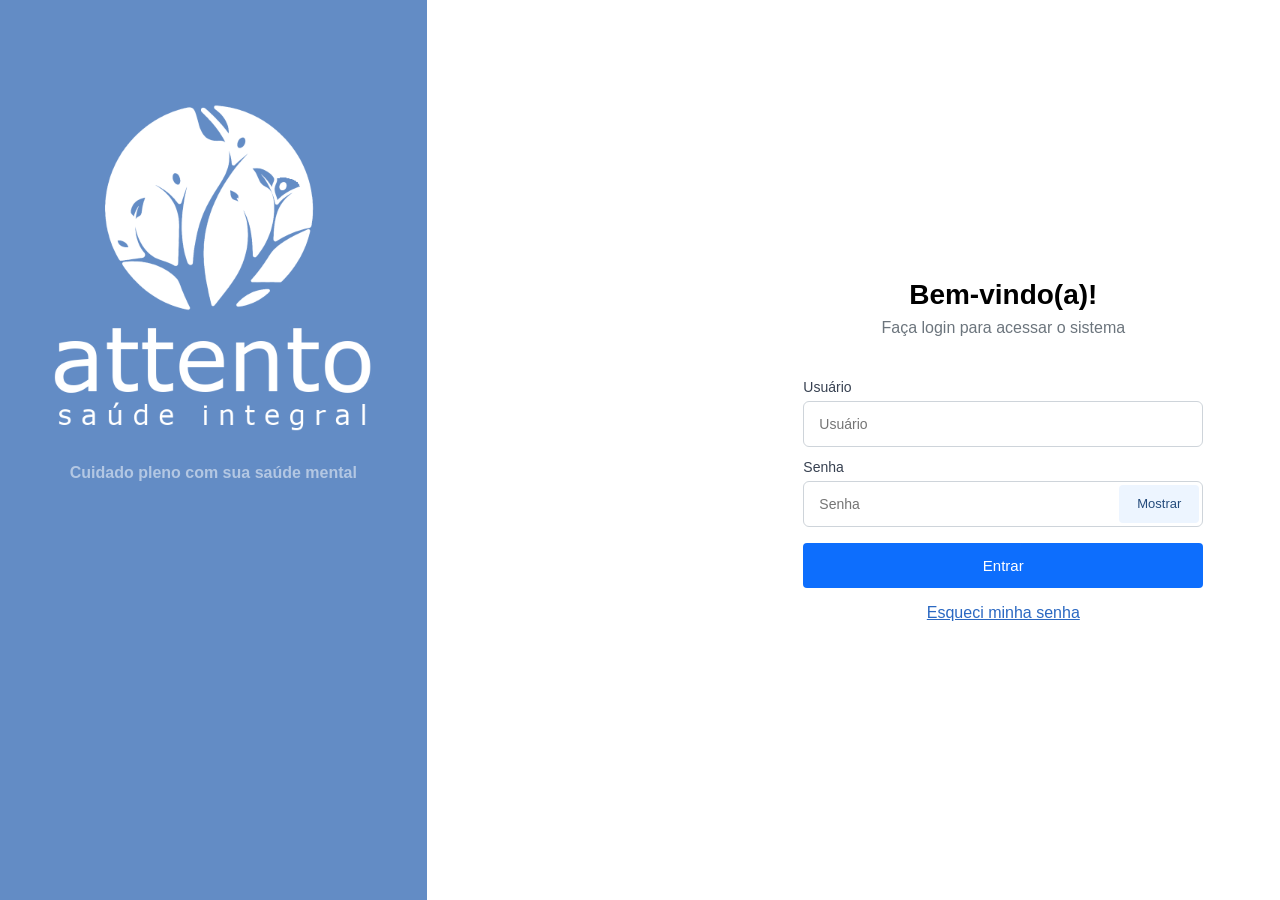
<file: index.html>
<!DOCTYPE html>
<html lang="pt-BR">
<head>
    <meta charset="UTF-8">
    <meta name="viewport" content="width=device-width, initial-scale=1.0">
    <title>Portal Attento</title>
    <link rel="stylesheet" href="style.css">
<script src="script.js" defer></script>
</head>
<body class="pagina-login">
    
    <div class="container">
        <!-- Left Panel -->
       <div class="lado-esquerdo" >
       <img src="assets/web-app-manifest-512x512-white.png" alt="Logo completa" class="img-fluid">
       <h4>Cuidado pleno com sua saúde mental</h4>
    </div>
    
       <svg class="lineart" >
        <image href="assets/web-app-manifest-512x512-white-lineart2.png" alt="Logo lineart"  /> 
       </svg>
          

        <!-- Right Panel -->
        <div class="lado-direito">
            <div class="login-box">
                <h2>Bem-vindo(a)!</h2>
                <p>Faça login para acessar o sistema</p>
                
                <form class="login-form" action="dashboard.html">
                    <label for="usuarioLogin">Usuário</label><input type="text" id="usuarioLogin" autocomplete="username" placeholder="Usuário" required>
                    <label for="senhaLogin">Senha</label><div class="campo-senha"><input type="password" id="senhaLogin" autocomplete="current-password" placeholder="Senha" required><button type="button" id="btnMostrarSenha" aria-controls="senhaLogin" aria-label="Mostrar senha" aria-pressed="false">Mostrar</button></div>
                    <button type="submit">Entrar</button><a href="#dialogRecuperacao" id="recuperarSenha" class="recuperar-senha" aria-haspopup="dialog" aria-controls="dialogRecuperacao">Esqueci minha senha</a>
                </form>
            </div>
        </div>
    </div>
<dialog id="dialogRecuperacao" class="modal" aria-labelledby="dialogRecuperacaoTitulo"><div class="modal-topo"><h2 id="dialogRecuperacaoTitulo">Recuperação de senha</h2><button type="button" class="fechar-modal" data-fechar="dialogRecuperacao" aria-label="Fechar Recuperação de senha">×</button></div><p>Para recuperar sua senha, entre em contato com o administrador do sistema.</p><form method="dialog" class="modal-botoes"><button class="botao-principal" autofocus>Entendi</button></form></dialog>
</body>
</html>
</file>
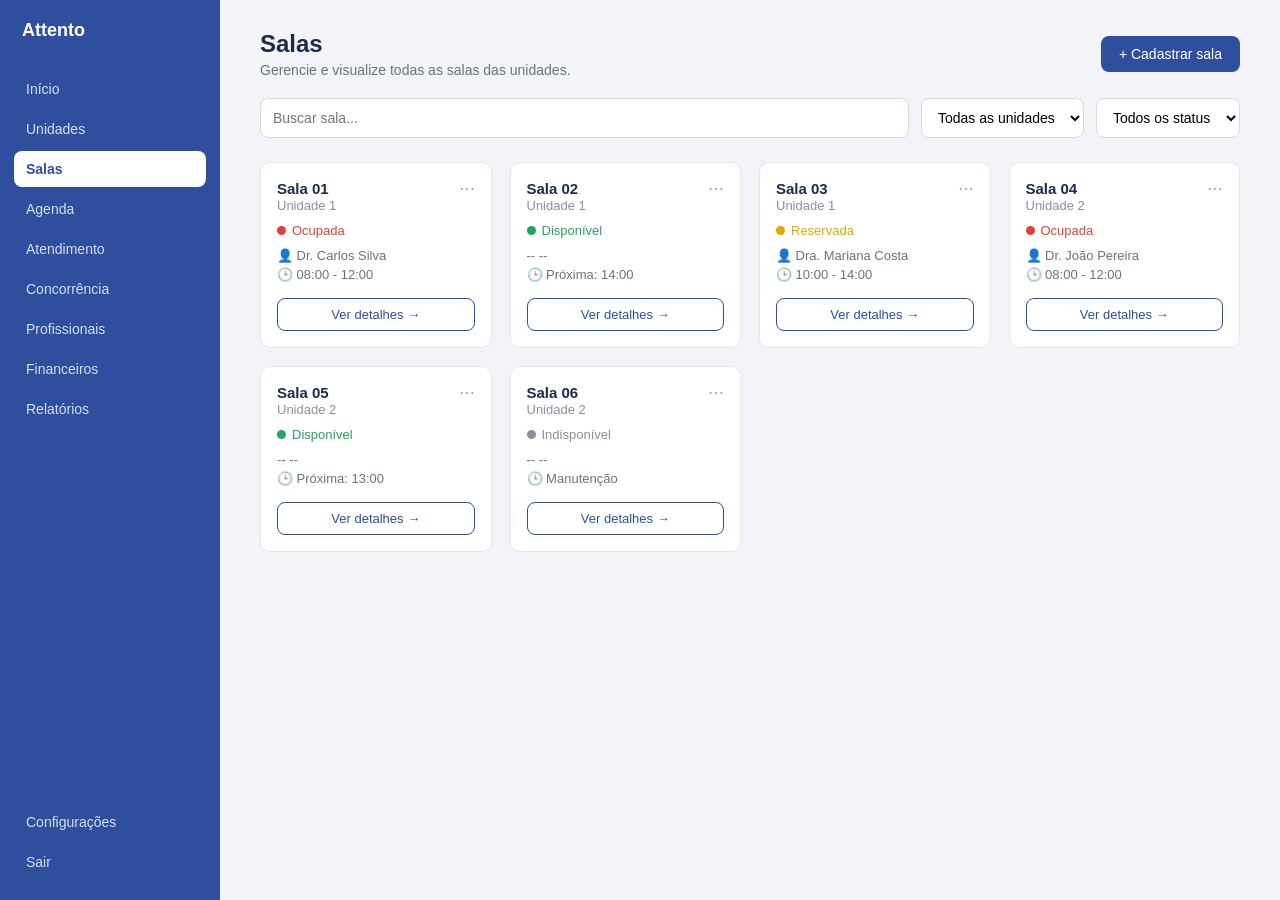
<file: salas/index.html>
<!DOCTYPE html>
<html lang="pt-br">
<head>
  <meta charset="UTF-8">
  <meta name="viewport" content="width=device-width, initial-scale=1.0">
  <title>Attento - Salas</title>
  <link rel="stylesheet" href="style.css">
</head>
<body>

  <div class="app">

    <!-- MENU LATERAL -->
    <aside class="menu">
      <div class="logo">
        <span class="logo-icone"></span>
        <span class="logo-texto">Attento</span>
      </div>

      <nav class="menu-lista">
        <!-- data-pagina serve pra gente saber em qual aba a pessoa clicou -->
        <button class="menu-item" data-pagina="inicio">Início</button>
        <button class="menu-item" data-pagina="unidades">Unidades</button>
        <button class="menu-item ativo" data-pagina="salas">Salas</button>
        <button class="menu-item" data-pagina="agenda">Agenda</button>
        <button class="menu-item" data-pagina="atendimento">Atendimento</button>
        <button class="menu-item" data-pagina="concorrencia">Concorrência</button>
        <button class="menu-item" data-pagina="profissionais">Profissionais</button>
        <button class="menu-item" data-pagina="financeiros">Financeiros</button>
        <button class="menu-item" data-pagina="relatorios">Relatórios</button>
      </nav>

      <div class="menu-rodape">
        <button class="menu-item" data-pagina="config">Configurações</button>
        <button class="menu-item" data-pagina="sair">Sair</button>
      </div>
    </aside>

    <!-- CONTEÚDO -->
    <main class="conteudo">

      <div class="topo-pagina">
        <div>
          <h1>Salas</h1>
          <p class="subtitulo">Gerencie e visualize todas as salas das unidades.</p>
        </div>
        <button id="btnNovaSala" class="botao-principal">+ Cadastrar sala</button>
      </div>

      <!-- FILTROS -->
      <div class="filtros">
        <input type="text" id="campoBusca" placeholder="Buscar sala...">

        <select id="filtroUnidade">
          <option value="todas">Todas as unidades</option>
          <option value="Unidade 1">Unidade 1</option>
          <option value="Unidade 2">Unidade 2</option>
        </select>

        <select id="filtroStatus">
          <option value="todos">Todos os status</option>
          <option value="Ocupada">Ocupada</option>
          <option value="Disponível">Disponível</option>
          <option value="Reservada">Reservada</option>
          <option value="Indisponível">Indisponível</option>
        </select>
      </div>

      <!-- AQUI ENTRAM OS CARDS DAS SALAS -->
      <div class="grade-salas" id="listaDeSalas">
        <!-- os cards são criados pelo script.js, olha lá o array "salas" -->
      </div>

    </main>
  </div>

  <!-- Um "modelo" de card, escondido, que o JS copia pra cada sala -->
  <template id="modeloCard">
    <div class="card-sala">
      <div class="card-topo">
        <h3 class="card-nome"></h3>
        <span class="card-menu">⋯</span>
      </div>
      <p class="card-unidade"></p>

      <div class="card-status">
        <span class="bolinha-status"></span>
        <span class="texto-status"></span>
      </div>

      <p class="card-profissional"></p>
      <p class="card-horario"></p>

      <button class="botao-detalhes">Ver detalhes →</button>
    </div>
  </template>

  <script src="script.js"></script>
</body>
</html>
</file>
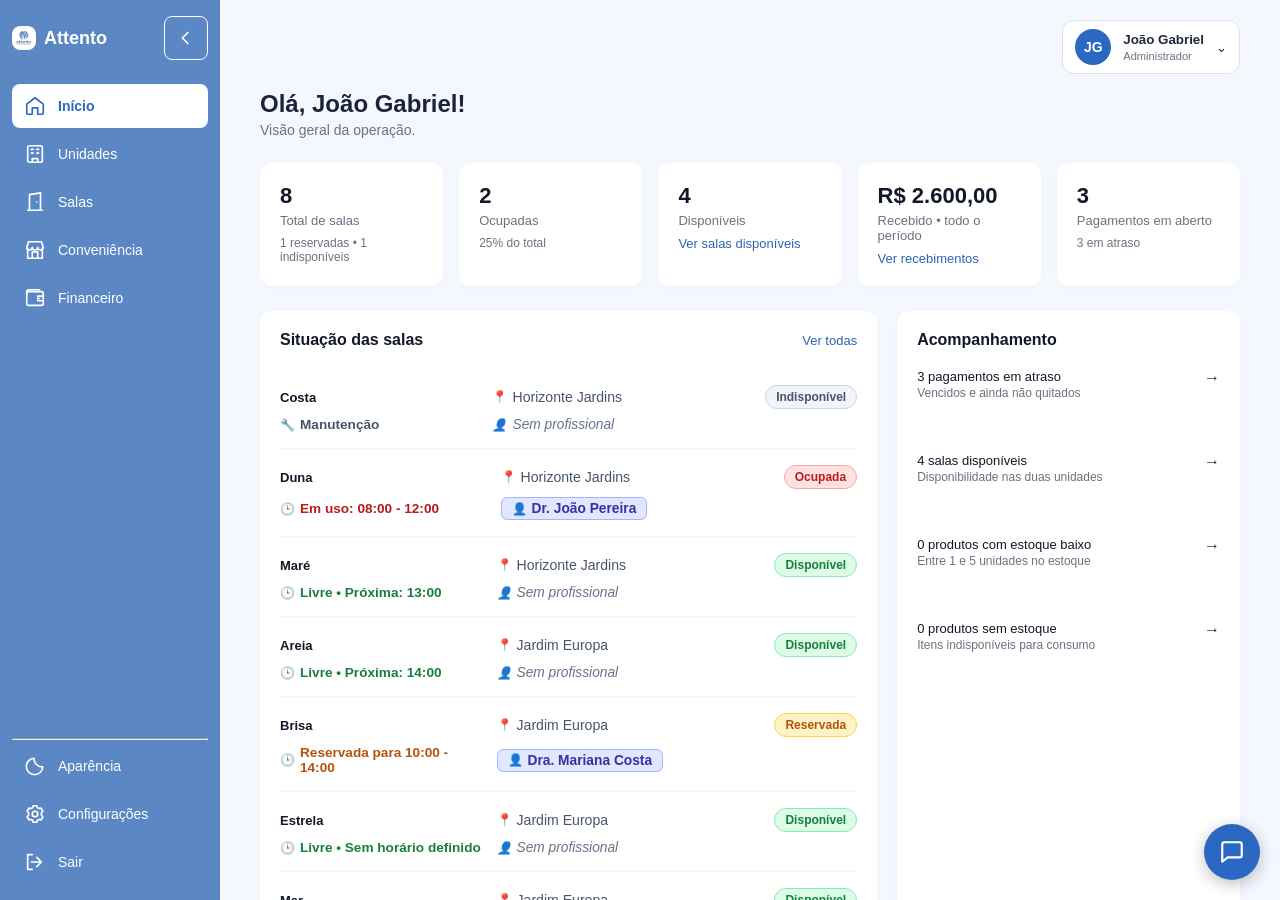
<file: dashboard.html>
<!DOCTYPE html>
<html lang="pt-BR">
<head>
    <meta charset="UTF-8">
    <meta name="viewport" content="width=device-width, initial-scale=1.0">
    <title>Dashboard</title>
    <link rel="stylesheet" href="style.css">
    <link rel="stylesheet" href="https://cdnjs.cloudflare.com/ajax/libs/font-awesome/6.4.0/css/all.min.css">
    <script src="script.js" defer></script>
</head>

<body class="has-sidebar pagina-dashboard">
    <div class="dashboard-container"> 
<!-- MENU LATERAL -->
  <!-- Sidebar -->
  <aside class="menu sidebar" id="menuLateral" aria-label="Menu lateral">
  <div class="sidebar-header"><button type="button" class="menu-movel-fechar" id="btnFecharMenuMovel" aria-label="Fechar menu">×</button>
    <a class="logo" href="dashboard.html" aria-label="Attento — início" title="Attento — início">
      <span class="logo-icone"><img src="assets/favicon-96x96.png" alt=""></span>
      <span class="menu-label">Attento</span>
    </a>
    <button type="button" id="btnRecolherMenu" class="sidebar-toggle" aria-label="Recolher menu" title="Recolher menu" aria-expanded="true" aria-controls="menuLateral"><svg class="sidebar-icon" viewBox="0 0 24 24" fill="none" stroke="currentColor" stroke-width="1.8" stroke-linecap="round" stroke-linejoin="round" aria-hidden="true" focusable="false"><path d="m14 6-6 6 6 6"/></svg></button>
  </div>
  <nav class="menu-lista" aria-label="Navegação principal">
    <a href="dashboard.html" class="menu-item" aria-label="Início" title="Início" aria-current="page"><svg class="sidebar-icon" viewBox="0 0 24 24" fill="none" stroke="currentColor" stroke-width="1.8" stroke-linecap="round" stroke-linejoin="round" aria-hidden="true" focusable="false"><path d="m3 10 9-7 9 7v10a1 1 0 0 1-1 1h-5v-7H9v7H4a1 1 0 0 1-1-1z"/></svg><span class="menu-label">Início</span></a>
    <a href="unidades.html" class="menu-item" aria-label="Unidades" title="Unidades"><svg class="sidebar-icon" viewBox="0 0 24 24" fill="none" stroke="currentColor" stroke-width="1.8" stroke-linecap="round" stroke-linejoin="round" aria-hidden="true" focusable="false"><rect x="4" y="3" width="16" height="18" rx="2"/><path d="M9 21v-4h6v4M8 7h2m4 0h2M8 11h2m4 0h2"/></svg><span class="menu-label">Unidades</span></a>
    <a href="salas.html" class="menu-item" aria-label="Salas" title="Salas"><svg class="sidebar-icon" viewBox="0 0 24 24" fill="none" stroke="currentColor" stroke-width="1.8" stroke-linecap="round" stroke-linejoin="round" aria-hidden="true" focusable="false"><path d="M4 21h16M6 21V4l12-2v19M14 12h.01"/></svg><span class="menu-label">Salas</span></a>
    <a href="conveniencia.html" class="menu-item" aria-label="Conveniência" title="Conveniência"><svg class="sidebar-icon" viewBox="0 0 24 24" fill="none" stroke="currentColor" stroke-width="1.8" stroke-linecap="round" stroke-linejoin="round" aria-hidden="true" focusable="false"><path d="m3 9 2-6h14l2 6M4 10v11h16V10M9 21v-7h6v7"/><path d="M3 9a3 3 0 0 0 6 0 3 3 0 0 0 6 0 3 3 0 0 0 6 0"/></svg><span class="menu-label">Conveniência</span></a>
    <a href="financeiro.html" class="menu-item" aria-label="Financeiro" title="Financeiro"><svg class="sidebar-icon" viewBox="0 0 24 24" fill="none" stroke="currentColor" stroke-width="1.8" stroke-linecap="round" stroke-linejoin="round" aria-hidden="true" focusable="false"><rect x="3" y="5" width="18" height="15" rx="2"/><path d="M3 7V5a2 2 0 0 1 2-2h12M21 10h-6v5h6M17 12.5h.01"/></svg><span class="menu-label">Financeiro</span></a>
  </nav>
  <div class="menu-rodape">
    <hr>
    <div class="theme-selector">
      <button type="button" class="menu-item" id="btnTema" aria-label="Aparência" title="Aparência" aria-expanded="false" aria-haspopup="true" aria-controls="menuTema">
        <svg class="sidebar-icon" viewBox="0 0 24 24" fill="none" stroke="currentColor" stroke-width="1.8" stroke-linecap="round" stroke-linejoin="round" aria-hidden="true" focusable="false"><path d="M20.5 13A9 9 0 0 1 11 3.5 9 9 0 1 0 20.5 13Z"/></svg><span id="textoTema" class="menu-label">Aparência</span>
      </button>
      <div class="theme-dropdown" id="menuTema" hidden>
        <button type="button" class="theme-option" data-theme="system"><span aria-hidden="true">◐</span><span>Automático</span><span class="theme-check"></span></button>
<button type="button" class="theme-option" data-theme="light"><span aria-hidden="true">☀️</span><span>Claro</span><span class="theme-check"></span></button>
        <button type="button" class="theme-option" data-theme="dark"><span aria-hidden="true">🌙</span><span>Escuro</span><span class="theme-check"></span></button>
      </div>
    </div>
    <button type="button" class="menu-item" id="btnConfiguracoes" data-pagina="config" aria-label="Configurações" title="Configurações" aria-haspopup="dialog" aria-controls="dialogConfiguracoes"><svg class="sidebar-icon" viewBox="0 0 24 24" fill="none" stroke="currentColor" stroke-width="1.8" stroke-linecap="round" stroke-linejoin="round" aria-hidden="true" focusable="false"><path d="m10 3-.6 2.2-2 .9-2-.6-2 3.5 1.6 1.6v2.8L3.4 15l2 3.5 2-.6 2 .9.6 2.2h4l.6-2.2 2-.9 2 .6 2-3.5-1.6-1.6v-2.8L20.6 9l-2-3.5-2 .6-2-.9L14 3Z"/><circle cx="12" cy="12" r="3"/></svg><span class="menu-label">Configurações</span></button>
    <a href="index.html" class="menu-item" data-pagina="sair" aria-label="Sair" title="Sair"><svg class="sidebar-icon" viewBox="0 0 24 24" fill="none" stroke="currentColor" stroke-width="1.8" stroke-linecap="round" stroke-linejoin="round" aria-hidden="true" focusable="false"><path d="M9 4H4v16h5m5-13 5 5-5 5m-6-5h11"/></svg><span class="menu-label">Sair</span></a>
  </div>
</aside>

<!-- Main Content -->
  <main class="main-content">     
    <!-- Header -->
    <header class="barra-usuario"><button type="button" id="btnMenuMovel" class="menu-movel-toggle" aria-controls="menuLateral" aria-expanded="false"><span aria-hidden="true">☰</span> Menu</button><button type="button" id="btnUsuario" class="usuario-botao" aria-haspopup="dialog" aria-controls="dialogUsuario"><span class="avatar" aria-hidden="true">JG</span><span><strong data-nome-usuario>João Gabriel</strong><small>Administrador</small></span><span aria-hidden="true">⌄</span></button></header>
<section class="page-header"><h1 data-saudacao-usuario>Olá, João Gabriel!</h1><p>Visão geral da operação.</p></section>
<section class="kpi-cards" aria-label="Indicadores da operação">
  <div class="card kpi-card"><div class="kpi-value" id="kpiTotalSalas">—</div><div class="kpi-label">Total de salas</div><div class="kpi-subtext" id="kpiOutrosStatus"></div></div>
  <div class="card kpi-card"><div class="kpi-value" id="kpiOcupadas">—</div><div class="kpi-label">Ocupadas</div><div class="kpi-subtext" id="kpiOcupacao"></div></div>
  <div class="card kpi-card"><div class="kpi-value" id="kpiDisponiveis">—</div><div class="kpi-label">Disponíveis</div><a class="view-all" href="salas.html?status=Dispon%C3%ADvel">Ver salas disponíveis</a></div>
  <div class="card kpi-card"><div class="kpi-value" id="kpiRecebido">—</div><div class="kpi-label">Recebido • todo o período</div><a class="view-all" href="financeiro.html?status=Pago">Ver recebimentos</a></div>
  <div class="card kpi-card"><div class="kpi-value" id="kpiPendentes">—</div><div class="kpi-label">Pagamentos em aberto</div><div class="kpi-subtext" id="kpiAtrasados"></div></div>
</section>
<section class="bottom-grid">
  <div class="card agenda-card"><div class="card-header"><h2>Situação das salas</h2><a href="salas.html" class="view-all">Ver todas</a></div><div id="agendaDashboard" class="agenda-list"></div></div>
  <div class="card pendencias-card"><div class="card-header"><h2>Acompanhamento</h2></div><div id="pendenciasDashboard" class="pendencias-list"></div></div>
</section>
</main>
    </div>

  <dialog id="dialogConfiguracoes" class="modal modal-configuracoes" aria-labelledby="tituloConfiguracoes">
  <div class="modal-topo"><h2 id="tituloConfiguracoes">Configurações</h2><button type="button" class="fechar-modal" data-fechar="dialogConfiguracoes" aria-label="Fechar configurações">×</button></div>
  <form id="formConfiguracoes">
    <p id="erroConfiguracoes" class="erro-formulario" role="alert" hidden></p>
    <section class="config-secao" aria-labelledby="configAparenciaTitulo">
      <h3 id="configAparenciaTitulo">Aparência</h3>
      <label for="configTema">Tema</label><select id="configTema"><option value="system">Automático — acompanhar o dispositivo</option><option value="light">Claro</option><option value="dark">Escuro</option></select>
    </section>
    <section class="config-secao" aria-labelledby="configUsuarioTitulo">
      <h3 id="configUsuarioTitulo">Dados do usuário</h3>
      <label for="configNome">Nome</label><input id="configNome" type="text" maxlength="80" required autocomplete="name">
      <div class="config-foto-linha"><span id="configFotoPreview" class="config-foto-preview" aria-label="Prévia da foto"></span><div>
        <label for="configFoto">Alterar foto</label><input id="configFoto" type="file" accept="image/jpeg,image/png,image/webp" aria-describedby="configFotoAjuda">
        <p id="configFotoAjuda" class="config-ajuda">JPG, PNG ou WebP de até 2 MB.</p><button type="button" class="botao-secundario" id="btnRemoverFoto">Remover foto</button>
      </div></div>
    </section>
    <div class="modal-botoes"><button type="button" class="botao-cancelar" data-fechar="dialogConfiguracoes">Cancelar</button><button type="submit" class="botao-principal" id="btnSalvarConfiguracoes">Salvar alterações</button></div>
  </form>
  <section class="config-secao config-restauracao" aria-labelledby="configRestauracaoTitulo">
    <h3 id="configRestauracaoTitulo">Restauração de dados</h3><p class="config-ajuda">Escolha os dados que deseja restaurar. Cada ação pede confirmação e recarrega a página.</p>
    <div class="config-acoes"><button type="button" class="botao-secundario" id="btnRestaurarSalas">Restaurar salas</button><button type="button" class="botao-secundario" id="btnRestaurarConveniencia">Restaurar Conveniência</button></div>
    <p id="resultadoRestauracao" role="status"></p>
  </section>
  <section class="config-secao" aria-labelledby="configSuporteTitulo"><h3 id="configSuporteTitulo">Suporte técnico</h3><p class="config-ajuda">Descreva o problema e gere um arquivo para encaminhar ao suporte.</p><button type="button" class="botao-secundario" id="btnAbrirChamado" aria-haspopup="dialog" aria-controls="dialogSuporte">Abrir chamado</button></section>
</dialog>
<dialog id="dialogSuporte" class="modal modal-suporte" aria-labelledby="tituloSuporte">
 <div class="modal-topo"><h2 id="tituloSuporte">Abrir chamado — Suporte técnico</h2><button type="button" class="fechar-modal" data-fechar="dialogSuporte" aria-label="Fechar suporte técnico">×</button></div>
 <p class="config-ajuda">Preencha os dados e baixe o chamado para encaminhá-lo à equipe de suporte. O arquivo não é enviado automaticamente.</p>
 <form id="formSuporte"><p id="erroSuporte" class="erro-formulario" role="alert" hidden></p>
  <label for="suporteCategoria">Categoria</label><select id="suporteCategoria"><option value="Erro de funcionamento">Erro de funcionamento</option><option value="Dúvida de uso">Dúvida de uso</option><option value="Sugestão de melhoria">Sugestão de melhoria</option><option value="Outro">Outro</option></select>
  <label for="suporteAssunto">Assunto</label><input id="suporteAssunto" type="text" required maxlength="120">
  <label for="suporteDescricao">Descrição</label><textarea id="suporteDescricao" rows="5" required maxlength="3000" placeholder="Explique o que aconteceu e como reproduzir o problema."></textarea>
  <p id="resultadoSuporte" role="status"></p>
  <div class="modal-botoes"><button type="button" class="botao-cancelar" data-fechar="dialogSuporte">Cancelar</button><button type="submit" class="botao-principal">Baixar chamado</button></div>
 </form>
</dialog>
<dialog id="dialogDescartar" class="modal" aria-labelledby="tituloDescartar"><div class="modal-topo"><h2 id="tituloDescartar">Descartar alterações?</h2></div><p>Há alterações não salvas. Deseja descartá-las?</p><form method="dialog" class="modal-botoes"><button class="botao-cancelar" value="continuar" autofocus>Continuar editando</button><button class="botao-principal" value="descartar">Descartar</button></form></dialog>


<dialog id="dialogUsuario" class="modal" aria-labelledby="dialogUsuarioTitulo"><div class="modal-topo"><h2 id="dialogUsuarioTitulo">Usuário</h2><button type="button" class="fechar-modal" data-fechar="dialogUsuario" aria-label="Fechar Usuário">×</button></div><div class="perfil-foto" data-foto-usuario></div><dl class="perfil-dados"><dt>Nome</dt><dd data-nome-usuario>João Gabriel</dd><dt>Perfil</dt><dd>Administrador</dd></dl><form method="dialog" class="modal-botoes"><button class="botao-principal" autofocus>Fechar</button></form></dialog>
<dialog id="dialogConfirmacao" class="modal" aria-labelledby="dialogConfirmacaoTitulo"><div class="modal-topo"><h2 id="dialogConfirmacaoTitulo">Confirmar exclusão</h2><button type="button" class="fechar-modal" data-fechar="dialogConfirmacao" aria-label="Fechar Confirmar exclusão">×</button></div><p id="textoConfirmacao"></p><form method="dialog" class="modal-botoes"><button class="botao-cancelar" value="cancelar" autofocus>Cancelar</button><button class="botao-principal" value="confirmar">Excluir</button></form></dialog>
<div id="mensagensSistema" class="mensagens-sistema" role="status" aria-live="polite" aria-atomic="true"></div><div id="acoesDesfazer" class="acoes-desfazer" aria-label="Exclusões que podem ser desfeitas"></div>
<button type="button" id="fundoMenuMovel" class="fundo-menu-movel" aria-label="Fechar menu" tabindex="-1" hidden></button>
</body>
</html>
</file>
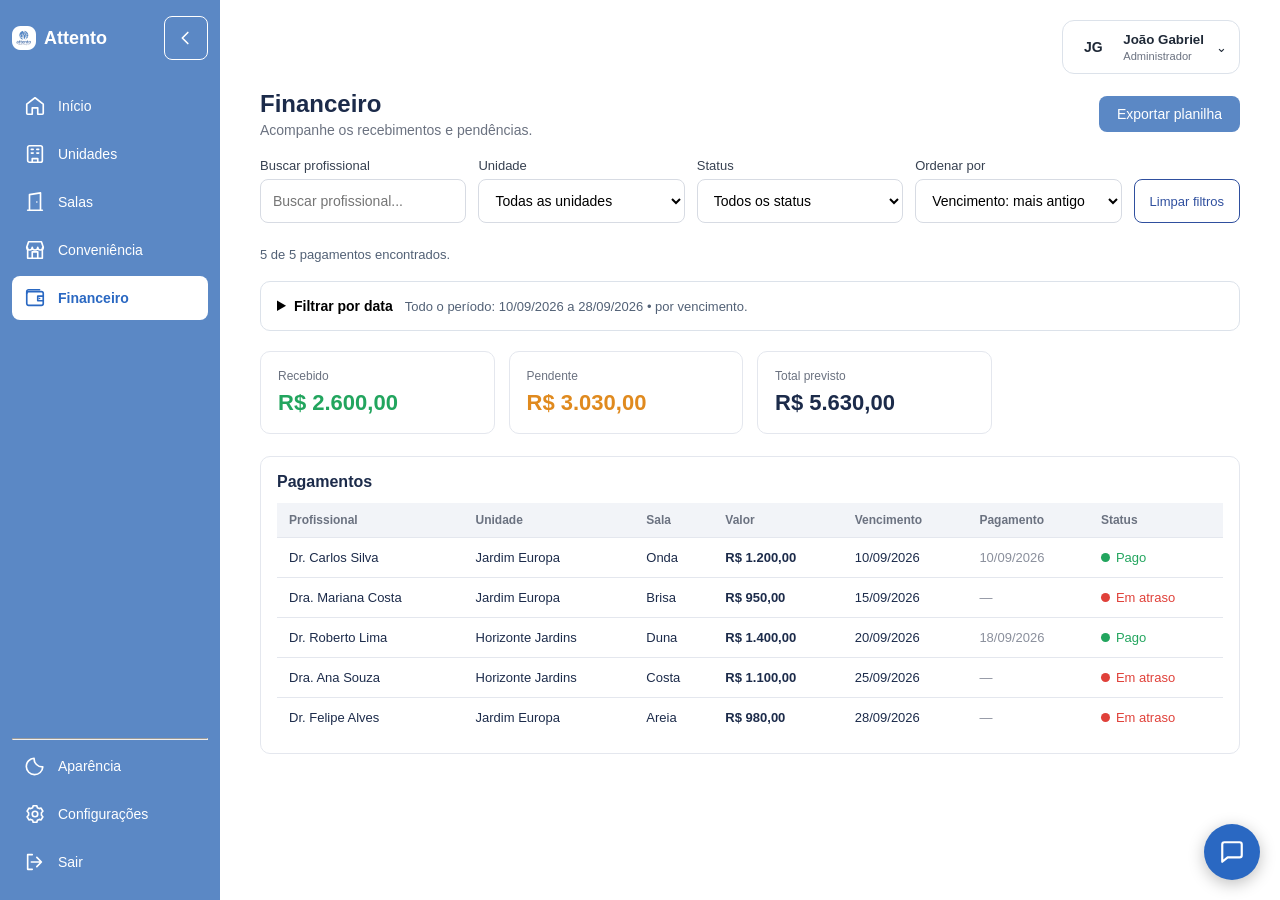
<file: financeiro.html>
<!DOCTYPE html>
<html lang="pt-br">
<head>
  <meta charset="UTF-8">
  <meta name="viewport" content="width=device-width, initial-scale=1.0">
  <title>Attento - Financeiro</title>
  <link rel="stylesheet" href="style.css">
    <script src="script.js" defer></script>
</head>
<body class="has-sidebar">
  <div class="app">

<!-- MENU LATERAL -->
    <aside class="menu sidebar" id="menuLateral" aria-label="Menu lateral">
  <div class="sidebar-header"><button type="button" class="menu-movel-fechar" id="btnFecharMenuMovel" aria-label="Fechar menu">×</button>
    <a class="logo" href="dashboard.html" aria-label="Attento — início" title="Attento — início">
      <span class="logo-icone"><img src="assets/favicon-96x96.png" alt=""></span>
      <span class="menu-label">Attento</span>
    </a>
    <button type="button" id="btnRecolherMenu" class="sidebar-toggle" aria-label="Recolher menu" title="Recolher menu" aria-expanded="true" aria-controls="menuLateral"><svg class="sidebar-icon" viewBox="0 0 24 24" fill="none" stroke="currentColor" stroke-width="1.8" stroke-linecap="round" stroke-linejoin="round" aria-hidden="true" focusable="false"><path d="m14 6-6 6 6 6"/></svg></button>
  </div>
  <nav class="menu-lista" aria-label="Navegação principal">
    <a href="dashboard.html" class="menu-item" aria-label="Início" title="Início"><svg class="sidebar-icon" viewBox="0 0 24 24" fill="none" stroke="currentColor" stroke-width="1.8" stroke-linecap="round" stroke-linejoin="round" aria-hidden="true" focusable="false"><path d="m3 10 9-7 9 7v10a1 1 0 0 1-1 1h-5v-7H9v7H4a1 1 0 0 1-1-1z"/></svg><span class="menu-label">Início</span></a>
    <a href="unidades.html" class="menu-item" aria-label="Unidades" title="Unidades"><svg class="sidebar-icon" viewBox="0 0 24 24" fill="none" stroke="currentColor" stroke-width="1.8" stroke-linecap="round" stroke-linejoin="round" aria-hidden="true" focusable="false"><rect x="4" y="3" width="16" height="18" rx="2"/><path d="M9 21v-4h6v4M8 7h2m4 0h2M8 11h2m4 0h2"/></svg><span class="menu-label">Unidades</span></a>
    <a href="salas.html" class="menu-item" aria-label="Salas" title="Salas"><svg class="sidebar-icon" viewBox="0 0 24 24" fill="none" stroke="currentColor" stroke-width="1.8" stroke-linecap="round" stroke-linejoin="round" aria-hidden="true" focusable="false"><path d="M4 21h16M6 21V4l12-2v19M14 12h.01"/></svg><span class="menu-label">Salas</span></a>
    <a href="conveniencia.html" class="menu-item" aria-label="Conveniência" title="Conveniência"><svg class="sidebar-icon" viewBox="0 0 24 24" fill="none" stroke="currentColor" stroke-width="1.8" stroke-linecap="round" stroke-linejoin="round" aria-hidden="true" focusable="false"><path d="m3 9 2-6h14l2 6M4 10v11h16V10M9 21v-7h6v7"/><path d="M3 9a3 3 0 0 0 6 0 3 3 0 0 0 6 0 3 3 0 0 0 6 0"/></svg><span class="menu-label">Conveniência</span></a>
    <a href="financeiro.html" class="menu-item" aria-label="Financeiro" title="Financeiro" aria-current="page"><svg class="sidebar-icon" viewBox="0 0 24 24" fill="none" stroke="currentColor" stroke-width="1.8" stroke-linecap="round" stroke-linejoin="round" aria-hidden="true" focusable="false"><rect x="3" y="5" width="18" height="15" rx="2"/><path d="M3 7V5a2 2 0 0 1 2-2h12M21 10h-6v5h6M17 12.5h.01"/></svg><span class="menu-label">Financeiro</span></a>
  </nav>
  <div class="menu-rodape">
    <hr>
    <div class="theme-selector">
      <button type="button" class="menu-item" id="btnTema" aria-label="Aparência" title="Aparência" aria-expanded="false" aria-haspopup="true" aria-controls="menuTema">
        <svg class="sidebar-icon" viewBox="0 0 24 24" fill="none" stroke="currentColor" stroke-width="1.8" stroke-linecap="round" stroke-linejoin="round" aria-hidden="true" focusable="false"><path d="M20.5 13A9 9 0 0 1 11 3.5 9 9 0 1 0 20.5 13Z"/></svg><span id="textoTema" class="menu-label">Aparência</span>
      </button>
      <div class="theme-dropdown" id="menuTema" hidden>
        <button type="button" class="theme-option" data-theme="system"><span aria-hidden="true">◐</span><span>Automático</span><span class="theme-check"></span></button>
<button type="button" class="theme-option" data-theme="light"><span aria-hidden="true">☀️</span><span>Claro</span><span class="theme-check"></span></button>
        <button type="button" class="theme-option" data-theme="dark"><span aria-hidden="true">🌙</span><span>Escuro</span><span class="theme-check"></span></button>
      </div>
    </div>
    <button type="button" class="menu-item" id="btnConfiguracoes" data-pagina="config" aria-label="Configurações" title="Configurações" aria-haspopup="dialog" aria-controls="dialogConfiguracoes"><svg class="sidebar-icon" viewBox="0 0 24 24" fill="none" stroke="currentColor" stroke-width="1.8" stroke-linecap="round" stroke-linejoin="round" aria-hidden="true" focusable="false"><path d="m10 3-.6 2.2-2 .9-2-.6-2 3.5 1.6 1.6v2.8L3.4 15l2 3.5 2-.6 2 .9.6 2.2h4l.6-2.2 2-.9 2 .6 2-3.5-1.6-1.6v-2.8L20.6 9l-2-3.5-2 .6-2-.9L14 3Z"/><circle cx="12" cy="12" r="3"/></svg><span class="menu-label">Configurações</span></button>
    <a href="index.html" class="menu-item" data-pagina="sair" aria-label="Sair" title="Sair"><svg class="sidebar-icon" viewBox="0 0 24 24" fill="none" stroke="currentColor" stroke-width="1.8" stroke-linecap="round" stroke-linejoin="round" aria-hidden="true" focusable="false"><path d="M9 4H4v16h5m5-13 5 5-5 5m-6-5h11"/></svg><span class="menu-label">Sair</span></a>
  </div>
</aside>

    <!-- CONTEÚDO -->
    <main class="conteudo">
<header class="barra-usuario"><button type="button" id="btnMenuMovel" class="menu-movel-toggle" aria-controls="menuLateral" aria-expanded="false"><span aria-hidden="true">☰</span> Menu</button><button type="button" id="btnUsuario" class="usuario-botao" aria-haspopup="dialog" aria-controls="dialogUsuario"><span class="avatar" aria-hidden="true">JG</span><span><strong data-nome-usuario>João Gabriel</strong><small>Administrador</small></span><span aria-hidden="true">⌄</span></button></header>
<div class="topo-pagina">
        <div>
          <h1>Financeiro</h1>
          <p class="subtitulo">Acompanhe os recebimentos e pendências.</p>
        </div>
        <button id="btnExportar" class="botao-principal">Exportar planilha</button>
      </div>

      <!-- FILTROS -->
      <div class="filtros">
        <label>Buscar profissional<input type="text" id="campoBusca" placeholder="Buscar profissional..."></label>

        <label>Unidade<select id="filtroUnidade">
          <option value="todas">Todas as unidades</option>
          <option value="Unidade 1">Jardim Europa</option>
          <option value="Unidade 2">Horizonte Jardins</option>
        </select></label>

        <label>Status<select id="filtroStatus">
          <option value="todos">Todos os status</option>
          <option value="Pago">Pago</option>
          <option value="Pendente">Pendente</option>
          <option value="Em atraso">Em atraso</option>
        </select></label><label>Ordenar por<select id="ordenacao"><option value="data">Vencimento: mais antigo</option><option value="data-desc">Vencimento: mais recente</option><option value="nome">Profissional: A–Z</option><option value="valor">Valor: menor primeiro</option><option value="valor-desc">Valor: maior primeiro</option></select></label><button type="button" class="botao-secundario" id="btnLimparFiltros">Limpar filtros</button>
      </div>
<p id="contadorResultados" class="contador-resultados" role="status"></p>

<details class="filtro-periodo filtro-periodo-retratil"><summary><span class="titulo-filtro-periodo">Filtrar por data</span><span id="periodoConsiderado" class="periodo-texto" role="status"></span></summary><div class="periodo-controles"><div class="filtros"><label>Vencimento a partir de<input type="date" id="dataInicio"></label><label>Vencimento até<input type="date" id="dataFim"></label></div><p id="erroPeriodo" class="erro-formulario" role="alert" hidden></p></div></details>
      <!-- RESUMO (os valores são calculados pelo script.js (parte FINANCEIRO)) -->
      <div class="resumo">
        <div class="card-resumo">
          <p class="resumo-titulo">Recebido</p>
          <p class="resumo-valor status-pago" id="valorRecebido">R$ 0</p>
        </div>

        <div class="card-resumo">
          <p class="resumo-titulo">Pendente</p>
          <p class="resumo-valor status-pendente" id="valorPendente">R$ 0</p>
        </div>

        <div class="card-resumo">
          <p class="resumo-titulo">Total previsto</p>
          <p class="resumo-valor" id="valorPrevisto">R$ 0</p>
        </div>
      </div>

      <!-- TABELA DE PAGAMENTOS -->
      <p class="dica-tabela">Deslize a tabela para ver todas as colunas.</p><div class="card-tabela" role="region" aria-label="Tabela de Pagamentos" tabindex="0">
        <h2>Pagamentos</h2>

        <table class="tabela">
          <thead>
            <tr>
              <th>Profissional</th>
              <th>Unidade</th>
              <th>Sala</th>
              <th>Valor</th>
              <th>Vencimento</th>
              <th>Pagamento</th>
              <th>Status</th>
            </tr>
          </thead>
          <tbody id="listaDePagamentos">
            <!-- as linhas são criadas pelo script.js (parte FINANCEIRO), olha lá o array "pagamentos" -->
          </tbody>
        </table>
      </div>

    </main>
  </div>

  <!-- Um "modelo" de linha, escondido, que o JS copia pra cada pagamento -->
  <template id="modeloLinha">
    <tr>
      <td class="col-profissional"></td>
      <td class="col-unidade"></td>
      <td class="col-sala"></td>
      <td class="col-valor"></td>
      <td class="col-vencimento"></td>
      <td class="col-pagamento"></td>
      <td>
        <span class="linha-status">
          <span class="bolinha-status"></span>
          <span class="texto-status"></span>
        </span>
      </td>
    </tr>
  </template>

  <!-- Linha que o JS mostra quando o filtro não encontra nenhum pagamento -->
  <template id="modeloVazio">
    <tr>
      <td colspan="7">Nenhum pagamento encontrado com esse filtro.</td>
    </tr>
  </template>

  <dialog id="dialogConfiguracoes" class="modal modal-configuracoes" aria-labelledby="tituloConfiguracoes">
  <div class="modal-topo"><h2 id="tituloConfiguracoes">Configurações</h2><button type="button" class="fechar-modal" data-fechar="dialogConfiguracoes" aria-label="Fechar configurações">×</button></div>
  <form id="formConfiguracoes">
    <p id="erroConfiguracoes" class="erro-formulario" role="alert" hidden></p>
    <section class="config-secao" aria-labelledby="configAparenciaTitulo">
      <h3 id="configAparenciaTitulo">Aparência</h3>
      <label for="configTema">Tema</label><select id="configTema"><option value="system">Automático — acompanhar o dispositivo</option><option value="light">Claro</option><option value="dark">Escuro</option></select>
    </section>
    <section class="config-secao" aria-labelledby="configUsuarioTitulo">
      <h3 id="configUsuarioTitulo">Dados do usuário</h3>
      <label for="configNome">Nome</label><input id="configNome" type="text" maxlength="80" required autocomplete="name">
      <div class="config-foto-linha"><span id="configFotoPreview" class="config-foto-preview" aria-label="Prévia da foto"></span><div>
        <label for="configFoto">Alterar foto</label><input id="configFoto" type="file" accept="image/jpeg,image/png,image/webp" aria-describedby="configFotoAjuda">
        <p id="configFotoAjuda" class="config-ajuda">JPG, PNG ou WebP de até 2 MB.</p><button type="button" class="botao-secundario" id="btnRemoverFoto">Remover foto</button>
      </div></div>
    </section>
    <div class="modal-botoes"><button type="button" class="botao-cancelar" data-fechar="dialogConfiguracoes">Cancelar</button><button type="submit" class="botao-principal" id="btnSalvarConfiguracoes">Salvar alterações</button></div>
  </form>
  <section class="config-secao config-restauracao" aria-labelledby="configRestauracaoTitulo">
    <h3 id="configRestauracaoTitulo">Restauração de dados</h3><p class="config-ajuda">Escolha os dados que deseja restaurar. Cada ação pede confirmação e recarrega a página.</p>
    <div class="config-acoes"><button type="button" class="botao-secundario" id="btnRestaurarSalas">Restaurar salas</button><button type="button" class="botao-secundario" id="btnRestaurarConveniencia">Restaurar Conveniência</button></div>
    <p id="resultadoRestauracao" role="status"></p>
  </section>
  <section class="config-secao" aria-labelledby="configSuporteTitulo"><h3 id="configSuporteTitulo">Suporte técnico</h3><p class="config-ajuda">Descreva o problema e gere um arquivo para encaminhar ao suporte.</p><button type="button" class="botao-secundario" id="btnAbrirChamado" aria-haspopup="dialog" aria-controls="dialogSuporte">Abrir chamado</button></section>
</dialog>
<dialog id="dialogSuporte" class="modal modal-suporte" aria-labelledby="tituloSuporte">
 <div class="modal-topo"><h2 id="tituloSuporte">Abrir chamado — Suporte técnico</h2><button type="button" class="fechar-modal" data-fechar="dialogSuporte" aria-label="Fechar suporte técnico">×</button></div>
 <p class="config-ajuda">Preencha os dados e baixe o chamado para encaminhá-lo à equipe de suporte. O arquivo não é enviado automaticamente.</p>
 <form id="formSuporte"><p id="erroSuporte" class="erro-formulario" role="alert" hidden></p>
  <label for="suporteCategoria">Categoria</label><select id="suporteCategoria"><option value="Erro de funcionamento">Erro de funcionamento</option><option value="Dúvida de uso">Dúvida de uso</option><option value="Sugestão de melhoria">Sugestão de melhoria</option><option value="Outro">Outro</option></select>
  <label for="suporteAssunto">Assunto</label><input id="suporteAssunto" type="text" required maxlength="120">
  <label for="suporteDescricao">Descrição</label><textarea id="suporteDescricao" rows="5" required maxlength="3000" placeholder="Explique o que aconteceu e como reproduzir o problema."></textarea>
  <p id="resultadoSuporte" role="status"></p>
  <div class="modal-botoes"><button type="button" class="botao-cancelar" data-fechar="dialogSuporte">Cancelar</button><button type="submit" class="botao-principal">Baixar chamado</button></div>
 </form>
</dialog>
<dialog id="dialogDescartar" class="modal" aria-labelledby="tituloDescartar"><div class="modal-topo"><h2 id="tituloDescartar">Descartar alterações?</h2></div><p>Há alterações não salvas. Deseja descartá-las?</p><form method="dialog" class="modal-botoes"><button class="botao-cancelar" value="continuar" autofocus>Continuar editando</button><button class="botao-principal" value="descartar">Descartar</button></form></dialog>


<dialog id="dialogUsuario" class="modal" aria-labelledby="dialogUsuarioTitulo"><div class="modal-topo"><h2 id="dialogUsuarioTitulo">Usuário</h2><button type="button" class="fechar-modal" data-fechar="dialogUsuario" aria-label="Fechar Usuário">×</button></div><div class="perfil-foto" data-foto-usuario></div><dl class="perfil-dados"><dt>Nome</dt><dd data-nome-usuario>João Gabriel</dd><dt>Perfil</dt><dd>Administrador</dd></dl><form method="dialog" class="modal-botoes"><button class="botao-principal" autofocus>Fechar</button></form></dialog>
<dialog id="dialogConfirmacao" class="modal" aria-labelledby="dialogConfirmacaoTitulo"><div class="modal-topo"><h2 id="dialogConfirmacaoTitulo">Confirmar exclusão</h2><button type="button" class="fechar-modal" data-fechar="dialogConfirmacao" aria-label="Fechar Confirmar exclusão">×</button></div><p id="textoConfirmacao"></p><form method="dialog" class="modal-botoes"><button class="botao-cancelar" value="cancelar" autofocus>Cancelar</button><button class="botao-principal" value="confirmar">Excluir</button></form></dialog>
<div id="mensagensSistema" class="mensagens-sistema" role="status" aria-live="polite" aria-atomic="true"></div><div id="acoesDesfazer" class="acoes-desfazer" aria-label="Exclusões que podem ser desfeitas"></div>
<button type="button" id="fundoMenuMovel" class="fundo-menu-movel" aria-label="Fechar menu" tabindex="-1" hidden></button>
</body>
</html>
</file>
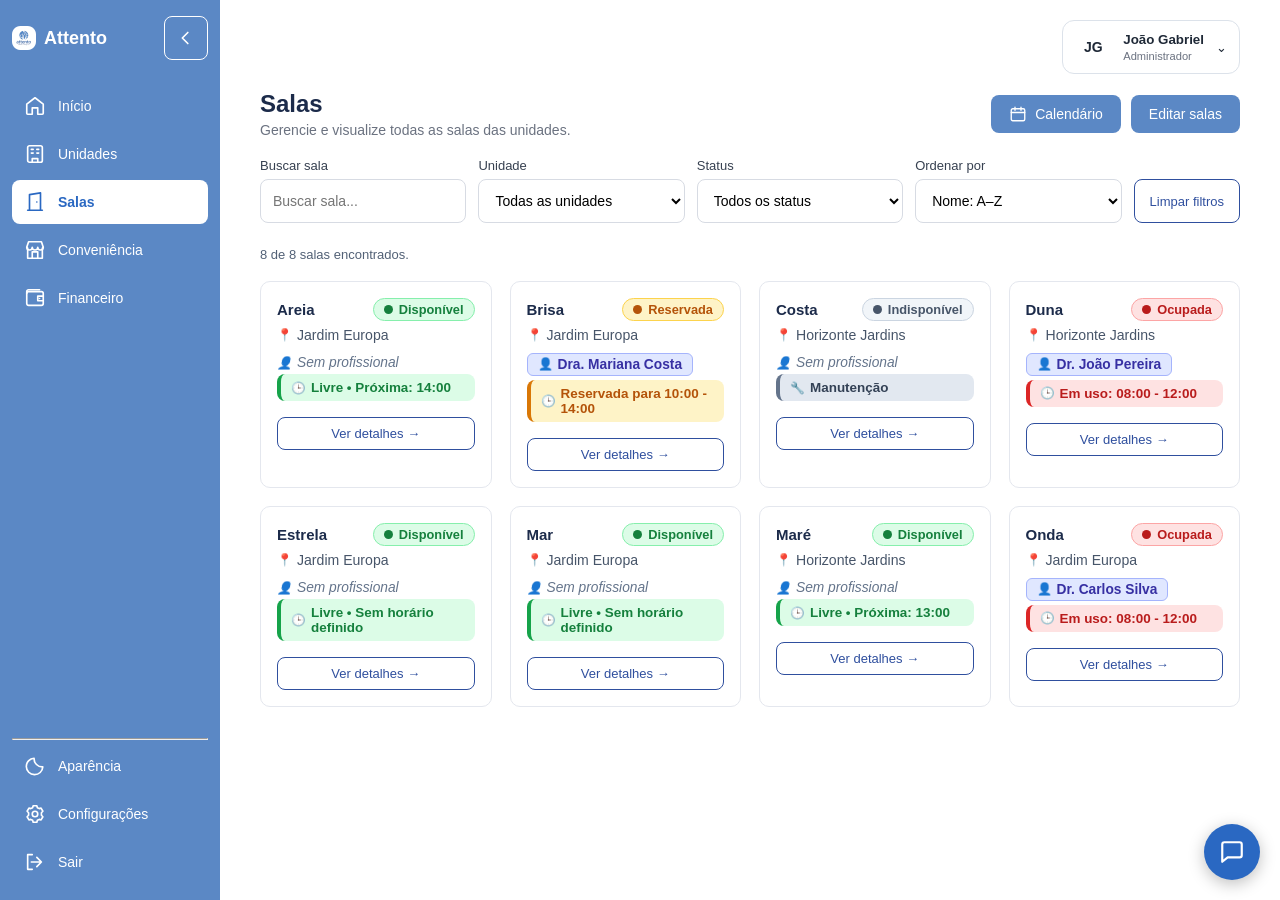
<file: salas.html>
<!DOCTYPE html>
<html lang="pt-br">
<head>
  <meta charset="UTF-8">
  <meta name="viewport" content="width=device-width, initial-scale=1.0">
  <title>Attento - Salas</title>
  <link rel="stylesheet" href="style.css">
    <script src="script.js" defer></script>
</head>
<body class="has-sidebar">

  <div class="app">
    <!-- MENU LATERAL -->
      <!-- Sidebar -->
      <aside class="menu sidebar" id="menuLateral" aria-label="Menu lateral">
  <div class="sidebar-header"><button type="button" class="menu-movel-fechar" id="btnFecharMenuMovel" aria-label="Fechar menu">×</button>
    <a class="logo" href="dashboard.html" aria-label="Attento — início" title="Attento — início">
      <span class="logo-icone"><img src="assets/favicon-96x96.png" alt=""></span>
      <span class="menu-label">Attento</span>
    </a>
    <button type="button" id="btnRecolherMenu" class="sidebar-toggle" aria-label="Recolher menu" title="Recolher menu" aria-expanded="true" aria-controls="menuLateral"><svg class="sidebar-icon" viewBox="0 0 24 24" fill="none" stroke="currentColor" stroke-width="1.8" stroke-linecap="round" stroke-linejoin="round" aria-hidden="true" focusable="false"><path d="m14 6-6 6 6 6"/></svg></button>
  </div>
  <nav class="menu-lista" aria-label="Navegação principal">
    <a href="dashboard.html" class="menu-item" aria-label="Início" title="Início"><svg class="sidebar-icon" viewBox="0 0 24 24" fill="none" stroke="currentColor" stroke-width="1.8" stroke-linecap="round" stroke-linejoin="round" aria-hidden="true" focusable="false"><path d="m3 10 9-7 9 7v10a1 1 0 0 1-1 1h-5v-7H9v7H4a1 1 0 0 1-1-1z"/></svg><span class="menu-label">Início</span></a>
    <a href="unidades.html" class="menu-item" aria-label="Unidades" title="Unidades"><svg class="sidebar-icon" viewBox="0 0 24 24" fill="none" stroke="currentColor" stroke-width="1.8" stroke-linecap="round" stroke-linejoin="round" aria-hidden="true" focusable="false"><rect x="4" y="3" width="16" height="18" rx="2"/><path d="M9 21v-4h6v4M8 7h2m4 0h2M8 11h2m4 0h2"/></svg><span class="menu-label">Unidades</span></a>
    <a href="salas.html" class="menu-item" aria-label="Salas" title="Salas" aria-current="page"><svg class="sidebar-icon" viewBox="0 0 24 24" fill="none" stroke="currentColor" stroke-width="1.8" stroke-linecap="round" stroke-linejoin="round" aria-hidden="true" focusable="false"><path d="M4 21h16M6 21V4l12-2v19M14 12h.01"/></svg><span class="menu-label">Salas</span></a>
    <a href="conveniencia.html" class="menu-item" aria-label="Conveniência" title="Conveniência"><svg class="sidebar-icon" viewBox="0 0 24 24" fill="none" stroke="currentColor" stroke-width="1.8" stroke-linecap="round" stroke-linejoin="round" aria-hidden="true" focusable="false"><path d="m3 9 2-6h14l2 6M4 10v11h16V10M9 21v-7h6v7"/><path d="M3 9a3 3 0 0 0 6 0 3 3 0 0 0 6 0 3 3 0 0 0 6 0"/></svg><span class="menu-label">Conveniência</span></a>
    <a href="financeiro.html" class="menu-item" aria-label="Financeiro" title="Financeiro"><svg class="sidebar-icon" viewBox="0 0 24 24" fill="none" stroke="currentColor" stroke-width="1.8" stroke-linecap="round" stroke-linejoin="round" aria-hidden="true" focusable="false"><rect x="3" y="5" width="18" height="15" rx="2"/><path d="M3 7V5a2 2 0 0 1 2-2h12M21 10h-6v5h6M17 12.5h.01"/></svg><span class="menu-label">Financeiro</span></a>
  </nav>
  <div class="menu-rodape">
    <hr>
    <div class="theme-selector">
      <button type="button" class="menu-item" id="btnTema" aria-label="Aparência" title="Aparência" aria-expanded="false" aria-haspopup="true" aria-controls="menuTema">
        <svg class="sidebar-icon" viewBox="0 0 24 24" fill="none" stroke="currentColor" stroke-width="1.8" stroke-linecap="round" stroke-linejoin="round" aria-hidden="true" focusable="false"><path d="M20.5 13A9 9 0 0 1 11 3.5 9 9 0 1 0 20.5 13Z"/></svg><span id="textoTema" class="menu-label">Aparência</span>
      </button>
      <div class="theme-dropdown" id="menuTema" hidden>
        <button type="button" class="theme-option" data-theme="system"><span aria-hidden="true">◐</span><span>Automático</span><span class="theme-check"></span></button>
<button type="button" class="theme-option" data-theme="light"><span aria-hidden="true">☀️</span><span>Claro</span><span class="theme-check"></span></button>
        <button type="button" class="theme-option" data-theme="dark"><span aria-hidden="true">🌙</span><span>Escuro</span><span class="theme-check"></span></button>
      </div>
    </div>
    <button type="button" class="menu-item" id="btnConfiguracoes" data-pagina="config" aria-label="Configurações" title="Configurações" aria-haspopup="dialog" aria-controls="dialogConfiguracoes"><svg class="sidebar-icon" viewBox="0 0 24 24" fill="none" stroke="currentColor" stroke-width="1.8" stroke-linecap="round" stroke-linejoin="round" aria-hidden="true" focusable="false"><path d="m10 3-.6 2.2-2 .9-2-.6-2 3.5 1.6 1.6v2.8L3.4 15l2 3.5 2-.6 2 .9.6 2.2h4l.6-2.2 2-.9 2 .6 2-3.5-1.6-1.6v-2.8L20.6 9l-2-3.5-2 .6-2-.9L14 3Z"/><circle cx="12" cy="12" r="3"/></svg><span class="menu-label">Configurações</span></button>
    <a href="index.html" class="menu-item" data-pagina="sair" aria-label="Sair" title="Sair"><svg class="sidebar-icon" viewBox="0 0 24 24" fill="none" stroke="currentColor" stroke-width="1.8" stroke-linecap="round" stroke-linejoin="round" aria-hidden="true" focusable="false"><path d="M9 4H4v16h5m5-13 5 5-5 5m-6-5h11"/></svg><span class="menu-label">Sair</span></a>
  </div>
</aside>

    <!-- CONTEÚDO -->
    <main class="conteudo">
<header class="barra-usuario"><button type="button" id="btnMenuMovel" class="menu-movel-toggle" aria-controls="menuLateral" aria-expanded="false"><span aria-hidden="true">☰</span> Menu</button><button type="button" id="btnUsuario" class="usuario-botao" aria-haspopup="dialog" aria-controls="dialogUsuario"><span class="avatar" aria-hidden="true">JG</span><span><strong data-nome-usuario>João Gabriel</strong><small>Administrador</small></span><span aria-hidden="true">⌄</span></button></header>
<div class="topo-pagina">
        <div>
          <h1>Salas</h1>
          <p class="subtitulo">Gerencie e visualize todas as salas das unidades.</p>
        </div>
        <div class="topo-acoes">
          <!-- 23/11/2026 - Abre o calendário semanal com os dias, horários e profissionais de cada sala. -->
          <button type="button" id="btnCalendarioSalas" class="botao-principal botao-com-icone" aria-haspopup="dialog" aria-controls="dialogCalendarioSalas"><svg viewBox="0 0 24 24" fill="none" stroke="currentColor" stroke-width="1.8" stroke-linecap="round" stroke-linejoin="round" aria-hidden="true" focusable="false"><rect x="3" y="5" width="18" height="16" rx="2"/><path d="M3 10h18M8 3v4M16 3v4"/></svg>Calendário</button>
          <!-- 06/11/2026 - Abre o formulário para escolher e editar uma sala existente. -->
          <button type="button" id="btnEditarSalas" class="botao-principal">Editar salas</button>
        </div>
      </div>

      <!-- FILTROS -->
      <div class="filtros">
        <label>Buscar sala<input type="text" id="campoBusca" placeholder="Buscar sala..."></label>

        <label>Unidade<select id="filtroUnidade">
          <option value="todas">Todas as unidades</option>
          <option value="Unidade 1">Jardim Europa</option>
          <option value="Unidade 2">Horizonte Jardins</option>
        </select></label>

        <label>Status<select id="filtroStatus">
          <option value="todos">Todos os status</option>
          <option value="Ocupada">Ocupada</option>
          <option value="Disponível">Disponível</option>
          <option value="Reservada">Reservada</option>
          <option value="Indisponível">Indisponível</option>
        </select></label><label>Ordenar por<select id="ordenacao"><option value="nome">Nome: A–Z</option><option value="nome-desc">Nome: Z–A</option><option value="unidade">Unidade</option><option value="status">Status</option></select></label><button type="button" class="botao-secundario" id="btnLimparFiltros">Limpar filtros</button>
      </div>
<p id="contadorResultados" class="contador-resultados" role="status"></p>

      <!-- AQUI ENTRAM OS CARDS DAS SALAS -->
      <div class="grade-salas" id="listaDeSalas">
        <!-- os cards são criados pelo script.js (parte SALAS), olha lá o array "salas" -->
      </div>

    </main>
  </div>

  <!-- 06/11/2026 - O formulário carrega os dados da sala selecionada e permite salvar ou cancelar a edição. -->
  <dialog id="dialogEditarSalas" class="modal" aria-labelledby="tituloEditarSalas">
    <div class="modal-topo">
      <h2 id="tituloEditarSalas">Editar salas</h2>
    </div>

    <form id="formEditarSalas">
      <!-- 16/11/2026 - A unidade vem primeiro e filtra as salas que aparecem em "Nome da sala". -->
      <label>
        Unidade
        <select name="unidade" required autofocus></select>
      </label>

      <label>
        Nome da sala
        <select name="sala" required></select>
      </label>

      <label>
        Status
        <select name="status" required></select>
      </label>

      <label>
        Profissional
        <input type="text" name="profissional">
      </label>

      <label>
        Horário
        <input type="text" name="horario">
      </label>

      <p id="erroEditarSalas" role="alert" hidden></p>

      <div class="modal-botoes">
        <button type="button" id="btnCancelarEdicaoSala" class="botao-cancelar">Cancelar</button>
        <button type="submit" class="botao-principal">Salvar alterações</button>
      </div>
    </form>
  </dialog>

  <!-- 23/11/2026 - Calendário semanal das salas: mostra, por dia, quem ocupa cada sala e em qual horário. -->
  <dialog id="dialogCalendarioSalas" class="modal modal-calendario" aria-labelledby="tituloCalendarioSalas">
    <div class="modal-topo">
      <div>
        <h2 id="tituloCalendarioSalas">Calendário das salas</h2>
        <p id="periodoCalendario" class="calendario-periodo" aria-live="polite"></p>
      </div>
      <button type="button" class="fechar-modal" data-fechar="dialogCalendarioSalas" aria-label="Fechar calendário">×</button>
    </div>

    <div class="calendario-barra">
      <div class="calendario-navegacao" role="group" aria-label="Navegar entre semanas">
        <button type="button" class="botao-secundario" id="btnSemanaAnterior" aria-label="Semana anterior">‹ Anterior</button>
        <button type="button" class="botao-secundario" id="btnSemanaAtual">Esta semana</button>
        <button type="button" class="botao-secundario" id="btnSemanaProxima" aria-label="Próxima semana">Próxima ›</button>
      </div>
      <label class="calendario-filtro">Unidade<select id="calendarioUnidade">
        <option value="todas">Todas as unidades</option>
        <option value="Unidade 1">Jardim Europa</option>
        <option value="Unidade 2">Horizonte Jardins</option>
      </select></label>
      <label class="calendario-filtro">Horário<select id="calendarioHorario">
        <option value="todos">Todos os horários</option>
        <option value="08:00-12:00">08:00 – 12:00</option>
        <option value="12:00-15:00">12:00 – 15:00</option>
        <option value="15:00-18:00">15:00 – 18:00</option>
      </select></label>
    </div>

    <p id="resumoCalendario" class="calendario-resumo" role="status"></p>

    <div class="calendario-rolagem" tabindex="0" aria-label="Grade semanal das salas">
      <table class="tabela-calendario" id="tabelaCalendario">
        <thead><tr id="cabecalhoCalendario"></tr></thead>
        <tbody id="corpoCalendario"></tbody>
      </table>
    </div>

    <form id="formReserva" class="calendario-form" novalidate>
      <h3>Nova reserva</h3>
      <div class="calendario-form-campos">
        <label>Sala<select name="sala" required></select></label>
        <label>Dia<input type="date" name="data" required></label>
        <label>Início<input type="time" name="inicio" value="15:00" required></label>
        <label>Fim<input type="time" name="fim" value="18:00" required></label>
        <label class="campo-largo">Profissional<input type="text" name="profissional" list="listaProfissionais" maxlength="80" placeholder="Ex.: Dra. Mariana Costa" required></label>
      </div>
      <datalist id="listaProfissionais"></datalist>
      <p id="erroReserva" class="erro-formulario" role="alert" hidden></p>
      <p id="avisoReserva" class="calendario-aviso" role="status"></p>
      <div class="modal-botoes">
        <button type="button" class="botao-cancelar" data-fechar="dialogCalendarioSalas">Fechar</button>
        <button type="submit" class="botao-principal">Adicionar reserva</button>
      </div>
    </form>
  </dialog>

  <!-- Um "modelo" de card, escondido, que o JS copia pra cada sala -->
  <template id="modeloCard">
    <div class="card-sala">
      <div class="card-topo">
        <h3 class="card-nome"></h3>
        <div class="card-status">
          <span class="bolinha-status"></span>
          <span class="texto-status"></span>
        </div>
        <span class="card-menu">⋯</span>
      </div>
      <p class="card-unidade"></p>
      <p class="card-profissional"></p>
      <p class="card-horario"></p>

      <button class="botao-detalhes">Ver detalhes →</button>
    </div>
  </template>

  <!-- Mensagem que o JS mostra quando o filtro não encontra nenhuma sala -->
  <template id="modeloVazio">
    <p>Nenhuma sala encontrada com esse filtro.</p>
  </template>

  <dialog id="dialogConfiguracoes" class="modal modal-configuracoes" aria-labelledby="tituloConfiguracoes">
  <div class="modal-topo"><h2 id="tituloConfiguracoes">Configurações</h2><button type="button" class="fechar-modal" data-fechar="dialogConfiguracoes" aria-label="Fechar configurações">×</button></div>
  <form id="formConfiguracoes">
    <p id="erroConfiguracoes" class="erro-formulario" role="alert" hidden></p>
    <section class="config-secao" aria-labelledby="configAparenciaTitulo">
      <h3 id="configAparenciaTitulo">Aparência</h3>
      <label for="configTema">Tema</label><select id="configTema"><option value="system">Automático — acompanhar o dispositivo</option><option value="light">Claro</option><option value="dark">Escuro</option></select>
    </section>
    <section class="config-secao" aria-labelledby="configUsuarioTitulo">
      <h3 id="configUsuarioTitulo">Dados do usuário</h3>
      <label for="configNome">Nome</label><input id="configNome" type="text" maxlength="80" required autocomplete="name">
      <div class="config-foto-linha"><span id="configFotoPreview" class="config-foto-preview" aria-label="Prévia da foto"></span><div>
        <label for="configFoto">Alterar foto</label><input id="configFoto" type="file" accept="image/jpeg,image/png,image/webp" aria-describedby="configFotoAjuda">
        <p id="configFotoAjuda" class="config-ajuda">JPG, PNG ou WebP de até 2 MB.</p><button type="button" class="botao-secundario" id="btnRemoverFoto">Remover foto</button>
      </div></div>
    </section>
    <div class="modal-botoes"><button type="button" class="botao-cancelar" data-fechar="dialogConfiguracoes">Cancelar</button><button type="submit" class="botao-principal" id="btnSalvarConfiguracoes">Salvar alterações</button></div>
  </form>
  <section class="config-secao config-restauracao" aria-labelledby="configRestauracaoTitulo">
    <h3 id="configRestauracaoTitulo">Restauração de dados</h3><p class="config-ajuda">Escolha os dados que deseja restaurar. Cada ação pede confirmação e recarrega a página.</p>
    <div class="config-acoes"><button type="button" class="botao-secundario" id="btnRestaurarSalas">Restaurar salas</button><button type="button" class="botao-secundario" id="btnRestaurarConveniencia">Restaurar Conveniência</button></div>
    <p id="resultadoRestauracao" role="status"></p>
  </section>
  <section class="config-secao" aria-labelledby="configSuporteTitulo"><h3 id="configSuporteTitulo">Suporte técnico</h3><p class="config-ajuda">Descreva o problema e gere um arquivo para encaminhar ao suporte.</p><button type="button" class="botao-secundario" id="btnAbrirChamado" aria-haspopup="dialog" aria-controls="dialogSuporte">Abrir chamado</button></section>
</dialog>
<dialog id="dialogSuporte" class="modal modal-suporte" aria-labelledby="tituloSuporte">
 <div class="modal-topo"><h2 id="tituloSuporte">Abrir chamado — Suporte técnico</h2><button type="button" class="fechar-modal" data-fechar="dialogSuporte" aria-label="Fechar suporte técnico">×</button></div>
 <p class="config-ajuda">Preencha os dados e baixe o chamado para encaminhá-lo à equipe de suporte. O arquivo não é enviado automaticamente.</p>
 <form id="formSuporte"><p id="erroSuporte" class="erro-formulario" role="alert" hidden></p>
  <label for="suporteCategoria">Categoria</label><select id="suporteCategoria"><option value="Erro de funcionamento">Erro de funcionamento</option><option value="Dúvida de uso">Dúvida de uso</option><option value="Sugestão de melhoria">Sugestão de melhoria</option><option value="Outro">Outro</option></select>
  <label for="suporteAssunto">Assunto</label><input id="suporteAssunto" type="text" required maxlength="120">
  <label for="suporteDescricao">Descrição</label><textarea id="suporteDescricao" rows="5" required maxlength="3000" placeholder="Explique o que aconteceu e como reproduzir o problema."></textarea>
  <p id="resultadoSuporte" role="status"></p>
  <div class="modal-botoes"><button type="button" class="botao-cancelar" data-fechar="dialogSuporte">Cancelar</button><button type="submit" class="botao-principal">Baixar chamado</button></div>
 </form>
</dialog>
<dialog id="dialogDescartar" class="modal" aria-labelledby="tituloDescartar"><div class="modal-topo"><h2 id="tituloDescartar">Descartar alterações?</h2></div><p>Há alterações não salvas. Deseja descartá-las?</p><form method="dialog" class="modal-botoes"><button class="botao-cancelar" value="continuar" autofocus>Continuar editando</button><button class="botao-principal" value="descartar">Descartar</button></form></dialog>


<dialog id="dialogDetalhesSala" class="modal" aria-labelledby="dialogDetalhesSalaTitulo"><div class="modal-topo"><h2 id="dialogDetalhesSalaTitulo">Detalhes da sala</h2><button type="button" class="fechar-modal" data-fechar="dialogDetalhesSala" aria-label="Fechar Detalhes da sala">×</button></div><p id="textoDetalhesSala" class="detalhes-sala"></p><form method="dialog" class="modal-botoes"><button class="botao-principal" autofocus>Fechar</button></form></dialog>
<dialog id="dialogUsuario" class="modal" aria-labelledby="dialogUsuarioTitulo"><div class="modal-topo"><h2 id="dialogUsuarioTitulo">Usuário</h2><button type="button" class="fechar-modal" data-fechar="dialogUsuario" aria-label="Fechar Usuário">×</button></div><div class="perfil-foto" data-foto-usuario></div><dl class="perfil-dados"><dt>Nome</dt><dd data-nome-usuario>João Gabriel</dd><dt>Perfil</dt><dd>Administrador</dd></dl><form method="dialog" class="modal-botoes"><button class="botao-principal" autofocus>Fechar</button></form></dialog>
<dialog id="dialogConfirmacao" class="modal" aria-labelledby="dialogConfirmacaoTitulo"><div class="modal-topo"><h2 id="dialogConfirmacaoTitulo">Confirmar exclusão</h2><button type="button" class="fechar-modal" data-fechar="dialogConfirmacao" aria-label="Fechar Confirmar exclusão">×</button></div><p id="textoConfirmacao"></p><form method="dialog" class="modal-botoes"><button class="botao-cancelar" value="cancelar" autofocus>Cancelar</button><button class="botao-principal" value="confirmar">Excluir</button></form></dialog>
<div id="mensagensSistema" class="mensagens-sistema" role="status" aria-live="polite" aria-atomic="true"></div><div id="acoesDesfazer" class="acoes-desfazer" aria-label="Exclusões que podem ser desfeitas"></div>
<button type="button" id="fundoMenuMovel" class="fundo-menu-movel" aria-label="Fechar menu" tabindex="-1" hidden></button>
</body>
</html>
</file>
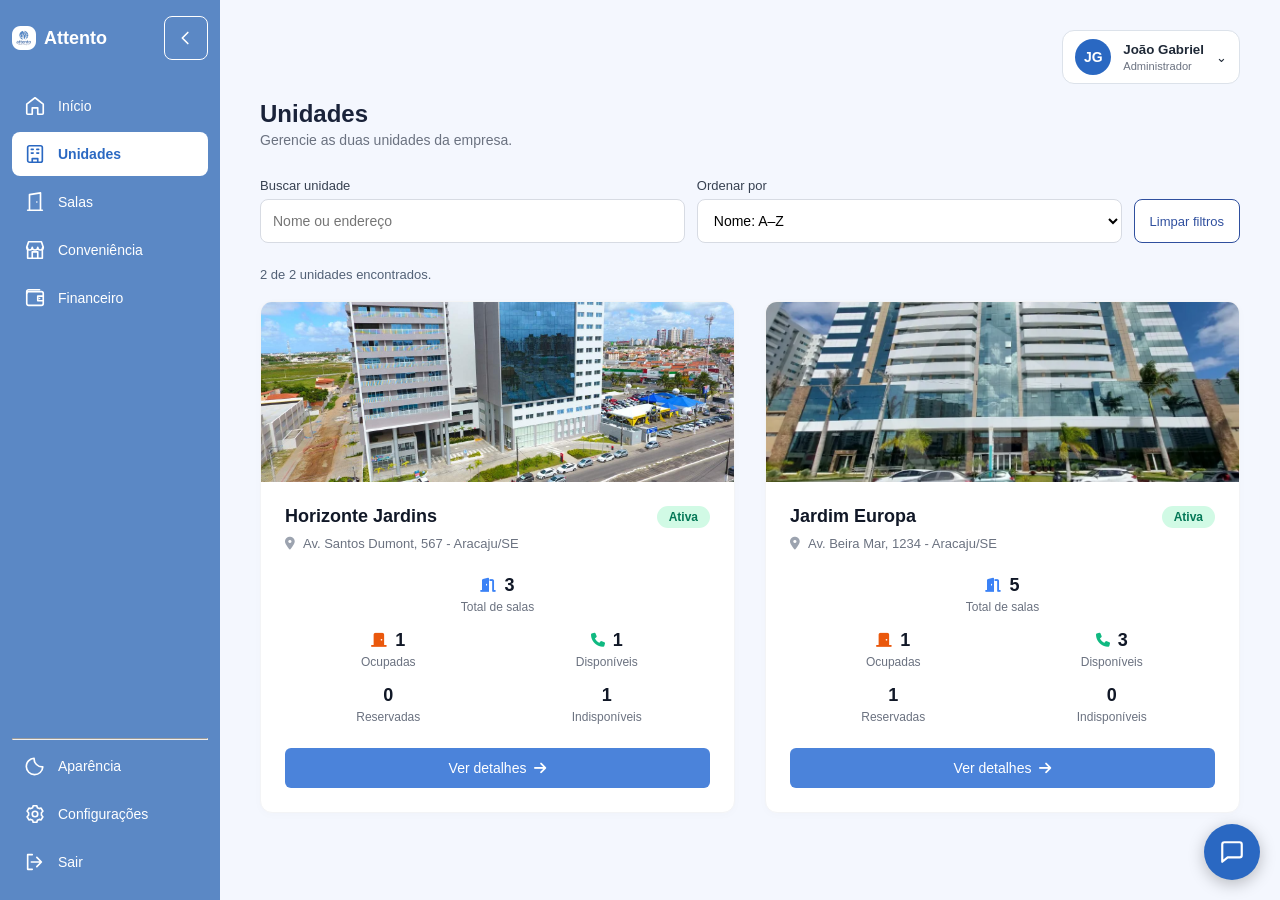
<file: unidades.html>
<!DOCTYPE html>
<html lang="pt-BR">
<head>
    <meta charset="UTF-8">
    <meta name="viewport" content="width=device-width, initial-scale=1.0">
    <title>Unidades</title>
    <link rel="stylesheet" href="style.css">
    <link rel="stylesheet" href="https://cdnjs.cloudflare.com/ajax/libs/font-awesome/6.4.0/css/all.min.css">
    <script src="script.js" defer></script>
</head>
<body class="has-sidebar pagina-unidades">
  <div class="dashboard-container">
<!-- MENU LATERAL -->
  <!-- Sidebar -->
  <aside class="menu sidebar" id="menuLateral" aria-label="Menu lateral">
  <div class="sidebar-header"><button type="button" class="menu-movel-fechar" id="btnFecharMenuMovel" aria-label="Fechar menu">×</button>
    <a class="logo" href="dashboard.html" aria-label="Attento — início" title="Attento — início">
      <span class="logo-icone"><img src="assets/favicon-96x96.png" alt=""></span>
      <span class="menu-label">Attento</span>
    </a>
    <button type="button" id="btnRecolherMenu" class="sidebar-toggle" aria-label="Recolher menu" title="Recolher menu" aria-expanded="true" aria-controls="menuLateral"><svg class="sidebar-icon" viewBox="0 0 24 24" fill="none" stroke="currentColor" stroke-width="1.8" stroke-linecap="round" stroke-linejoin="round" aria-hidden="true" focusable="false"><path d="m14 6-6 6 6 6"/></svg></button>
  </div>
  <nav class="menu-lista" aria-label="Navegação principal">
    <a href="dashboard.html" class="menu-item" aria-label="Início" title="Início"><svg class="sidebar-icon" viewBox="0 0 24 24" fill="none" stroke="currentColor" stroke-width="1.8" stroke-linecap="round" stroke-linejoin="round" aria-hidden="true" focusable="false"><path d="m3 10 9-7 9 7v10a1 1 0 0 1-1 1h-5v-7H9v7H4a1 1 0 0 1-1-1z"/></svg><span class="menu-label">Início</span></a>
    <a href="unidades.html" class="menu-item" aria-label="Unidades" title="Unidades" aria-current="page"><svg class="sidebar-icon" viewBox="0 0 24 24" fill="none" stroke="currentColor" stroke-width="1.8" stroke-linecap="round" stroke-linejoin="round" aria-hidden="true" focusable="false"><rect x="4" y="3" width="16" height="18" rx="2"/><path d="M9 21v-4h6v4M8 7h2m4 0h2M8 11h2m4 0h2"/></svg><span class="menu-label">Unidades</span></a>
    <a href="salas.html" class="menu-item" aria-label="Salas" title="Salas"><svg class="sidebar-icon" viewBox="0 0 24 24" fill="none" stroke="currentColor" stroke-width="1.8" stroke-linecap="round" stroke-linejoin="round" aria-hidden="true" focusable="false"><path d="M4 21h16M6 21V4l12-2v19M14 12h.01"/></svg><span class="menu-label">Salas</span></a>
    <a href="conveniencia.html" class="menu-item" aria-label="Conveniência" title="Conveniência"><svg class="sidebar-icon" viewBox="0 0 24 24" fill="none" stroke="currentColor" stroke-width="1.8" stroke-linecap="round" stroke-linejoin="round" aria-hidden="true" focusable="false"><path d="m3 9 2-6h14l2 6M4 10v11h16V10M9 21v-7h6v7"/><path d="M3 9a3 3 0 0 0 6 0 3 3 0 0 0 6 0 3 3 0 0 0 6 0"/></svg><span class="menu-label">Conveniência</span></a>
    <a href="financeiro.html" class="menu-item" aria-label="Financeiro" title="Financeiro"><svg class="sidebar-icon" viewBox="0 0 24 24" fill="none" stroke="currentColor" stroke-width="1.8" stroke-linecap="round" stroke-linejoin="round" aria-hidden="true" focusable="false"><rect x="3" y="5" width="18" height="15" rx="2"/><path d="M3 7V5a2 2 0 0 1 2-2h12M21 10h-6v5h6M17 12.5h.01"/></svg><span class="menu-label">Financeiro</span></a>
  </nav>
  <div class="menu-rodape">
    <hr>
    <div class="theme-selector">
      <button type="button" class="menu-item" id="btnTema" aria-label="Aparência" title="Aparência" aria-expanded="false" aria-haspopup="true" aria-controls="menuTema">
        <svg class="sidebar-icon" viewBox="0 0 24 24" fill="none" stroke="currentColor" stroke-width="1.8" stroke-linecap="round" stroke-linejoin="round" aria-hidden="true" focusable="false"><path d="M20.5 13A9 9 0 0 1 11 3.5 9 9 0 1 0 20.5 13Z"/></svg><span id="textoTema" class="menu-label">Aparência</span>
      </button>
      <div class="theme-dropdown" id="menuTema" hidden>
        <button type="button" class="theme-option" data-theme="system"><span aria-hidden="true">◐</span><span>Automático</span><span class="theme-check"></span></button>
<button type="button" class="theme-option" data-theme="light"><span aria-hidden="true">☀️</span><span>Claro</span><span class="theme-check"></span></button>
        <button type="button" class="theme-option" data-theme="dark"><span aria-hidden="true">🌙</span><span>Escuro</span><span class="theme-check"></span></button>
      </div>
    </div>
    <button type="button" class="menu-item" id="btnConfiguracoes" data-pagina="config" aria-label="Configurações" title="Configurações" aria-haspopup="dialog" aria-controls="dialogConfiguracoes"><svg class="sidebar-icon" viewBox="0 0 24 24" fill="none" stroke="currentColor" stroke-width="1.8" stroke-linecap="round" stroke-linejoin="round" aria-hidden="true" focusable="false"><path d="m10 3-.6 2.2-2 .9-2-.6-2 3.5 1.6 1.6v2.8L3.4 15l2 3.5 2-.6 2 .9.6 2.2h4l.6-2.2 2-.9 2 .6 2-3.5-1.6-1.6v-2.8L20.6 9l-2-3.5-2 .6-2-.9L14 3Z"/><circle cx="12" cy="12" r="3"/></svg><span class="menu-label">Configurações</span></button>
    <a href="index.html" class="menu-item" data-pagina="sair" aria-label="Sair" title="Sair"><svg class="sidebar-icon" viewBox="0 0 24 24" fill="none" stroke="currentColor" stroke-width="1.8" stroke-linecap="round" stroke-linejoin="round" aria-hidden="true" focusable="false"><path d="M9 4H4v16h5m5-13 5 5-5 5m-6-5h11"/></svg><span class="menu-label">Sair</span></a>
  </div>
</aside>

<!-- Main Content -->
        <main class="main-content">
<header class="barra-usuario"><button type="button" id="btnMenuMovel" class="menu-movel-toggle" aria-controls="menuLateral" aria-expanded="false"><span aria-hidden="true">☰</span> Menu</button><button type="button" id="btnUsuario" class="usuario-botao" aria-haspopup="dialog" aria-controls="dialogUsuario"><span class="avatar" aria-hidden="true">JG</span><span><strong data-nome-usuario>João Gabriel</strong><small>Administrador</small></span><span aria-hidden="true">⌄</span></button></header>
<header class="unidades-header">
                <div class="header-titles">
                    <h1>Unidades</h1>
                    <p>Gerencie as duas unidades da empresa.</p>
                </div>
            </header>

<!-- Grid -->
<div class="filtros"><label>Buscar unidade<input id="buscaUnidades" type="search" placeholder="Nome ou endereço"></label><label>Ordenar por<select id="ordenacaoUnidades"><option value="nome">Nome: A–Z</option><option value="nome-desc">Nome: Z–A</option><option value="salas-desc">Mais salas primeiro</option></select></label><button type="button" id="limparUnidades" class="botao-secundario">Limpar filtros</button></div><p id="contadorUnidades" class="contador-resultados" role="status"></p>
<section class="unidades-grid">
    <!-- Cards -->
                <div class="unidade-card" data-unidade="Unidade 1">
                    <div class="unidade-image unidade-img">
                        <img src="assets/jardimEuropa.png" alt="Unidade Jardim Europa">
                    </div>
                    <div class="unidade-body">
                        <div class="unidade-title-row">
                            <h2>Jardim Europa</h2>
                            <span class="badge active-badge">Ativa</span>
                        </div>
                        <p class="unidade-endereco">
                            <i class="fa-solid fa-location-dot"></i> Av. Beira Mar, 1234 - Aracaju/SE
                        </p>
                        
                        <div class="unidade-stats">
                            <div class="stat">
                                <div class="stat-val">
                                    <i class="fa-solid fa-door-open blue-icon"></i> <span data-total-salas>5</span>
                                </div>
                                <div class="stat-lbl">Total de salas</div>
                            </div>
                            <div class="stat">
                                <div class="stat-val">
                                    <i class="fa-solid fa-door-closed orange-icon"></i> <span data-salas-ocupadas>1</span>
                                </div>
                                <div class="stat-lbl">Ocupadas</div>
                            </div>
                            <div class="stat">
                                <div class="stat-val">
                                    <i class="fa-solid fa-phone green-icon"></i> <span data-salas-disponiveis>3</span>
                                </div>
                                <div class="stat-lbl">Disponíveis</div>
                            </div>
                            <div class="stat">
                                <div class="stat-val"><span data-salas-reservadas>1</span></div>
                                <div class="stat-lbl">Reservadas</div>
                            </div>
                            <div class="stat">
                                <div class="stat-val"><span data-salas-indisponiveis>0</span></div>
                                <div class="stat-lbl">Indisponíveis</div>
                            </div>
                        </div>
                        
                        <a class="btn-secondary" href="salas.html?unidade=Unidade%201">
                            Ver detalhes <i class="fa-solid fa-arrow-right"></i>
                        </a>
                    </div>
                </div>

                <!-- unidade Card 2 -->
                <div class="unidade-card" data-unidade="Unidade 2">
                    <div class="unidade-image unidade-img">
                        <img src="assets/horizonteJardins.png" alt="Unidade Horizonte Jardins">
                    </div>
                    <div class="unidade-body">
                        <div class="unidade-title-row">
                            <h2>Horizonte Jardins</h2>
                            <span class="badge active-badge">Ativa</span>
                        </div>
                        <p class="unidade-endereco">
                            <i class="fa-solid fa-location-dot"></i> Av. Santos Dumont, 567 - Aracaju/SE
                        </p>
                        
                        <div class="unidade-stats">
                            <div class="stat">
                                <div class="stat-val">
                                    <i class="fa-solid fa-door-open blue-icon"></i> <span data-total-salas>3</span>
                                </div>
                                <div class="stat-lbl">Total de salas</div>
                            </div>
                            <div class="stat">
                                <div class="stat-val">
                                    <i class="fa-solid fa-door-closed orange-icon"></i> <span data-salas-ocupadas>1</span>
                                </div>
                                <div class="stat-lbl">Ocupadas</div>
                            </div>
                            <div class="stat">
                                <div class="stat-val">
                                    <i class="fa-solid fa-phone green-icon"></i> <span data-salas-disponiveis>1</span>
                                </div>
                                <div class="stat-lbl">Disponíveis</div>
                            </div>
                            <div class="stat">
                                <div class="stat-val"><span data-salas-reservadas>0</span></div>
                                <div class="stat-lbl">Reservadas</div>
                            </div>
                            <div class="stat">
                                <div class="stat-val"><span data-salas-indisponiveis>1</span></div>
                                <div class="stat-lbl">Indisponíveis</div>
                            </div>
                        </div>
                        
                        <a class="btn-secondary" href="salas.html?unidade=Unidade%202">
                            Ver detalhes <i class="fa-solid fa-arrow-right"></i>
                        </a>
                    </div>
                </div>

            </section><p id="vazioUnidades" hidden>Nenhuma unidade encontrada.</p>
        </main>
    </div>

  <dialog id="dialogConfiguracoes" class="modal modal-configuracoes" aria-labelledby="tituloConfiguracoes">
  <div class="modal-topo"><h2 id="tituloConfiguracoes">Configurações</h2><button type="button" class="fechar-modal" data-fechar="dialogConfiguracoes" aria-label="Fechar configurações">×</button></div>
  <form id="formConfiguracoes">
    <p id="erroConfiguracoes" class="erro-formulario" role="alert" hidden></p>
    <section class="config-secao" aria-labelledby="configAparenciaTitulo">
      <h3 id="configAparenciaTitulo">Aparência</h3>
      <label for="configTema">Tema</label><select id="configTema"><option value="system">Automático — acompanhar o dispositivo</option><option value="light">Claro</option><option value="dark">Escuro</option></select>
    </section>
    <section class="config-secao" aria-labelledby="configUsuarioTitulo">
      <h3 id="configUsuarioTitulo">Dados do usuário</h3>
      <label for="configNome">Nome</label><input id="configNome" type="text" maxlength="80" required autocomplete="name">
      <div class="config-foto-linha"><span id="configFotoPreview" class="config-foto-preview" aria-label="Prévia da foto"></span><div>
        <label for="configFoto">Alterar foto</label><input id="configFoto" type="file" accept="image/jpeg,image/png,image/webp" aria-describedby="configFotoAjuda">
        <p id="configFotoAjuda" class="config-ajuda">JPG, PNG ou WebP de até 2 MB.</p><button type="button" class="botao-secundario" id="btnRemoverFoto">Remover foto</button>
      </div></div>
    </section>
    <div class="modal-botoes"><button type="button" class="botao-cancelar" data-fechar="dialogConfiguracoes">Cancelar</button><button type="submit" class="botao-principal" id="btnSalvarConfiguracoes">Salvar alterações</button></div>
  </form>
  <section class="config-secao config-restauracao" aria-labelledby="configRestauracaoTitulo">
    <h3 id="configRestauracaoTitulo">Restauração de dados</h3><p class="config-ajuda">Escolha os dados que deseja restaurar. Cada ação pede confirmação e recarrega a página.</p>
    <div class="config-acoes"><button type="button" class="botao-secundario" id="btnRestaurarSalas">Restaurar salas</button><button type="button" class="botao-secundario" id="btnRestaurarConveniencia">Restaurar Conveniência</button></div>
    <p id="resultadoRestauracao" role="status"></p>
  </section>
  <section class="config-secao" aria-labelledby="configSuporteTitulo"><h3 id="configSuporteTitulo">Suporte técnico</h3><p class="config-ajuda">Descreva o problema e gere um arquivo para encaminhar ao suporte.</p><button type="button" class="botao-secundario" id="btnAbrirChamado" aria-haspopup="dialog" aria-controls="dialogSuporte">Abrir chamado</button></section>
</dialog>
<dialog id="dialogSuporte" class="modal modal-suporte" aria-labelledby="tituloSuporte">
 <div class="modal-topo"><h2 id="tituloSuporte">Abrir chamado — Suporte técnico</h2><button type="button" class="fechar-modal" data-fechar="dialogSuporte" aria-label="Fechar suporte técnico">×</button></div>
 <p class="config-ajuda">Preencha os dados e baixe o chamado para encaminhá-lo à equipe de suporte. O arquivo não é enviado automaticamente.</p>
 <form id="formSuporte"><p id="erroSuporte" class="erro-formulario" role="alert" hidden></p>
  <label for="suporteCategoria">Categoria</label><select id="suporteCategoria"><option value="Erro de funcionamento">Erro de funcionamento</option><option value="Dúvida de uso">Dúvida de uso</option><option value="Sugestão de melhoria">Sugestão de melhoria</option><option value="Outro">Outro</option></select>
  <label for="suporteAssunto">Assunto</label><input id="suporteAssunto" type="text" required maxlength="120">
  <label for="suporteDescricao">Descrição</label><textarea id="suporteDescricao" rows="5" required maxlength="3000" placeholder="Explique o que aconteceu e como reproduzir o problema."></textarea>
  <p id="resultadoSuporte" role="status"></p>
  <div class="modal-botoes"><button type="button" class="botao-cancelar" data-fechar="dialogSuporte">Cancelar</button><button type="submit" class="botao-principal">Baixar chamado</button></div>
 </form>
</dialog>
<dialog id="dialogDescartar" class="modal" aria-labelledby="tituloDescartar"><div class="modal-topo"><h2 id="tituloDescartar">Descartar alterações?</h2></div><p>Há alterações não salvas. Deseja descartá-las?</p><form method="dialog" class="modal-botoes"><button class="botao-cancelar" value="continuar" autofocus>Continuar editando</button><button class="botao-principal" value="descartar">Descartar</button></form></dialog>


<dialog id="dialogUsuario" class="modal" aria-labelledby="dialogUsuarioTitulo"><div class="modal-topo"><h2 id="dialogUsuarioTitulo">Usuário</h2><button type="button" class="fechar-modal" data-fechar="dialogUsuario" aria-label="Fechar Usuário">×</button></div><div class="perfil-foto" data-foto-usuario></div><dl class="perfil-dados"><dt>Nome</dt><dd data-nome-usuario>João Gabriel</dd><dt>Perfil</dt><dd>Administrador</dd></dl><form method="dialog" class="modal-botoes"><button class="botao-principal" autofocus>Fechar</button></form></dialog>
<dialog id="dialogConfirmacao" class="modal" aria-labelledby="dialogConfirmacaoTitulo"><div class="modal-topo"><h2 id="dialogConfirmacaoTitulo">Confirmar exclusão</h2><button type="button" class="fechar-modal" data-fechar="dialogConfirmacao" aria-label="Fechar Confirmar exclusão">×</button></div><p id="textoConfirmacao"></p><form method="dialog" class="modal-botoes"><button class="botao-cancelar" value="cancelar" autofocus>Cancelar</button><button class="botao-principal" value="confirmar">Excluir</button></form></dialog>
<div id="mensagensSistema" class="mensagens-sistema" role="status" aria-live="polite" aria-atomic="true"></div><div id="acoesDesfazer" class="acoes-desfazer" aria-label="Exclusões que podem ser desfeitas"></div>
<button type="button" id="fundoMenuMovel" class="fundo-menu-movel" aria-label="Fechar menu" tabindex="-1" hidden></button>
</body>
</html>
</file>
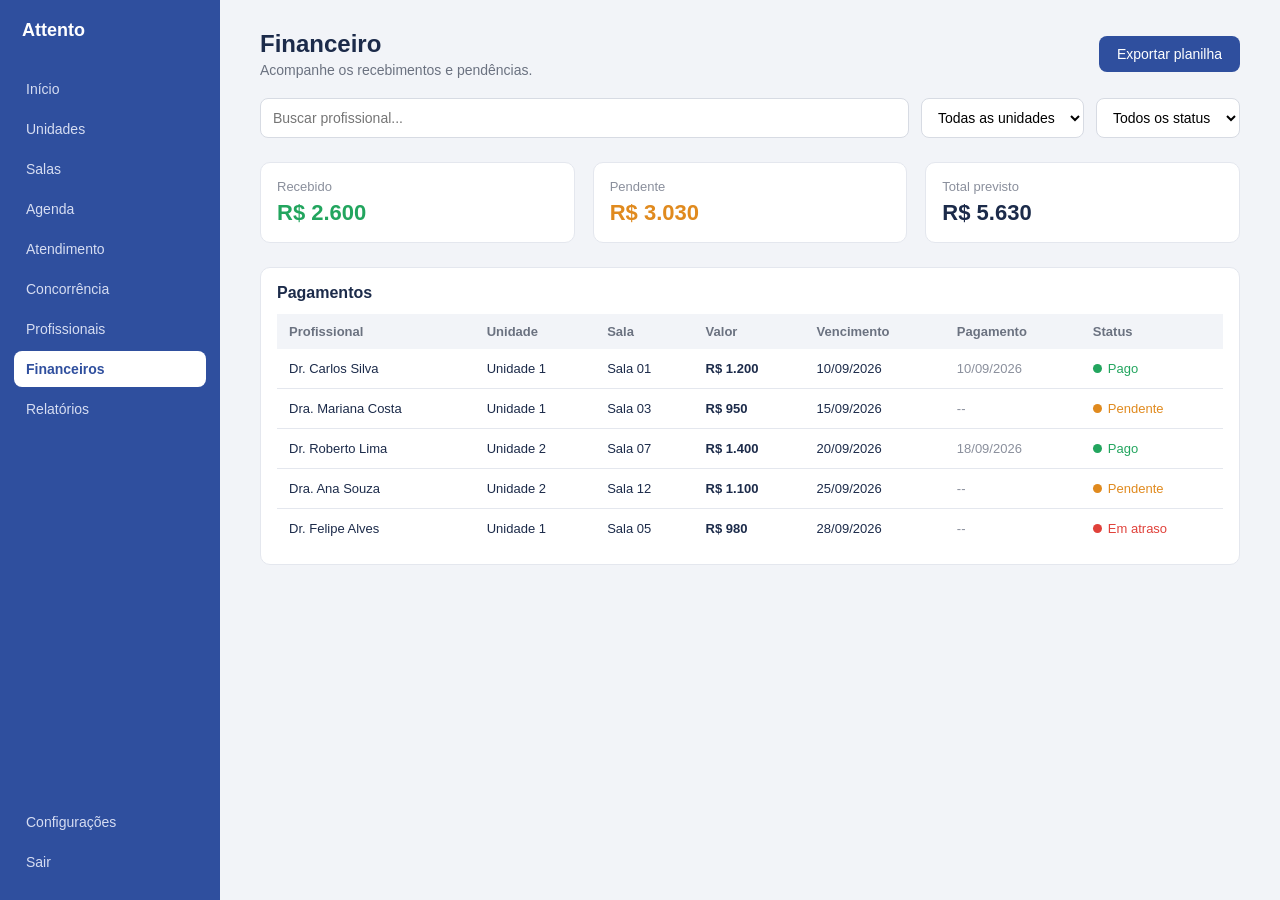
<file: salas/financeiro.html>
<!DOCTYPE html>
<html lang="pt-br">
<head>
  <meta charset="UTF-8">
  <meta name="viewport" content="width=device-width, initial-scale=1.0">
  <title>Attento - Financeiro</title>
  <link rel="stylesheet" href="financeiro.css">
</head>
<body>

  <div class="app">

    <!-- MENU LATERAL -->
    <aside class="menu">
      <div class="logo">
        <span class="logo-icone"></span>
        <span class="logo-texto">Attento</span>
      </div>

      <nav class="menu-lista">
        <!-- data-pagina serve pra gente saber em qual aba a pessoa clicou -->
        <button class="menu-item" data-pagina="inicio">Início</button>
        <button class="menu-item" data-pagina="unidades">Unidades</button>
        <button class="menu-item" data-pagina="salas">Salas</button>
        <button class="menu-item" data-pagina="agenda">Agenda</button>
        <button class="menu-item" data-pagina="atendimento">Atendimento</button>
        <button class="menu-item" data-pagina="concorrencia">Concorrência</button>
        <button class="menu-item" data-pagina="profissionais">Profissionais</button>
        <button class="menu-item ativo" data-pagina="financeiros">Financeiros</button>
        <button class="menu-item" data-pagina="relatorios">Relatórios</button>
      </nav>

      <div class="menu-rodape">
        <button class="menu-item" data-pagina="config">Configurações</button>
        <button class="menu-item" data-pagina="sair">Sair</button>
      </div>
    </aside>

    <!-- CONTEÚDO -->
    <main class="conteudo">

      <div class="topo-pagina">
        <div>
          <h1>Financeiro</h1>
          <p class="subtitulo">Acompanhe os recebimentos e pendências.</p>
        </div>
        <button id="btnExportar" class="botao-principal">Exportar planilha</button>
      </div>

      <!-- FILTROS -->
      <div class="filtros">
        <input type="text" id="campoBusca" placeholder="Buscar profissional...">

        <select id="filtroUnidade">
          <option value="todas">Todas as unidades</option>
          <option value="Unidade 1">Unidade 1</option>
          <option value="Unidade 2">Unidade 2</option>
        </select>

        <select id="filtroStatus">
          <option value="todos">Todos os status</option>
          <option value="Pago">Pago</option>
          <option value="Pendente">Pendente</option>
          <option value="Em atraso">Em atraso</option>
        </select>
      </div>

      <!-- RESUMO (os valores são calculados pelo financeiro.js) -->
      <div class="resumo">
        <div class="card-resumo">
          <p class="resumo-titulo">Recebido</p>
          <p class="resumo-valor status-pago" id="valorRecebido">R$ 0</p>
        </div>

        <div class="card-resumo">
          <p class="resumo-titulo">Pendente</p>
          <p class="resumo-valor status-pendente" id="valorPendente">R$ 0</p>
        </div>

        <div class="card-resumo">
          <p class="resumo-titulo">Total previsto</p>
          <p class="resumo-valor" id="valorPrevisto">R$ 0</p>
        </div>
      </div>

      <!-- TABELA DE PAGAMENTOS -->
      <div class="card-tabela">
        <h2>Pagamentos</h2>

        <table class="tabela">
          <thead>
            <tr>
              <th>Profissional</th>
              <th>Unidade</th>
              <th>Sala</th>
              <th>Valor</th>
              <th>Vencimento</th>
              <th>Pagamento</th>
              <th>Status</th>
            </tr>
          </thead>
          <tbody id="listaDePagamentos">
            <!-- as linhas são criadas pelo financeiro.js, olha lá o array "pagamentos" -->
          </tbody>
        </table>
      </div>

    </main>
  </div>

  <!-- Um "modelo" de linha, escondido, que o JS copia pra cada pagamento -->
  <template id="modeloLinha">
    <tr>
      <td class="col-profissional"></td>
      <td class="col-unidade"></td>
      <td class="col-sala"></td>
      <td class="col-valor"></td>
      <td class="col-vencimento"></td>
      <td class="col-pagamento"></td>
      <td>
        <span class="linha-status">
          <span class="bolinha-status"></span>
          <span class="texto-status"></span>
        </span>
      </td>
    </tr>
  </template>

  <script src="financeiro.js"></script>
</body>
</html>
</file>
<file: style.css>
/* 16/11/2026 — Índice atual: Compartilhados; Sidebar e aparência; Configurações; Login; Unidades; Dashboard; Salas; Financeiro; Conveniência.
 * Os índices e comentários antigos foram preservados como referência histórica.
 * Dentro de cada categoria, a ordem relativa das regras e suas condições de mídia foi mantida. */

/* ==========================================================
   16/11/2026 — COMPARTILHADOS
   Estrutura, componentes reutilizados, acessibilidade, feedback e tema geral.
========================================================== */

/*
 * ==========================================================
 * STYLE UNIFICADO
 * ==========================================================
 * Organização do arquivo:
 *
 *   1. BASE            -> reset, body e containers principais
 *   2. COMPARTILHADO   -> menu lateral, conteúdo, botões, filtros,
 *                         resumo, títulos, tabela, modais e bolinha
 *                         de status (usados por mais de uma página)
 *   3. LOGIN           -> tela de login
 *   4. UNIDADES        -> página de unidades
 *   5. DASHBOARD       -> página inicial / painel
 *   6. SALAS           -> salas.html
 *   7. FINANCEIRO      -> financeiro.html
 *   8. CONVENIÊNCIA    -> página de produtos e consumo
 *   9. RESPONSIVO      -> ajustes para telas menores
 */
/* ==========================================================
   1. BASE
========================================================== */
/* Reset: tira margens/paddings padrão do navegador e define a fonte. */
* {
  margin: 0;
  padding: 0;
  box-sizing: border-box;
  font-family: 'Segoe UI', Roboto, Helvetica, Arial, sans-serif;
}

/* Corpo da página: layout em linha (menu + conteúdo) sem rolagem própria. */
body {
  background-color: var(--bg-color);
  color: var(--text-dark);
  height: 100vh;
  display: flex;
  overflow: hidden;
}

/* Estrutura principal das páginas com menu lateral. */
.app {
  display: flex;
  min-height: 100vh;
}

/*
 * O "body { display: flex }" encolhia as páginas de Salas e Financeiro
 * para ~60% da tela; esta regra só vale nessas duas páginas.
 */
.app:has(#listaDeSalas),
.app:has(#listaDePagamentos) {
  width: 100%;
}

/* ---------- CONTEÚDO ---------- */
/* Área principal à direita do menu. */
.conteudo {
  flex: 1;
  width: calc(100% - 220px);
  min-width: 0;
  padding: 20px 40px 40px 40px;
  overflow-y: auto;
  overflow-x: hidden;
}

/* Topo da página: título à esquerda, botão à direita. */
.topo-pagina {
  display: flex;
  justify-content: space-between;
  align-items: center;
  margin-bottom: 20px;
}

/* 16/11/2026 — Define a apresentação deste componente reutilizado entre páginas. */
.topo-pagina h1 {
  font-size: 24px;
  color: #1c2b4a;
}

/* 16/11/2026 — Define a apresentação deste componente reutilizado entre páginas. */
.subtitulo {
  color: #6b7280;
  font-size: 14px;
  margin-top: 4px;
}

/* ---------- BOTÕES ---------- */
/* Botão de ação principal (azul). */
.botao-principal {
  background-color: #5B88C5;
  color: white;
  border: none;
  padding: 10px 18px;
  border-radius: 8px;
  cursor: pointer;
  font-size: 14px;
}

/* 16/11/2026 — Realça a interação ao passar o ponteiro sobre o elemento. */
.botao-principal:hover {
  background-color: #5B88C5;
}

/* Botão secundário (contorno azul). */
.botao-secundario {
  background-color: white;
  color: #2f4f9e;
  border: 1px solid #2f4f9e;
  padding: 9px 15px;
  border-radius: 8px;
  cursor: pointer;
  font-size: 13px;
}

/* 16/11/2026 — Realça a interação ao passar o ponteiro sobre o elemento. */
.botao-secundario:hover {
  background-color: #eef2fc;
}

/* ---------- RESUMO (cards de totais) ---------- */
/* Grade com os cards de resumo no topo da página. */
.resumo {
  display: grid;
  grid-template-columns: repeat(4, 1fr);
  gap: 14px;
  margin-bottom: 22px;
}

/* 16/11/2026 — Define a apresentação deste componente reutilizado entre páginas. */
.card-resumo {
  background-color: white;
  border: 1px solid #e4e7ee;
  border-radius: 10px;
  padding: 17px;
}

/* 16/11/2026 — Define a apresentação deste componente reutilizado entre páginas. */
.resumo-titulo {
  display: block;
  color: #6b7280;
  font-size: 12px;
  margin-bottom: 7px;
}

/* 16/11/2026 — Define a apresentação deste componente reutilizado entre páginas. */
.card-resumo strong {
  display: block;
  color: #1c2b4a;
  font-size: 22px;
  margin-bottom: 3px;
}

/* 16/11/2026 — Define a apresentação deste componente reutilizado entre páginas. */
.resumo-legenda {
  color: #9aa1af;
  font-size: 11px;
}

/* ---------- FILTROS ---------- */
/* Barra de busca e selects de filtro. */
.filtros {
  display: flex;
  gap: 12px;
  margin-bottom: 22px;
}

/* 16/11/2026 — Alinha os campos de busca, seleção e ordenação. */
.filtros input,
.filtros select {
  padding: 10px 12px;
  border: 1px solid #d7dbe3;
  border-radius: 8px;
  background-color: white;
  font-size: 14px;
}

/* 16/11/2026 — Define a apresentação deste componente reutilizado entre páginas. */
#campoBusca {
  flex: 1;
}

/* ---------- TÍTULOS DE SEÇÃO ---------- */
/* Título de uma seção com contador/legenda ao lado. */
.titulo-secao {
  display: flex;
  justify-content: space-between;
  align-items: center;
  margin-bottom: 13px;
}

/* 16/11/2026 — Define a apresentação deste componente reutilizado entre páginas. */
.titulo-secao h2 {
  color: #1c2b4a;
  font-size: 17px;
}

/* 16/11/2026 — Define a apresentação deste componente reutilizado entre páginas. */
.titulo-secao > span {
  color: #8a8f9c;
  font-size: 12px;
}

/* 16/11/2026 — Define a apresentação deste componente reutilizado entre páginas. */
.titulo-secao p {
  color: #8a8f9c;
  font-size: 12px;
  margin-top: 3px;
}

/* ---------- TABELA (base) ---------- */
/* Estilo padrão de tabelas: cabeçalho cinza e linhas com divisória. */
table {
  width: 100%;
  border-collapse: collapse;
  font-size: 13px;
}

/* 16/11/2026 — Define a apresentação deste componente reutilizado entre páginas. */
th {
  background-color: #f7f8fa;
  color: #6b7280;
  text-align: left;
  padding: 12px 14px;
  font-size: 12px;
  font-weight: 600;
  border-bottom: 1px solid #e4e7ee;
}

/* 16/11/2026 — Define a apresentação deste componente reutilizado entre páginas. */
td {
  padding: 12px 14px;
  color: #4b5563;
  border-bottom: 1px solid #eef0f3;
}

/* 16/11/2026 — Define a apresentação deste componente reutilizado entre páginas. */
tr:last-child td {
  border-bottom: none;
}

/* ---------- MODAIS ---------- */
/* Fundo escuro que cobre a tela; só aparece com a classe "aberto". */
.modal-fundo {
  position: fixed;
  inset: 0;
  background-color: rgba(20, 30, 50, 0.35);
  display: none;
  align-items: center;
  justify-content: center;
  z-index: 10;
}

/* 16/11/2026 — Define a apresentação e os limites dos diálogos. */
.modal-fundo.aberto {
  display: flex;
}

/* Caixa branca do modal. */
.modal {
  width: 430px;
  max-width: calc(100% - 30px);
  background-color: white;
  border-radius: 11px;
  padding: 22px;
}

/* 16/11/2026 — Define a apresentação e os limites dos diálogos. */
.modal-topo {
  display: flex;
  justify-content: space-between;
  margin-bottom: 20px;
}

/* 16/11/2026 — Define a apresentação e os limites dos diálogos. */
.modal-topo h2 {
  color: #1c2b4a;
  font-size: 18px;
}

/* 16/11/2026 — Define a apresentação e os limites dos diálogos. */
.modal-topo p {
  color: #6b7280;
  font-size: 12px;
  margin-top: 4px;
}

/* Botão "×" que fecha o modal. */
.fechar-modal {
  border: none;
  background: #f2f4f8;
  color: #6b7280;
  width: 30px;
  height: 30px;
  border-radius: 7px;
  font-size: 20px;
  cursor: pointer;
}

/* Campos do formulário dentro do modal. */
.modal label {
  display: block;
  color: #4b5563;
  font-size: 12px;
  font-weight: bold;
  margin-bottom: 14px;
}

/* 16/11/2026 — Define a apresentação e os limites dos diálogos. */
.modal input,
.modal select {
  display: block;
  width: 100%;
  margin-top: 6px;
  padding: 10px;
  border: 1px solid #d7dbe3;
  border-radius: 7px;
  font-size: 13px;
}

/* Linha de botões no rodapé do modal. */
.modal-botoes {
  display: flex;
  justify-content: flex-end;
  gap: 9px;
  margin-top: 20px;
}

/* 16/11/2026 — Define a apresentação deste componente reutilizado entre páginas. */
.botao-cancelar {
  background: white;
  color: #6b7280;
  border: 1px solid #d7dbe3;
  padding: 10px 15px;
  border-radius: 8px;
  cursor: pointer;
}

/* ---------- BOLINHA DE STATUS (Salas e Financeiro) ---------- */
/* A bolinha pinta o fundo com a mesma cor do texto (currentColor). */
.bolinha-status {
  width: 9px;
  height: 9px;
  border-radius: 50%;
  display: inline-block;
  background-color: currentColor;
}

/* ==========================================================
   5. DASHBOARD
========================================================== */
/* Container de tela cheia do painel. */
.dashboard-container {
  display: flex;
  height: 100vh;
  width: 100vw;
  max-width: 100%;
}

/* Área principal do painel (à direita do menu). */
.main-content {
  flex: 1;
  width: calc(100% - 250px);
  min-width: 0;
  padding: 20px 40px 40px 40px;
  overflow-y: auto;
  overflow-x: hidden;
}

/* 16/11/2026 — Define a apresentação deste componente reutilizado entre páginas. */
.avatar {
  width: 36px;
  height: 36px;
  background-color: var(--primary-blue);
  color: var(--white);
  border-radius: 50%;
  display: flex;
  align-items: center;
  justify-content: center;
  font-size: 14px;
  font-weight: 600;
}

/* Card base (fundo branco, cantos arredondados). */
.card {
  background: var(--white);
  border-radius: 12px;
  padding: 20px;
  box-shadow: 0 2px 10px rgba(0, 0, 0, 0.02);
}

/* 16/11/2026 — Define a apresentação deste componente reutilizado entre páginas. */
.card-header {
  display: flex;
  justify-content: space-between;
  align-items: center;
  margin-bottom: 20px;
}

/* 16/11/2026 — Define a apresentação deste componente reutilizado entre páginas. */
.card-header h2 {
  font-size: 16px;
  font-weight: 600;
  color: #111827;
}

/* 16/11/2026 — Define a apresentação deste componente reutilizado entre páginas. */
.view-all {
  font-size: 13px;
  color: var(--sidebar-bg);
  text-decoration: none;
  font-weight: 500;
  display: flex;
  align-items: center;
  gap: 5px;
}

/* 16/11/2026 — Define a apresentação deste componente reutilizado entre páginas. */
.agenda-item .status-pill {
  flex: 0.5;
  text-align: right;
  display: inline-flex;
  align-items: center;
  justify-content: center;
  padding: 4px 10px;
  border-radius: 12px;
  font-size: 12px;
  font-weight: 500;
  gap: 6px;
}

/* 16/11/2026 — Define a apresentação deste componente reutilizado entre páginas. */
.status-pill i {
  font-size: 6px;
}

/* ==========================================================
   6. SALAS (salas.html)
========================================================== */
/* Janela de edição: centralizada, com fundo escurecido e erro destacado. */
#dialogEditarSalas {
  margin: auto;
  border: 0;
  max-height: calc(100% - 30px);
}

/* 16/11/2026 — Escurece o fundo enquanto um diálogo está aberto. */
#dialogEditarSalas::backdrop {
  background-color: rgba(20, 30, 50, 0.35);
}

/*
 * Cada status tem uma cor - o JS decide qual classe usar.
 * Só "color" aqui: se pintar o fundo também, o texto some em cima da cor.
 * (".card-status" na frente para não mudar o .status-ocupada e o
 * .status-disponivel do DASHBOARD, que usam os mesmos nomes.)
 */
.card-status.status-disponivel {
  background-color: #dcfce7;
  color: #15803d;
  border: 1px solid #86efac;
}

/* verde */
.card-status.status-reservada {
  background-color: #fef3c7;
  color: #b45309;
  border: 1px solid #fcd34d;
}

/* amarelo */
.card-status.status-ocupada {
  background-color: #fee2e2;
  color: #b91c1c;
  border: 1px solid #fca5a5;
}

/* vermelho */
.card-status.status-indisponivel {
  background-color: #f1f5f9;
  color: #475569;
  border: 1px solid #cbd5e1;
}

/* ==========================================================
   7. FINANCEIRO (financeiro.html)
========================================================== */
/*
 * Cards de resumo: o layout (.resumo, .card-resumo, .resumo-titulo)
 * vem da seção COMPARTILHADO; aqui fica só o valor.
 */
.resumo-valor {
  font-size: 22px;
  font-weight: bold;
  color: #1c2b4a;
}

/* 16/11/2026 — Define a apresentação deste componente reutilizado entre páginas. */
.col-valor {
  font-weight: bold;
}

/* 16/11/2026 — Define a apresentação deste componente reutilizado entre páginas. */
.bolinha-estoque {
  width: 8px;
  height: 8px;
  border-radius: 50%;
}

/* Caixa branca que envolve a tabela de movimentações. */
.tabela-container {
  background-color: white;
  border: 1px solid #e4e7ee;
  border-radius: 10px;
  overflow: hidden;
}

/* ==========================================================
   9. RESPONSIVO
========================================================== */
/* Telas até 1100px: resumo e produtos em 2 colunas. */
@media (max-width: 1100px) {
  .resumo {
    grid-template-columns: repeat(2, 1fr);
  }
}

/* 16/11/2026 — Define a apresentação deste componente reutilizado entre páginas. */
@media (max-width: 750px) {
  .conteudo {
    padding: 25px 20px;
  }
}

/* 16/11/2026 — Define a apresentação deste componente reutilizado entre páginas. */
@media (max-width: 600px) {
  .conteudo {
    padding: 20px 15px;
  }
}

/* 16/11/2026 — Define a apresentação deste componente reutilizado entre páginas. */
@media (max-width: 600px) {
  .resumo {
    grid-template-columns: 1fr;
  }
}

/* 16/11/2026 — Define a apresentação deste componente reutilizado entre páginas. */
@media (max-width: 600px) {
  .topo-pagina {
    align-items: flex-start;
    gap: 15px;
    flex-direction: column;
  }
}

/* 16/11/2026 — Alinha os campos de busca, seleção e ordenação. */
@media (max-width: 600px) {
  .filtros {
    flex-direction: column;
  }
}

/* 16/11/2026 — Define a apresentação deste componente reutilizado entre páginas. */
@media (max-width: 600px) {
  .tabela-container {
    overflow-x: auto;
  }
}

/* 16/11/2026 — Define a apresentação deste componente reutilizado entre páginas. */
@media (max-width: 600px) {
  table {
    min-width: 700px;
  }
}

/* 16/11/2026 — Define a apresentação deste componente reutilizado entre páginas. */
@media (max-width: 600px) {
  @media (max-width: 900px) {
    .main-content {
      width: calc(100% - 80px);
    }
  }
}

/*
   AJUSTE DE AÇÕES E BOTÃO EXCLUIR (CONVENIÊNCIA)
*/
.tabela-container {
  background-color: white;
  border: 1px solid #e4e7ee;
  border-radius: 10px;
  overflow-x: auto;
}

/* ==========================================
   10. TEMA ESCURO - ATTENTO
========================================== */
/* Fundo geral e textos */
body.dark {
  background-color: #151B26 !important;
  color: #E5EAF2;
}

/* Áreas principais */
body.dark .main-content,
body.dark .dashboard-container,
body.dark .app {
  background-color: #151B26 !important;
  color: #E5EAF2;
}

/* Textos secundários */
body.dark p,
body.dark label,
body.dark .subtitulo,
body.dark .resumo-titulo,
body.dark .resumo-legenda,
body.dark .card-unidade,
body.dark .card-profissional,
body.dark .card-horario,
body.dark .unidade-endereco,
body.dark .stat-lbl {
  color: #AAB7C8;
}

/* Cards gerais */
body.dark .card,
body.dark .card-resumo,
body.dark .card-sala,
body.dark .card-tabela,
body.dark .card-produto,
body.dark .tabela-container,
body.dark .unidade-card,
body.dark .agenda-card,
body.dark .pendencias-card {
  background-color: #222C3A !important;
  color: #E5EAF2 !important;
  border-color: #354255 !important;
}

/* Linhas das tabelas */
body.dark tbody tr {
  background-color: #222C3A;
}

/* Campos de pesquisa, formulários e seleções */
body.dark input,
body.dark select,
body.dark textarea {
  background-color: #263449 !important;
  color: #F1F5F9 !important;
  border-color: #46546A !important;
}

/* Texto de orientação dos campos */
body.dark input::placeholder,
body.dark textarea::placeholder {
  color: #9AA9BC;
}

/* Modais */
body.dark .modal,
body.dark dialog {
  background-color: #222C3A !important;
  color: #E5EAF2 !important;
  border-color: #354255 !important;
}

/* 16/11/2026 — Ajusta cores e contraste destes elementos no modo escuro. */
body.dark .modal-topo,
body.dark .modal label {
  color: #E5EAF2;
}

/* Botões secundários */
body.dark .botao-detalhes,
body.dark .botao-consumir {
  background-color: #263449 !important;
  color: #8DB8F0 !important;
  border-color: #5B88C5 !important;
}

/* Transição suave */
body,
body * {
  transition:
  background-color 0.2s ease,
  color 0.2s ease,
  border-color 0.2s ease;
}

/* CORREÇÕES DARK THEME - DASHBOARD */
body.dark .kpi-value,
body.dark .agenda-item .time,
body.dark .agenda-item .room,
body.dark .p-title,
body.dark .unidade-title-row h2,
body.dark .stat-val {
  color: #F1F5F9 !important;
}

/* 16/11/2026 — Ajusta cores e contraste destes elementos no modo escuro. */
body.dark .kpi-label,
body.dark .kpi-subtext,
body.dark .agenda-item .unit,
body.dark .agenda-item .doctor,
body.dark .p-desc,
body.dark .page-header p,
body.dark .header-titles p,
body.dark .unidade-endereco,
body.dark .stat-lbl {
  color: #AAB7C8 !important;
}

/* FINANCEIRO - PRESERVAR CORES DOS INDICADORES NO DARK THEME */
body.dark .card-resumo {
  background-color: #222C3A !important;
  border-color: #354255 !important;
}

/* 16/11/2026 — Ajusta cores e contraste destes elementos no modo escuro. */
body.dark .resumo-titulo {
  color: #C2CEDD !important;
}

/* Sidebar compartilhada: as regras abaixo substituem os antigos menus móveis. */
body.has-sidebar {
  height: 100vh;
  height: 100dvh;
  overflow: hidden;
  display: flex;
}

/* 16/11/2026 — Define a apresentação deste componente reutilizado entre páginas. */
body.has-sidebar .app,
body.has-sidebar .dashboard-container {
  display: flex;
  flex-direction: row;
  width: 100%;
  height: 100%;
  min-height: 0;
}

/* 16/11/2026 — Define a apresentação deste componente reutilizado entre páginas. */
body.has-sidebar .main-content,
body.has-sidebar .conteudo {
  flex: 1 1 0;
  width: 0;
  min-width: 0;
  min-height: 0;
  overflow-y: auto;
}

/* 16/11/2026 — Define a apresentação e os limites dos diálogos. */
.modal-configuracoes {
  margin: auto;
  padding: 24px;
  max-height: calc(100dvh - 32px);
  overflow-y: auto;
  border: 1px solid #DCE2EA;
  border-radius: 12px;
}

/* 16/11/2026 — Escurece o fundo enquanto um diálogo está aberto. */
.modal-configuracoes::backdrop {
  background: rgb(0 0 0 / 55%);
}

/* 16/11/2026 — Define a apresentação e os limites dos diálogos. */
.modal-configuracoes .modal-botoes {
  margin-top: 24px;
}

/* 16/11/2026 — Define a apresentação deste componente reutilizado entre páginas. */
@media (max-width: 900px) {
  body.has-sidebar .main-content,
    body.has-sidebar .conteudo {
    padding: 20px 12px;
  }
}

/* Feedback, filtros e diálogos compartilhados. */
[hidden] {
  display: none !important;
}

/* 16/11/2026 — Define a apresentação e os limites dos diálogos. */
dialog.modal {
  margin: auto;
  border: 1px solid #DCE2EA;
  max-height: calc(100vh - 32px);
  max-height: calc(100dvh - 32px);
  overflow-y: auto;
  color: #1F2937;
}

/* 16/11/2026 — Escurece o fundo enquanto um diálogo está aberto. */
dialog.modal::backdrop {
  background: rgb(0 0 0 / 55%);
}

/* 16/11/2026 — Define a apresentação e os limites dos diálogos. */
dialog .modal-topo {
  align-items: flex-start; gap: 16px;
}

/* 16/11/2026 — Define a apresentação e os limites dos diálogos. */
dialog .modal-botoes {
  flex-wrap: wrap; margin-top: 24px;
}

/* 16/11/2026 — Define a apresentação e os limites dos diálogos. */
dialog p {
  line-height: 1.6;
}

/* 16/11/2026 — Diferencia controles temporariamente desabilitados. */
button:disabled {
  opacity: .55; cursor: not-allowed;
}

/* 16/11/2026 — Destaca o foco para facilitar a navegação pelo teclado. */
:where(button, a, input, select):focus-visible {
  outline: 3px solid #2A68C2; outline-offset: 3px;
}

/* 16/11/2026 — Apresenta o acesso ao perfil e as informações do usuário. */
.barra-usuario {
  display: flex; justify-content: flex-end; margin-bottom: 16px;
}

/* 16/11/2026 — Apresenta o acesso ao perfil e as informações do usuário. */
.usuario-botao {
  display: flex; align-items: center; gap: 12px; border: 1px solid #DCE2EA; background: white; color: #1F2937; padding: 8px 12px; border-radius: 12px; cursor: pointer; max-width: 100%; text-align: left;
}

/* 16/11/2026 — Apresenta o acesso ao perfil e as informações do usuário. */
.usuario-botao strong, .usuario-botao small {
  display: block;
}

/* 16/11/2026 — Apresenta o acesso ao perfil e as informações do usuário. */
.usuario-botao small {
  color: #6B7280; margin-top: 3px;
}

/* 16/11/2026 — Apresenta o acesso ao perfil e as informações do usuário. */
.usuario-botao .avatar {
  flex: 0 0 36px;
}

/* 16/11/2026 — Apresenta o acesso ao perfil e as informações do usuário. */
.perfil-dados {
  display: grid; grid-template-columns: auto 1fr; gap: 12px 20px; margin-bottom: 20px;
}

/* 16/11/2026 — Apresenta o acesso ao perfil e as informações do usuário. */
.perfil-dados dt {
  font-weight: 600;
}

/* 16/11/2026 — Alinha os campos de busca, seleção e ordenação. */
.filtros {
  display: flex; flex-wrap: wrap; align-items: flex-end; gap: 12px;
}

/* 16/11/2026 — Alinha os campos de busca, seleção e ordenação. */
.filtros label {
  display: flex; flex-direction: column; flex: 1 1 160px; min-width: 0; gap: 6px; font-size: 13px; color: #374151;
}

/* 16/11/2026 — Alinha os campos de busca, seleção e ordenação. */
.filtros label input, .filtros label select {
  width: 100%; min-width: 0; min-height: 44px; flex: 0 0 auto;
}

/* 16/11/2026 — Alinha os campos de busca, seleção e ordenação. */
.filtros > button {
  min-height: 44px;
}

/* 16/11/2026 — Organiza o filtro retrátil de datas e seu resumo de período. */
.filtro-periodo {
  border: 1px solid #DCE2EA; padding: 16px; border-radius: 10px; margin: 0 0 20px;
}

/* 16/11/2026 — Organiza o filtro retrátil de datas e seu resumo de período. */
.filtro-periodo h3 {
  margin-bottom: 12px; font-size: 16px;
}

/* 16/11/2026 — Define a apresentação deste componente reutilizado entre páginas. */
.periodo-texto, .contador-resultados {
  color: #526176; font-size: 13px; line-height: 1.5; margin: 12px 0 16px;
}

/* 16/11/2026 — Posiciona as confirmações de ações sem deslocar o conteúdo. */
.mensagens-sistema {
  position: fixed; z-index: 1000; right: 20px; bottom: 20px; max-width: min(440px, calc(100vw - 40px)); padding: 16px; background: #145A3A; color: white; border-radius: 10px; box-shadow: 0 4px 20px rgb(0 0 0 / 20%);
}

/* 16/11/2026 — Posiciona as confirmações de ações sem deslocar o conteúdo. */
.mensagens-sistema:empty, .acoes-desfazer:empty {
  display: none;
}

/* 16/11/2026 — Organiza os avisos e botões para restaurar exclusões. */
.acoes-desfazer {
  position: fixed; z-index: 999; right: 20px; bottom: 112px; width: min(440px, calc(100vw - 40px)); max-height: 35vh; overflow-y: auto; display: flex; flex-direction: column; gap: 8px;
}

/* 16/11/2026 — Organiza os avisos e botões para restaurar exclusões. */
.acao-desfazer {
  display: flex; flex-wrap: wrap; gap: 8px; padding: 16px; border: 1px solid #BDD4EF; border-radius: 10px; background: white; color: #1F2937; box-shadow: 0 4px 16px rgb(0 0 0 / 15%);
}

/* 16/11/2026 — Organiza os avisos e botões para restaurar exclusões. */
.acao-desfazer span {
  flex: 1 1 100%;
}

/* 16/11/2026 — Organiza os avisos e botões para restaurar exclusões. */
.acao-desfazer button {
  min-height: 44px; background: #EDF5FF; border: 1px solid #2A68C2; color: #244B7C; border-radius: 6px; padding: 8px 12px; cursor: pointer;
}

/* 16/11/2026 — Ajusta cores e contraste destes elementos no modo escuro. */
body.dark .usuario-botao, body.dark .filtro-periodo, body.dark .acao-desfazer {
  background: #222C3A; color: #E5EAF2; border-color: #52647A;
}

/* 16/11/2026 — Ajusta cores e contraste destes elementos no modo escuro. */
body.dark .usuario-botao small, body.dark .periodo-texto, body.dark .contador-resultados {
  color: #C2CEDD;
}

/* 16/11/2026 — Ajusta cores e contraste destes elementos no modo escuro. */
body.dark .filtros label {
  color: #E5EAF2;
}

/* 16/11/2026 — Ajusta cores e contraste destes elementos no modo escuro. */
body.dark .acao-desfazer button, body.dark .botao-secundario {
  background: #263449; color: #BDD8FC; border-color: #8DB8F0;
}

/* 16/11/2026 — Ajusta cores e contraste destes elementos no modo escuro. */
body.dark .acao-desfazer span {
  color: #E5EAF2;
}

/* 16/11/2026 — Alinha os campos de busca, seleção e ordenação. */
@media (max-width: 600px) {
  .filtros {
    align-items: stretch;
  }
}

/* 16/11/2026 — Alinha os campos de busca, seleção e ordenação. */
@media (max-width: 600px) {
  .filtros label {
    flex-basis: auto; width: 100%;
  }
}

/* 16/11/2026 — Apresenta o acesso ao perfil e as informações do usuário. */
@media (max-width: 600px) {
  .usuario-botao {
    gap: 8px; padding: 8px;
  }
}

/* 16/11/2026 — Apresenta o acesso ao perfil e as informações do usuário. */
@media (max-width: 600px) {
  .usuario-botao strong {
    font-size: 13px;
  }
}

/* 16/11/2026 — Apresenta o acesso ao perfil e as informações do usuário. */
@media (max-width: 600px) {
  .usuario-botao small {
    font-size: 11px;
  }
}

/* 16/11/2026 — Apresenta o acesso ao perfil e as informações do usuário. */
@media (max-width: 600px) {
  .barra-usuario {
    justify-content: flex-start;
  }
}

/* Período compacto: os campos abrem somente quando solicitados. */
.filtro-periodo-retratil {
  padding: 0;
}

/* 16/11/2026 — Organiza o filtro retrátil de datas e seu resumo de período. */
.filtro-periodo-retratil > summary {
  padding: 12px 16px;
  cursor: pointer;
  list-style-position: inside;
  border-radius: 10px;
  line-height: 1.5;
}

/* 16/11/2026 — Destaca o foco para facilitar a navegação pelo teclado. */
.filtro-periodo-retratil > summary:focus-visible {
  outline: 3px solid #2A68C2;
  outline-offset: 3px;
}

/* 16/11/2026 — Define a apresentação deste componente reutilizado entre páginas. */
.titulo-filtro-periodo {
  font-weight: 600;
  font-size: 14px;
}

/* 16/11/2026 — Organiza o filtro retrátil de datas e seu resumo de período. */
.filtro-periodo-retratil > summary .periodo-texto {
  display: inline;
  margin: 0 0 0 12px;
}

/* 16/11/2026 — Organiza o filtro retrátil de datas e seu resumo de período. */
.filtro-periodo-retratil .periodo-controles {
  padding: 4px 16px 16px;
}

/* 16/11/2026 — Organiza o filtro retrátil de datas e seu resumo de período. */
.filtro-periodo-retratil .filtros {
  margin-bottom: 0;
}

/* 16/11/2026 — Organiza o filtro retrátil de datas e seu resumo de período. */
@media (max-width: 600px) {
  .filtro-periodo-retratil > summary .periodo-texto {
    display: block;
    margin: 4px 0 0 20px;
  }
}

/* 16/11/2026 — Define a apresentação deste componente reutilizado entre páginas. */
.kpi-card, .bottom-grid > *, .resumo > *, .card-sala, .card-produto {
  min-width: 0;
}

/* 16/11/2026 — Define a apresentação deste componente reutilizado entre páginas. */
.agenda-item .status-pill {
  text-align: center;
}

/* 16/11/2026 — Apresenta o acesso ao perfil e as informações do usuário. */
body.has-sidebar .barra-usuario {
  align-items: center; gap: 12px;
}

/* 16/11/2026 — Define a apresentação deste componente reutilizado entre páginas. */
@media (max-width: 1100px) {
  .card-header {
    gap: 12px; flex-wrap: wrap;
  }
}

/* 16/11/2026 — Define a apresentação deste componente reutilizado entre páginas. */
@media (max-width: 700px) {
  body.has-sidebar .main-content, body.has-sidebar .conteudo {
    padding: 16px; overflow-x: hidden;
  }
}

/* 16/11/2026 — Apresenta o acesso ao perfil e as informações do usuário. */
@media (max-width: 700px) {
  body.has-sidebar .barra-usuario {
    justify-content: space-between;
  }
}

/* 16/11/2026 — Define a apresentação deste componente reutilizado entre páginas. */
@media (max-width: 700px) {
  .card {
    padding: 16px;
  }
}

/* 16/11/2026 — Define a apresentação deste componente reutilizado entre páginas. */
@media (max-width: 700px) {
  .topo-pagina, .titulo-secao {
    flex-wrap: wrap; gap: 12px;
  }
}

/* 16/11/2026 — Define a apresentação deste componente reutilizado entre páginas. */
@media (max-width: 700px) {
  .grade-salas, .grade-produtos {
    grid-template-columns: minmax(0, 1fr);
  }
}

/* 16/11/2026 — Define a apresentação deste componente reutilizado entre páginas. */
@media (max-width: 700px) {
  .agenda-item .status-pill {
    grid-column: 2; grid-row: 1;
  }
}

/* 16/11/2026 — Define a apresentação deste componente reutilizado entre páginas. */
@media (max-width: 700px) {
  .dica-tabela {
    display: block; font-size: 12px; color: #526176; margin: 12px 0;
  }
}

/* 16/11/2026 — Ajusta cores e contraste destes elementos no modo escuro. */
@media (max-width: 700px) {
  body.dark .dica-tabela {
    color: #C2CEDD;
  }
}

/* 16/11/2026 — Define a apresentação deste componente reutilizado entre páginas. */
@media (max-width: 700px) {
  .tabela-container, .card-tabela {
    max-width: 100%; overflow-x: auto; overscroll-behavior-x: contain;
  }
}

/* 16/11/2026 — Define a apresentação deste componente reutilizado entre páginas. */
@media (max-width: 700px) {
  .tabela-container table, .card-tabela table {
    min-width: 700px;
  }
}

/* 16/11/2026 — Define a apresentação e os limites dos diálogos. */
@media (max-width: 700px) {
  .modal-botoes > button {
    flex: 1 1 auto;
  }
}

/* 16/11/2026 — Apresenta o acesso ao perfil e as informações do usuário. */
@media (max-width: 380px) {
  .usuario-botao .avatar {
    display: none;
  }
}

/* 16/11/2026 — Apresenta o acesso ao perfil e as informações do usuário. */
@media (max-width: 380px) {
  .perfil-dados {
    grid-template-columns: minmax(0, 1fr); gap: 6px;
  }
}

/* 16/11/2026 — Apresenta o acesso ao perfil e as informações do usuário. */
@media (max-width: 380px) {
  .perfil-dados dd {
    margin-bottom: 12px;
  }
}


/* ==========================================================
   16/11/2026 — SIDEBAR E APARÊNCIA
   Navegação, recolhimento, menu móvel e seletor de tema.
========================================================== */

/* ==========================================================
   2. COMPARTILHADO
========================================================== */
/* ---------- MENU LATERAL ---------- */
/* Barra lateral azul. */
.menu {
  width: 10%;
  background-color: #5B88C5;
  color: white;
  display: flex;
  flex-direction: column;
  padding: 20px 14px;
}

/* Logo no topo do menu: ícone e texto lado a lado. */
.logo {
  display: flex;
  flex-direction: row !important; /* Força o alinhamento horizontal */
  align-items: center;            /* Centraliza verticalmente ícone e texto */
  gap: 8px;
  margin-bottom: 30px;
  font-weight: bold;
  font-size: 18px;
  white-space: nowrap;
}

/* Caixa do ícone do logo e a imagem dentro dela. */
.logo-icone {
  width: 24px;
  height: 24px;
  flex-shrink: 0;
  display: flex;
  align-items: center;
  justify-content: center;
}

/* 16/11/2026 — Define a apresentação deste componente reutilizado entre páginas. */
.logo-icone img {
  width: 100%;
  height: auto;
  display: block;
}

/* Lista de itens do menu. */
.menu-lista {
  display: flex;
  flex-direction: column;
  gap: 2px;
  flex: 1;
}

/* Cada item do menu (serve para <button> e para <a>). */
.menu-item {
  background: none;
  border: none;
  color: #d6ddf2;
  text-align: left;
  padding: 10px 12px;
  border-radius: 8px;
  cursor: pointer;
  font-size: 14px;
}

/* Nas páginas de Salas e Financeiro os itens são links <a>:
   sem isso ficariam sublinhados (os <button> não mudam). */
a.menu-item {
  text-decoration: none;
  display: block;
}

/* 16/11/2026 — Realça a interação ao passar o ponteiro sobre o elemento. */
.menu-item:hover {
  background-color: #3d5ead;
}

/* Item da página atual. */
.menu-item.ativo {
  background-color: white;
  color: #5B88C5;
  font-weight: bold;
}

/* Rodapé do menu. */
.menu-rodape {
  display: flex;
  flex-direction: column;
  gap: 4px;
}

/* 16/11/2026 — Define a disposição e os estados dos controles de navegação. */
.menu-produto {
  font-size: 18px;
}

/* Telas até 750px: menu mais estreito e produtos em 1 coluna. */
@media (max-width: 750px) {
  .menu {
    width: 180px;
  }
}

/*
 * Telas até 600px: menu só com ícones, resumo em 1 coluna,
 * filtros empilhados e tabela com rolagem horizontal.
 */
@media (max-width: 600px) {
  .menu {
    width: 70px;
    padding: 20px 8px;
  }
}

/* 16/11/2026 — Define a apresentação deste componente reutilizado entre páginas. */
@media (max-width: 600px) {
  .logo-texto {
    display: none;
  }
}

/* 16/11/2026 — Define a disposição e os estados dos controles de navegação. */
@media (max-width: 600px) {
  .menu-item {
    font-size: 0;
    text-align: center;
  }
}

/* 16/11/2026 — Define a disposição e os estados dos controles de navegação. */
@media (max-width: 600px) {
  .menu-item.ativo {
    font-size: 0;
  }
}

/* 16/11/2026 — Define a disposição e os estados dos controles de navegação. */
@media (max-width: 600px) {
  @media (max-width: 900px) {
    .menu {
      width: 80px;
      align-items: center;
    }
  }
}

/* 16/11/2026 — Define a disposição e os estados dos controles de navegação. */
@media (max-width: 600px) {
  @media (max-width: 900px) {
    .menu-item {
      padding: 10px 0;
      display: none;
    }
  }
}

/* 16/11/2026 — Define a disposição e os estados dos controles de navegação. */
@media (max-width: 600px) {
  @media (max-width: 900px) {
    .menu-lista li.active {
      border-radius: 0;
      margin-right: 0;
      border-left: 4px solid var(--white);
    }
  }
}

/* ==========================================
   MENU LATERAL - TEMA CLARO E ESCURO
========================================== */
/* Tema claro */
.menu {
  background-color: #5B88C5;
  transition: background-color 0.3s ease;
}

/* Tema escuro */
body.dark .menu {
  background-color: #192A40 !important;
}

/* Textos e botões do menu escuro */
body.dark .menu .menu-item {
  color: #DCE6F2 !important;
}

/* Efeito ao passar o mouse */
body.dark .menu .menu-item:hover {
  background-color: #263B55 !important;
  color: #FFFFFF !important;
}

/* Linha divisória */
body.dark .menu hr {
  border-color: #52647A;
}

/* Botão de alternância */
body.dark #btnTema {
  color: #DCE6F2 !important;
}

/* Botão de alternância */
#btnTema {
  display: flex;
  align-items: center;
  gap: 10px;
  cursor: pointer;
  width: 100%;
  text-align: left;
}

/* ==========================================
   SELETOR DE APARÊNCIA - ATTENTO
========================================== */
.theme-selector {
  position: relative;
  width: 100%;
}

/* Menu suspenso */
.theme-dropdown {
  position: absolute;
  bottom: calc(100% + 8px);
  left: 10px;
  width: 180px;
  padding: 6px;
  background-color: #FFFFFF;
  border: 1px solid #DCE2EA;
  border-radius: 12px;
  box-shadow: 0 8px 25px rgba(0, 0, 0, 0.18);
  z-index: 9999;
}

/* Esconde o menu quando fechado */
.theme-dropdown[hidden] {
  display: none;
}

/* Opções */
.theme-option {
  display: flex;
  align-items: center;
  gap: 10px;
  width: 100%;
  padding: 10px;
  border: none;
  border-radius: 8px;
  background: transparent;
  color: #263449;
  font-size: 14px;
  text-align: left;
  cursor: pointer;
}

/* Check fica no lado direito */
.theme-check {
  margin-left: auto;
}

/* Opção selecionada */
.theme-option.active {
  background-color: #EDE7FF;
  color: #7040E8;
  font-weight: 600;
}

/* 16/11/2026 — Apresenta as opções e o estado do seletor de aparência. */
.theme-option.active .theme-check::after {
  content: "✓";
}

/* Passar o mouse */
.theme-option:hover {
  background-color: #EEF2F7;
}

/* 16/11/2026 — Realça a interação ao passar o ponteiro sobre o elemento. */
.theme-option.active:hover {
  background-color: #E4D9FF;
}

/* ==========================================
   SELETOR NO TEMA ESCURO
========================================== */
body.dark .theme-dropdown {
  background-color: #222C3A;
  border-color: #354255;
  box-shadow: 0 8px 25px rgba(0, 0, 0, 0.35);
}

/* 16/11/2026 — Ajusta cores e contraste destes elementos no modo escuro. */
body.dark .theme-option {
  color: #E5EAF2;
}

/* 16/11/2026 — Realça a interação ao passar o ponteiro sobre o elemento. */
body.dark .theme-option:hover {
  background-color: #304158;
}

/* 16/11/2026 — Ajusta cores e contraste destes elementos no modo escuro. */
body.dark .theme-option.active {
  background-color: #493477;
  color: #FFFFFF;
}

/* 16/11/2026 — Realça a interação ao passar o ponteiro sobre o elemento. */
body.dark .theme-option.active:hover {
  background-color: #59418D;
}

/* Unidades: estatísticas completas e navegação legível em telas pequenas. */
.pagina-unidades .menu {
  flex: 0 0 220px;
}

/* 16/11/2026 — Define a disposição e os estados dos controles de navegação. */
.pagina-unidades .menu-item[aria-current="page"] {
  background-color: white;
  color: #305f9e;
  font-weight: bold;
}

/* 16/11/2026 — Define a disposição e os estados dos controles de navegação. */
@media (max-width: 900px) {
  .pagina-unidades .menu {
    flex: 0 0 auto;
    width: 100%;
    align-items: stretch;
    padding: 16px;
  }
}

/* 16/11/2026 — Define a apresentação deste componente reutilizado entre páginas. */
@media (max-width: 900px) {
  .pagina-unidades .logo {
    margin-bottom: 16px;
  }
}

/* 16/11/2026 — Define a disposição e os estados dos controles de navegação. */
@media (max-width: 900px) {
  .pagina-unidades .menu-lista {
    display: grid;
    grid-template-columns: repeat(3, minmax(0, 1fr));
    gap: 8px;
  }
}

/* 16/11/2026 — Define a disposição e os estados dos controles de navegação. */
@media (max-width: 900px) {
  .pagina-unidades .menu-item,
    .pagina-unidades .menu-item.ativo {
    display: block;
    min-height: 44px;
    padding: 12px 8px;
    font-size: 14px;
    text-align: center;
    overflow-wrap: anywhere;
  }
}

/* 16/11/2026 — Define a disposição e os estados dos controles de navegação. */
@media (max-width: 900px) {
  .pagina-unidades .menu-rodape {
    flex-direction: row;
    flex-wrap: wrap;
    align-items: center;
    gap: 8px;
    margin-top: 12px;
  }
}

/* 16/11/2026 — Define a disposição e os estados dos controles de navegação. */
@media (max-width: 900px) {
  .pagina-unidades .menu-rodape hr {
    display: none;
  }
}

/* 16/11/2026 — Define a disposição e os estados dos controles de navegação. */
@media (max-width: 900px) {
  .pagina-unidades .menu-rodape > .menu-item,
    .pagina-unidades .theme-selector {
    flex: 1 1 auto;
    width: auto;
  }
}

/* 16/11/2026 — Apresenta as opções e o estado do seletor de aparência. */
@media (max-width: 900px) {
  .pagina-unidades .theme-dropdown {
    left: 0;
    right: auto;
  }
}

/* 16/11/2026 — Define a disposição e os estados dos controles de navegação. */
body.has-sidebar .menu.sidebar {
  flex: 0 0 220px;
  width: 220px;
  min-height: 0;
  height: 100%;
  padding: 16px 12px;
  align-items: stretch;
  overflow-y: auto;
}

/* 16/11/2026 — Define a disposição e os estados dos controles de navegação. */
body.has-sidebar .sidebar-header {
  display: flex;
  align-items: center;
  justify-content: space-between;
  gap: 8px;
  margin-bottom: 24px;
}

/* 16/11/2026 — Define a disposição e os estados dos controles de navegação. */
body.has-sidebar .sidebar .logo {
  color: inherit;
  text-decoration: none;
  margin-bottom: 0;
  min-width: 0;
}

/* 16/11/2026 — Define a disposição e os estados dos controles de navegação. */
.sidebar-icon {
  width: 22px;
  height: 22px;
  flex: 0 0 22px;
}

/* 16/11/2026 — Define a disposição e os estados dos controles de navegação. */
.sidebar-toggle {
  display: flex;
  align-items: center;
  justify-content: center;
  width: 44px;
  min-height: 44px;
  flex: 0 0 44px;
  border: 1px solid currentColor;
  border-radius: 8px;
  background: transparent;
  color: inherit;
  cursor: pointer;
}

/* 16/11/2026 — Define a disposição e os estados dos controles de navegação. */
body.has-sidebar .sidebar .menu-lista,
body.has-sidebar .sidebar .menu-rodape {
  display: flex;
  flex-direction: column;
  flex-wrap: nowrap;
  align-items: stretch;
  gap: 4px;
}

/* 16/11/2026 — Define a disposição e os estados dos controles de navegação. */
body.has-sidebar .sidebar .menu-rodape {
  flex: 0 0 auto;
  margin-top: 20px;
}

/* 16/11/2026 — Define a disposição e os estados dos controles de navegação. */
body.has-sidebar .sidebar .menu-item,
body.has-sidebar .sidebar #btnTema {
  display: flex;
  align-items: center;
  justify-content: flex-start;
  gap: 12px;
  width: 100%;
  min-height: 44px;
  padding: 10px 12px;
  font-size: 14px;
  text-align: left;
  overflow-wrap: normal;
  color: white;
}

/* 16/11/2026 — Define a disposição e os estados dos controles de navegação. */
body.has-sidebar .sidebar .menu-label {
  white-space: nowrap;
}

/* 16/11/2026 — Define a disposição e os estados dos controles de navegação. */
body.has-sidebar .sidebar .theme-selector {
  width: 100%;
  flex: 0 0 auto;
}

/* 16/11/2026 — Define a disposição e os estados dos controles de navegação. */
body.has-sidebar .sidebar .menu-rodape hr {
  display: block;
  width: 100%;
}

/* 16/11/2026 — Define a disposição e os estados dos controles de navegação. */
body.has-sidebar .sidebar.recolhida {
  flex-basis: 76px;
  width: 76px;
  padding-inline: 10px;
}

/* 16/11/2026 — Define a disposição e os estados dos controles de navegação. */
body.has-sidebar .sidebar.recolhida .sidebar-header {
  flex-direction: column;
  gap: 12px;
}

/* 16/11/2026 — Define a disposição e os estados dos controles de navegação. */
body.has-sidebar .sidebar.recolhida .menu-label {
  display: none;
}

/* 16/11/2026 — Define a disposição e os estados dos controles de navegação. */
body.has-sidebar .sidebar.recolhida .menu-item,
body.has-sidebar .sidebar.recolhida #btnTema {
  justify-content: center;
  gap: 0;
  padding-inline: 8px;
}

/* 16/11/2026 — Define a disposição e os estados dos controles de navegação. */
.sidebar.recolhida .sidebar-toggle .sidebar-icon {
  transform: rotate(180deg);
}

/* 16/11/2026 — Realça a interação ao passar o ponteiro sobre o elemento. */
body.has-sidebar .sidebar .menu-item[aria-current="page"],
body.has-sidebar .sidebar .menu-item[aria-current="page"]:hover,
body.has-sidebar.dark .sidebar .menu-item[aria-current="page"],
body.has-sidebar.dark .sidebar .menu-item[aria-current="page"]:hover {
  background-color: #FFFFFF !important;
  color: #2A68C2 !important;
  font-weight: 600;
}

/* 16/11/2026 — Destaca o foco para facilitar a navegação pelo teclado. */
.sidebar :is(a, button):focus-visible {
  outline: 3px solid #FBBF24;
  outline-offset: 2px;
}

/* 16/11/2026 — Define a disposição e os estados dos controles de navegação. */
body.has-sidebar .sidebar .theme-dropdown {
  left: 0;
  right: auto;
  width: 100%;
  min-width: 0;
  padding: 4px;
}

/* 16/11/2026 — Define a disposição e os estados dos controles de navegação. */
.sidebar.recolhida .theme-option {
  flex-direction: column;
  gap: 4px;
  padding: 8px 2px;
  text-align: center;
  font-size: 12px;
}

/* 16/11/2026 — Define a disposição e os estados dos controles de navegação. */
.sidebar.recolhida .theme-check {
  margin: 0;
}

/* 16/11/2026 — Define a disposição e os estados dos controles de navegação. */
.menu-movel-toggle, .menu-movel-fechar, .fundo-menu-movel, .dica-tabela {
  display: none;
}

/* 16/11/2026 — Define a disposição e os estados dos controles de navegação. */
@media (max-width: 700px) {
  body.has-sidebar .menu.sidebar, body.has-sidebar .menu.sidebar.recolhida {
    position: fixed; top: 0; left: 0; bottom: 0; z-index: 1200;
    width: min(280px, 85vw); height: 100%; padding: 16px;
    transform: translateX(-100%); visibility: hidden;
    overscroll-behavior: contain;
  }
}

/* 16/11/2026 — Define a disposição e os estados dos controles de navegação. */
@media (max-width: 700px) {
  body.has-sidebar.menu-movel-aberto .menu.sidebar {
    transform: translateX(0); visibility: visible;
  }
}

/* 16/11/2026 — Define a disposição e os estados dos controles de navegação. */
@media (max-width: 700px) {
  body.has-sidebar .sidebar.recolhida .sidebar-header {
    flex-direction: row;
  }
}

/* 16/11/2026 — Define a disposição e os estados dos controles de navegação. */
@media (max-width: 700px) {
  body.has-sidebar .sidebar .sidebar-header {
    position: relative; padding-right: 44px; min-height: 44px;
  }
}

/* 16/11/2026 — Define a disposição e os estados dos controles de navegação. */
@media (max-width: 700px) {
  body.has-sidebar .sidebar.recolhida .menu-label {
    display: inline;
  }
}

/* 16/11/2026 — Define a disposição e os estados dos controles de navegação. */
@media (max-width: 700px) {
  body.has-sidebar .sidebar.recolhida .menu-item, body.has-sidebar .sidebar.recolhida #btnTema {
    justify-content: flex-start; gap: 12px; padding: 10px 12px;
  }
}

/* 16/11/2026 — Define a disposição e os estados dos controles de navegação. */
@media (max-width: 700px) {
  body.has-sidebar .sidebar-toggle {
    display: none;
  }
}

/* 16/11/2026 — Define a disposição e os estados dos controles de navegação. */
@media (max-width: 700px) {
  .menu-movel-toggle, .menu-movel-fechar {
    display: inline-flex; align-items: center; justify-content: center; gap: 8px; min-width: 44px; min-height: 44px; padding: 8px 12px; border: 1px solid #2A68C2; border-radius: 8px; background: white; color: #2A68C2; cursor: pointer;
  }
}

/* 16/11/2026 — Define a disposição e os estados dos controles de navegação. */
@media (max-width: 700px) {
  .menu-movel-fechar {
    position: absolute; right: 0; top: 0; color: inherit; background: transparent; border-color: currentColor; font-size: 24px;
  }
}

/* 16/11/2026 — Define a apresentação deste componente reutilizado entre páginas. */
@media (max-width: 700px) {
  body.has-sidebar .fundo-menu-movel {
    display: block; position: fixed; inset: 0; z-index: 1100; border: 0; background: rgb(0 0 0 / 55%); cursor: pointer;
  }
}

/* 16/11/2026 — Define a disposição e os estados dos controles de navegação. */
@media (max-width: 700px) {
  body.has-sidebar .sidebar.recolhida .theme-option {
    flex-direction: row; gap: 10px; padding: 10px; text-align: left; font-size: 14px;
  }
}

/* 16/11/2026 — Define a disposição e os estados dos controles de navegação. */
@media (max-width: 700px) {
  body.has-sidebar .sidebar.recolhida .theme-check {
    margin-left: auto;
  }
}


/* ==========================================================
   16/11/2026 — CONFIGURAÇÕES
   Aparência, edição do perfil, restauração e suporte técnico.
========================================================== */

/* 16/11/2026 — Limita o tamanho dos formulários e permite rolagem em telas pequenas. */
.modal-configuracoes, .modal-suporte { width: 600px; max-width: calc(100% - 32px); }

/* 16/11/2026 — Separa visualmente as quatro áreas do modal. */
.config-secao { border-top: 1px solid #DCE2EA; padding-top: 20px; margin-top: 20px; }
.config-secao h3 { margin-bottom: 12px; font-size: 16px; }

/* 16/11/2026 — Apresenta orientações curtas perto da ação correspondente. */
.config-ajuda { margin: 8px 0 12px; color: #526176; font-size: 13px; line-height: 1.5; }

/* 16/11/2026 — Mantém campos e rótulos legíveis, inclusive com teclado virtual. */
.modal-configuracoes label, .modal-suporte label { display: block; margin: 12px 0 6px; font-size: 14px; }
.modal-configuracoes input, .modal-configuracoes select, .modal-suporte input, .modal-suporte select, .modal-suporte textarea { width: 100%; min-height: 44px; padding: 10px; border: 1px solid #AAB7C8; border-radius: 6px; font-size: 16px; }
.modal-suporte textarea { resize: vertical; min-height: 120px; }

/* 16/11/2026 — Alinha a prévia da fotografia ao seletor de arquivo. */
.config-foto-linha { display: flex; align-items: flex-start; gap: 16px; margin-top: 12px; }
.config-foto-linha > div { min-width: 0; flex: 1; }
.config-foto-preview, .perfil-foto { display: flex; align-items: center; justify-content: center; width: 88px; height: 88px; flex: 0 0 88px; border-radius: 50%; overflow: hidden; background: #DBEAFE; color: #244B7C; font-size: 24px; font-weight: 600; }
.perfil-foto { margin-bottom: 20px; }

/* 16/11/2026 — Recorta somente a apresentação das fotos para manter os avatares circulares. */
.config-foto-preview img, .perfil-foto img, .usuario-botao .avatar img { display: block; width: 100%; height: 100%; object-fit: cover; }
.usuario-botao .avatar { overflow: hidden; }

/* 16/11/2026 — Agrupa as ações de restauração sem vinculá-las ao envio do formulário de perfil. */
.config-acoes { display: flex; flex-wrap: wrap; gap: 12px; }
.config-acoes button { min-height: 44px; }
#resultadoRestauracao, #resultadoSuporte { margin-top: 12px; color: #145A3A; line-height: 1.5; }

/* 16/11/2026 — Mantém os novos componentes compatíveis com o tema escuro. */
body.dark .config-secao { border-color: #52647A; }
body.dark .config-ajuda { color: #C2CEDD; }
body.dark .config-foto-preview, body.dark .perfil-foto { background: #263449; color: #BDD8FC; }
body.dark #resultadoRestauracao, body.dark #resultadoSuporte { color: #86EFAC !important; }

/* 16/11/2026 — Empilha a foto e os botões quando o espaço horizontal é reduzido. */
@media (max-width: 480px) {
  .config-foto-linha { flex-direction: column; }
  .config-foto-linha > div { width: 100%; }
  .config-acoes { flex-direction: column; }
  .modal-configuracoes .modal-botoes { flex-direction: column; }
}

/* ==========================================================
   16/11/2026 — LOGIN
   Apresentação, formulário de acesso e controles de senha.
========================================================== */

/* Container de tela cheia (usado no login). */
.container {
  display: flex;
  width: 100%;
  height: 100vh;
}

/* ==========================================================
   3. LOGIN
========================================================== */
/* Lado esquerdo azul da tela de login. */
.lado-esquerdo {
  flex: 0 0 33.33%;
  background-color: #638cc5; /* Base blue color */
  display: flex;
  flex-direction: column;
  align-items: center;
  padding-top: 80px;
  position: relative;
  overflow: hidden;
  color: white;
}

/* Lado direito branco, onde fica o formulário. */
.lado-direito {
  flex: 1;
  background-color: #ffffff;
  display: flex;
  justify-content: center;
  align-items: center;
}

/* Caixa centralizada com título e formulário. */
.login-box {
  width: 100%;
  max-width: 400px;
  text-align: center;
}

/* 16/11/2026 — Organiza a apresentação e os controles da tela de acesso. */
.login-box h2 {
  font-size: 28px;
  color: #000;
  font-weight: 600;
  margin-bottom: 8px;
}

/* 16/11/2026 — Organiza a apresentação e os controles da tela de acesso. */
.login-box p {
  font-size: 16px;
  color: #6c757d;
  margin-bottom: 30px;
}

/* Formulário: campos de usuário e senha "colados" um no outro. */
.login-form {
  display: flex;
  flex-direction: column;
  width: 100%;
}

/* 16/11/2026 — Organiza a apresentação e os controles da tela de acesso. */
.login-form input {
  width: 100%;
  padding: 14px 15px;
  font-size: 14px;
  border: 1px solid #ced4da;
  outline: none;
  transition: border-color 0.2s;
}

/* 16/11/2026 — Destaca o foco para facilitar a navegação pelo teclado. */
.login-form input:focus {
  border-color: #1a73e8;
}

/* 16/11/2026 — Organiza a apresentação e os controles da tela de acesso. */
.login-form input[type="text"] {
  border-top-left-radius: 4px;
  border-top-right-radius: 4px;
  border-bottom: none;
}

/* 16/11/2026 — Organiza a apresentação e os controles da tela de acesso. */
.login-form input[type="password"] {
  border-bottom-left-radius: 4px;
  border-bottom-right-radius: 4px;
  margin-bottom: 15px;
}

/* Botão "Entrar". */
.login-form button {
  width: 100%;
  padding: 14px;
  background-color: #0d6efd;
  color: #ffffff;
  font-size: 15px;
  font-weight: 500;
  border: none;
  border-radius: 4px;
  cursor: pointer;
  transition: background-color 0.2s;
}

/* 16/11/2026 — Realça a interação ao passar o ponteiro sobre o elemento. */
.login-form button:hover {
  background-color: #0b5ed7;
}

/*
   * Login, menu compacto e painel. Este bloco já estava aninhado
   * dentro do de 600px nos arquivos originais, então só vale em
   * telas de até 600px (mantido assim para não mudar o comportamento).
   */
@media (max-width: 600px) {
  @media (max-width: 900px) {
    .container {
      flex-direction: column;
    }
  }
}

/* 16/11/2026 — Organiza a apresentação e os controles da tela de acesso. */
@media (max-width: 600px) {
  @media (max-width: 900px) {
    .lado-esquerdo {
      flex: 0 0 auto;
      padding: 50px 20px;
    }
  }
}

/* 16/11/2026 — Organiza a apresentação e os controles da tela de acesso. */
@media (max-width: 600px) {
  @media (max-width: 900px) {
    .lado-direito {
      padding: 50px 20px;
    }
  }
}

/* 16/11/2026 — Organiza a apresentação e os controles da tela de acesso. */
.login-form label {
  font-size: 14px; text-align: left; margin: 12px 0 6px; color: #374151;
}

/* 16/11/2026 — Organiza a apresentação e os controles da tela de acesso. */
.login-form #usuarioLogin, .login-form #senhaLogin {
  border: 1px solid #CED4DA; border-radius: 6px; margin: 0;
}

/* 16/11/2026 — Organiza a apresentação e os controles da tela de acesso. */
.campo-senha {
  display: flex; position: relative; margin-bottom: 16px;
}

/* 16/11/2026 — Organiza a apresentação e os controles da tela de acesso. */
.login-form .campo-senha input {
  padding-right: 90px;
}

/* 16/11/2026 — Organiza a apresentação e os controles da tela de acesso. */
.login-form #btnMostrarSenha {
  position: absolute; top: 4px; right: 4px; bottom: 4px; width: 80px; padding: 6px; background: #EDF5FF; color: #244B7C; font-size: 13px;
}

/* 16/11/2026 — Organiza a apresentação e os controles da tela de acesso. */
.recuperar-senha {
  margin-top: 16px; color: #2A68C2; text-align: center;
}

/* 16/11/2026 — Organiza a apresentação e os controles da tela de acesso. */
.pagina-login .lado-direito {
  padding: 32px 24px;
}

/* 16/11/2026 — Organiza a apresentação e os controles da tela de acesso. */
@media (max-width: 700px) {
  .pagina-login {
    height: auto; min-height: 100vh; display: block; overflow: auto;
  }
}

/* 16/11/2026 — Organiza a apresentação e os controles da tela de acesso. */
@media (max-width: 700px) {
  .pagina-login .container {
    flex-direction: column; height: auto; min-height: 100vh;
  }
}

/* 16/11/2026 — Organiza a apresentação e os controles da tela de acesso. */
@media (max-width: 700px) {
  .pagina-login .lado-esquerdo {
    flex: 0 0 auto; padding: 20px;
  }
}

/* 16/11/2026 — Organiza a apresentação e os controles da tela de acesso. */
@media (max-width: 700px) {
  .pagina-login .lado-esquerdo img {
    width: 130px; max-height: 130px !important; object-fit: contain;
  }
}

/* 16/11/2026 — Organiza a apresentação e os controles da tela de acesso. */
@media (max-width: 700px) {
  .pagina-login .lado-esquerdo h4 {
    font-size: 13px; text-align: center;
  }
}

/* 16/11/2026 — Organiza a apresentação e os controles da tela de acesso. */
@media (max-width: 700px) {
  .pagina-login .lineart {
    display: none;
  }
}

/* 16/11/2026 — Organiza a apresentação e os controles da tela de acesso. */
@media (max-width: 700px) {
  .pagina-login .lado-direito {
    flex: 1; padding: 24px 20px 40px;
  }
}


/* 16/11/2026 — Mantém os limites da imagem institucional que antes estavam no HTML do login. */
.pagina-login .lado-esquerdo img {
  max-width: 90%;
  max-height: 90%;
}

/* 16/11/2026 — Preserva a cor e a família tipográfica do slogan da tela de acesso. */
.pagina-login .lado-esquerdo h4 {
  color: #ffffff83;
  font-family: Verdana, 'Arial', sans-serif;
}

/* ==========================================================
   16/11/2026 — UNIDADES
   Cards, fotografias, indicadores e layout das unidades.
========================================================== */

/* ==========================================================
   4. UNIDADES
========================================================== */
/* Cabeçalho: títulos à esquerda, busca e botão à direita. */
.unidades-header {
  display: flex;
  justify-content: space-between;
  align-items: flex-start;
  margin-bottom: 30px;
}

/* 16/11/2026 — Apresenta este componente dos cards e indicadores das unidades. */
.header-titles h1 {
  font-size: 24px;
  color: #1a233a;
  font-weight: 700;
  margin-bottom: 4px;
}

/* 16/11/2026 — Apresenta este componente dos cards e indicadores das unidades. */
.header-titles p {
  font-size: 14px;
  color: var(--text-light);
}

/* 16/11/2026 — Apresenta este componente dos cards e indicadores das unidades. */
.header-actions {
  display: flex;
  gap: 15px;
  align-items: center;
}

/* Caixa de busca com ícone. */
.search-box {
  display: flex;
  align-items: center;
  background: var(--white);
  border: 1px solid #E5E7EB;
  border-radius: 6px;
  padding: 10px 15px;
  gap: 10px;
  color: #9CA3AF;
}

/* 16/11/2026 — Apresenta este componente dos cards e indicadores das unidades. */
.search-box input {
  border: none;
  outline: none;
  font-size: 14px;
  width: 200px;
  color: var(--text-dark);
}

/* Botões primário e secundário da página de unidades. */
.btn-primary {
  background-color: var(--primary-blue);
  color: var(--white);
  border: none;
  padding: 10px 20px;
  border-radius: 6px;
  font-size: 14px;
  font-weight: 500;
  cursor: pointer;
  display: flex;
  align-items: center;
  gap: 8px;
  transition: background-color 0.2s;
}

/* 16/11/2026 — Realça a interação ao passar o ponteiro sobre o elemento. */
.btn-primary:hover {
  background-color: #1e53a3;
}

/* 16/11/2026 — Apresenta este componente dos cards e indicadores das unidades. */
.btn-secondary {
  width: 100%;
  padding: 12px;
  background-color: var(--secondary-blue);
  color: var(--white);
  border: none;
  border-radius: 6px;
  font-size: 14px;
  font-weight: 500;
  cursor: pointer;
  display: flex;
  align-items: center;
  justify-content: center;
  gap: 8px;
  margin-top: auto;
  transition: background-color 0.2s;
}

/* 16/11/2026 — Realça a interação ao passar o ponteiro sobre o elemento. */
.btn-secondary:hover {
  background-color: var(--primary-blue);
}

/* Grade com 2 cards de unidade por linha. */
.unidades-grid {
  display: grid;
  grid-template-columns: 1fr 1fr;
  gap: 30px;
}

/* Card de unidade: imagem, título, endereço, estatísticas e botão. */
.unidade-card {
  background: var(--white);
  border-radius: 12px;
  overflow: hidden;
  box-shadow: 0 2px 10px rgba(0, 0, 0, 0.02);
  border: 1px solid #F3F4F6;
  display: flex;
  flex-direction: column;
}

/* 16/11/2026 — Apresenta este componente dos cards e indicadores das unidades. */
.unidade-img {
  height: 180px;
  background: linear-gradient(135deg, #E0E7FF 0%, #DBEAFE 100%);
  display: flex;
  align-items: center;
  justify-content: center;
  font-size: 40px;
  color: #93C5FD;
}

/* 16/11/2026 — Apresenta este componente dos cards e indicadores das unidades. */
.unidade-img img {
  display: block;
  width: 100%;
  height: 100%;
  object-fit: cover;
}

/* 16/11/2026 — Apresenta este componente dos cards e indicadores das unidades. */
.unidade-card a.btn-secondary {
  text-decoration: none;
}

/* 16/11/2026 — Apresenta este componente dos cards e indicadores das unidades. */
.unidade-body {
  padding: 24px;
  display: flex;
  flex-direction: column;
  flex-grow: 1;
}

/* 16/11/2026 — Apresenta este componente dos cards e indicadores das unidades. */
.unidade-title-row {
  display: flex;
  justify-content: space-between;
  align-items: center;
  margin-bottom: 8px;
}

/* 16/11/2026 — Apresenta este componente dos cards e indicadores das unidades. */
.unidade-title-row h2 {
  font-size: 18px;
  font-weight: 700;
  color: #111827;
}

/* Selo verde "Ativa". */
.active-badge {
  background: #D1FAE5;
  color: #047857;
  padding: 4px 12px;
  border-radius: 20px;
  font-size: 12px;
  font-weight: 600;
}

/* 16/11/2026 — Apresenta este componente dos cards e indicadores das unidades. */
.unidade-endereco {
  font-size: 13px;
  color: var(--text-light);
  display: flex;
  align-items: center;
  gap: 8px;
  margin-bottom: 24px;
}

/* 16/11/2026 — Apresenta este componente dos cards e indicadores das unidades. */
.unidade-endereco i {
  color: #9CA3AF;
}

/* Linha de estatísticas separadas por divisórias. */
.unidade-stats {
  display: flex;
  align-items: center;
  justify-content: space-between;
  margin-bottom: 24px;
}

/* 16/11/2026 — Apresenta este componente dos cards e indicadores das unidades. */
.stat {
  display: flex;
  flex-direction: column;
  align-items: center;
  gap: 4px;
  flex: 1;
}

/* 16/11/2026 — Apresenta este componente dos cards e indicadores das unidades. */
.stat.divider {
  flex: 0;
  width: 1px;
  height: 35px;
  background-color: #E5E7EB;
}

/* 16/11/2026 — Apresenta este componente dos cards e indicadores das unidades. */
.stat-val {
  font-size: 18px;
  font-weight: 700;
  color: #111827;
  display: flex;
  align-items: center;
  gap: 8px;
}

/* 16/11/2026 — Apresenta este componente dos cards e indicadores das unidades. */
.stat-val i {
  font-size: 14px;
}

/* 16/11/2026 — Apresenta este componente dos cards e indicadores das unidades. */
.blue-icon {
  color: var(--blue-icon);
}

/* 16/11/2026 — Apresenta este componente dos cards e indicadores das unidades. */
.orange-icon {
  color: var(--orange-icon);
}

/* 16/11/2026 — Apresenta este componente dos cards e indicadores das unidades. */
.green-icon {
  color: var(--green-icon);
}

/* 16/11/2026 — Apresenta este componente dos cards e indicadores das unidades. */
.stat-lbl {
  font-size: 12px;
  color: var(--text-light);
}

/* Imagem ilustrativa das unidades */
body.dark .unidade-img {
  background: linear-gradient(135deg, #263B55, #192A40) !important;
  color: #8DB8F0 !important;
}

/* 16/11/2026 — Apresenta este componente dos cards e indicadores das unidades. */
.pagina-unidades .unidades-grid {
  grid-template-columns: repeat(2, minmax(0, 1fr));
}

/* 16/11/2026 — Apresenta este componente dos cards e indicadores das unidades. */
.pagina-unidades .unidade-card {
  min-width: 0;
}

/* 16/11/2026 — Apresenta este componente dos cards e indicadores das unidades. */
.pagina-unidades .unidade-title-row {
  flex-wrap: wrap;
  gap: 8px;
}

/* 16/11/2026 — Apresenta este componente dos cards e indicadores das unidades. */
.pagina-unidades .unidade-stats {
  display: grid;
  grid-template-columns: repeat(2, minmax(0, 1fr));
  gap: 16px 12px;
}

/* 16/11/2026 — Apresenta este componente dos cards e indicadores das unidades. */
.pagina-unidades .unidade-stats .stat:first-child {
  grid-column: 1 / -1;
}

/* 16/11/2026 — Apresenta este componente dos cards e indicadores das unidades. */
.pagina-unidades .unidade-endereco {
  overflow-wrap: anywhere;
}

/* 16/11/2026 — Apresenta este componente dos cards e indicadores das unidades. */
@media (max-width: 1100px) {
  .pagina-unidades .unidades-grid {
    grid-template-columns: minmax(0, 1fr);
    gap: 20px;
  }
}

/* 16/11/2026 — Apresenta este componente dos cards e indicadores das unidades. */
@media (max-width: 900px) {
  body.pagina-unidades {
    display: block;
    height: auto;
    min-height: 100vh;
    overflow: auto;
  }
}

/* 16/11/2026 — Apresenta este componente dos cards e indicadores das unidades. */
@media (max-width: 900px) {
  .pagina-unidades .dashboard-container {
    flex-direction: column;
    height: auto;
    min-height: 100vh;
    width: 100%;
  }
}

/* 16/11/2026 — Apresenta este componente dos cards e indicadores das unidades. */
@media (max-width: 900px) {
  .pagina-unidades .main-content {
    width: 100%;
    padding: 24px 16px;
    overflow: visible;
  }
}

/* 16/11/2026 — Apresenta este componente dos cards e indicadores das unidades. */
@media (max-width: 900px) {
  .pagina-unidades .unidade-body {
    padding: 20px 16px;
  }
}

/* 16/11/2026 — Apresenta este componente dos cards e indicadores das unidades. */
@media (max-width: 700px) {
  button, .btn-secondary {
    min-height: 44px;
  }
}

/* 16/11/2026 — Estilos da página transferidos do HTML; o escopo evita interferir nas demais telas. */
body.pagina-unidades {
  --primary-blue: #2A68C2;
  --secondary-blue: #4B83DA;
  --sidebar-bg: #2C64B4;
  --sidebar-active: #4078CA;
  --bg-color: #F4F7FE;
  --text-dark: #1F2937;
  --text-light: #6B7280;
  --white: #FFFFFF;
  
  /* Icon Colors */
  --blue-icon: #3B82F6;
  --orange-icon: #EA580C;
  --green-icon: #10B981;
}

/* 16/11/2026 — Estilos da página transferidos do HTML; o escopo evita interferir nas demais telas. */
/* Base Layout Container (Ensures full width) */
:where(body.pagina-unidades) .dashboard-container {
  display: flex;
  height: 100vh;
  width: 100vw;
  max-width: 100%;
}

/* 16/11/2026 — Estilos da página transferidos do HTML; o escopo evita interferir nas demais telas. */
/* Main Content Styles (Stretches to fill space) */
:where(body.pagina-unidades) .main-content {
  flex: 1;
  width: calc(100% - 250px);
  min-width: 0;
  padding: 30px 40px;
  overflow-y: auto;
  overflow-x: hidden;
}


/* ==========================================================
   16/11/2026 — DASHBOARD
   Indicadores, situação das salas e acompanhamento da operação.
========================================================== */

/* Cabeçalho superior: busca à esquerda, perfil do usuário à direita. */
.top-header {
  display: flex;
  justify-content: space-between;
  align-items: center;
  padding: 20px 0;
  margin-bottom: 20px;
}

/* 16/11/2026 — Organiza este componente dos indicadores e listas do painel. */
.search-bar {
  display: flex;
  align-items: center;
  color: var(--text-light);
  gap: 10px;
}

/* 16/11/2026 — Organiza este componente dos indicadores e listas do painel. */
.search-bar input {
  border: none;
  background: transparent;
  outline: none;
  font-size: 14px;
  width: 250px;
  color: var(--text-dark);
}

/* Perfil do usuário: notificações, avatar, nome e cargo. */
.user-profile {
  display: flex;
  align-items: center;
  gap: 15px;
}

/* 16/11/2026 — Organiza este componente dos indicadores e listas do painel. */
.notification-icon {
  position: relative;
  font-size: 20px;
  color: var(--text-dark);
  margin-right: 15px;
  cursor: pointer;
}

/* 16/11/2026 — Organiza este componente dos indicadores e listas do painel. */
.notification-icon .badge {
  position: absolute;
  top: 0;
  right: -2px;
  width: 8px;
  height: 8px;
  background-color: var(--primary-blue);
  border-radius: 50%;
}

/* 16/11/2026 — Organiza este componente dos indicadores e listas do painel. */
.user-info {
  display: flex;
  flex-direction: column;
}

/* 16/11/2026 — Organiza este componente dos indicadores e listas do painel. */
.user-name {
  font-size: 14px;
  font-weight: 600;
  color: var(--text-dark);
}

/* 16/11/2026 — Organiza este componente dos indicadores e listas do painel. */
.user-role {
  font-size: 12px;
  color: var(--text-light);
  display: flex;
  align-items: center;
  gap: 5px;
}

/* Título da página. */
.page-header {
  margin-bottom: 25px;
}

/* 16/11/2026 — Organiza este componente dos indicadores e listas do painel. */
.page-header h1 {
  font-size: 24px;
  color: #1a233a;
  font-weight: 700;
  margin-bottom: 4px;
}

/* 16/11/2026 — Organiza este componente dos indicadores e listas do painel. */
.page-header p {
  font-size: 14px;
  color: var(--text-light);
}

/* Grade com os 5 cards de indicadores (KPIs). */
.kpi-cards {
  display: grid;
  grid-template-columns: repeat(5, 1fr);
  gap: 20px;
  margin-bottom: 25px;
}

/* 16/11/2026 — Organiza este componente dos indicadores e listas do painel. */
.kpi-card {
  display: flex;
  flex-direction: column;
}

/* 16/11/2026 — Organiza este componente dos indicadores e listas do painel. */
.kpi-icon {
  width: 32px;
  height: 32px;
  border-radius: 8px;
  display: flex;
  align-items: center;
  justify-content: center;
  margin-bottom: 15px;
  font-size: 14px;
}

/* 16/11/2026 — Organiza este componente dos indicadores e listas do painel. */
.kpi-icon.blue {
  background: #E0E7FF; color: #4338CA;
}

/* 16/11/2026 — Organiza este componente dos indicadores e listas do painel. */
.kpi-icon.orange {
  background: #FFEDD5; color: #C2410C;
}

/* 16/11/2026 — Organiza este componente dos indicadores e listas do painel. */
.kpi-icon.green {
  background: #D1FAE5; color: #047857;
}

/* 16/11/2026 — Organiza este componente dos indicadores e listas do painel. */
.kpi-icon.yellow {
  background: #FEF3C7; color: #B45309;
}

/* 16/11/2026 — Organiza este componente dos indicadores e listas do painel. */
.kpi-value {
  font-size: 22px;
  font-weight: 700;
  color: #111827;
  margin-bottom: 4px;
}

/* 16/11/2026 — Organiza este componente dos indicadores e listas do painel. */
.kpi-label {
  font-size: 13px;
  color: var(--text-light);
  margin-bottom: 8px;
}

/* 16/11/2026 — Organiza este componente dos indicadores e listas do painel. */
.kpi-subtext {
  font-size: 12px;
  color: var(--text-light);
  font-weight: 500;
}

/* 16/11/2026 — Organiza este componente dos indicadores e listas do painel. */
.highlight-green {
  color: var(--green-text);
}

/* 16/11/2026 — Organiza este componente dos indicadores e listas do painel. */
.highlight-red {
  color: var(--red-text);
}

/* Parte de baixo: agenda (maior) e pendências (menor). */
.bottom-grid {
  display: grid;
  grid-template-columns: 1.8fr 1fr;
  gap: 20px;
}

/* Lista de agenda: horário, sala e status em cada linha. */
.agenda-list {
  display: flex;
  flex-direction: column;
}

/* 16/11/2026 — Organiza este componente dos indicadores e listas do painel. */
.agenda-item {
  display: flex;
  align-items: center;
  padding: 16px 0;
  border-bottom: 1px solid #F3F4F6;
  font-size: 13px;
  color: var(--text-light);
}

/* 16/11/2026 — Organiza este componente dos indicadores e listas do painel. */
.agenda-item:last-child {
  border-bottom: none;
}

/* 16/11/2026 — Organiza este componente dos indicadores e listas do painel. */
.agenda-item > span {
  flex: 1;
}

/* 16/11/2026 — Organiza este componente dos indicadores e listas do painel. */
.agenda-item .time {
  font-weight: 500; color: #374151; flex: 0.8;
}

/* 16/11/2026 — Organiza este componente dos indicadores e listas do painel. */
.agenda-item .room.fw-bold {
  font-weight: 600; color: #111827;
}

/* Lista de pendências com ícone, título e descrição. */
.pendencias-list {
  display: flex;
  flex-direction: column;
  gap: 20px;
}

/* 16/11/2026 — Organiza este componente dos indicadores e listas do painel. */
.pendencia-item {
  display: flex;
  align-items: flex-start;
  gap: 12px;
}

/* 16/11/2026 — Organiza este componente dos indicadores e listas do painel. */
.p-icon {
  width: 24px;
  height: 24px;
  display: flex;
  align-items: center;
  justify-content: center;
  font-size: 14px;
}

/* 16/11/2026 — Organiza este componente dos indicadores e listas do painel. */
.p-orange {
  color: var(--orange-icon);
}

/* 16/11/2026 — Organiza este componente dos indicadores e listas do painel. */
.p-yellow {
  color: var(--yellow-icon);
}

/* 16/11/2026 — Organiza este componente dos indicadores e listas do painel. */
.p-content {
  display: flex;
  flex-direction: column;
}

/* 16/11/2026 — Organiza este componente dos indicadores e listas do painel. */
.p-title {
  font-size: 13px;
  font-weight: 500;
  color: #111827;
  margin-bottom: 2px;
}

/* 16/11/2026 — Organiza este componente dos indicadores e listas do painel. */
.p-desc {
  font-size: 12px;
  color: var(--text-light);
}

/* Cabeçalhos e títulos */
body.dark h1,
body.dark h2,
body.dark h3,
body.dark h4,
body.dark .page-header h1,
body.dark .card-header h2 {
  color: #F1F5F9 !important;
}

/* SINO DE NOTIFICAÇÕES - DARK THEME */
body.dark .notification-icon {
  color: #B8CBE3 !important;
}

/* 16/11/2026 — Ajusta cores e contraste destes elementos no modo escuro. */
body.dark .notification-icon i {
  color: #B8CBE3 !important;
}

/* Indicador de notificação */
body.dark .notification-icon .badge {
  background-color: #E88A72;
  border-color: #192A40;
}

/* Grades fluidas e navegação móvel compartilhada. */
.kpi-cards {
  grid-template-columns: repeat(auto-fit, minmax(150px, 1fr)); gap: 16px;
}

/* 16/11/2026 — Organiza este componente dos indicadores e listas do painel. */
.kpi-value {
  overflow-wrap: anywhere;
}

/* 16/11/2026 — Organiza este componente dos indicadores e listas do painel. */
.agenda-item {
  display: grid; grid-template-columns: minmax(0, 1fr) minmax(0, 1.3fr) auto; gap: 8px 12px;
}

/* 16/11/2026 — Organiza este componente dos indicadores e listas do painel. */
.agenda-item .time {
  grid-column: 1;
}

/* 16/11/2026 — Organiza este componente dos indicadores e listas do painel. */
.agenda-item .doctor {
  grid-column: 2 / -1;
}

/* 16/11/2026 — Organiza este componente dos indicadores e listas do painel. */
.agenda-item > span {
  overflow-wrap: anywhere;
}

/* 16/11/2026 — Organiza este componente dos indicadores e listas do painel. */
.acompanhamento-link {
  text-decoration: none; color: inherit; gap: 12px; min-height: 64px;
}

/* 16/11/2026 — Organiza este componente dos indicadores e listas do painel. */
.acompanhamento-link .p-content {
  flex: 1;
}

/* 16/11/2026 — Realça a interação ao passar o ponteiro sobre o elemento. */
.acompanhamento-link:hover {
  background: #EDF5FF; border-radius: 8px;
}

/* 16/11/2026 — Realça a interação ao passar o ponteiro sobre o elemento. */
body.dark .acompanhamento-link:hover {
  background: #263449;
}

/* 16/11/2026 — Organiza este componente dos indicadores e listas do painel. */
@media (max-width: 1100px) {
  .bottom-grid {
    grid-template-columns: minmax(0, 1fr);
  }
}

/* 16/11/2026 — Organiza este componente dos indicadores e listas do painel. */
@media (max-width: 700px) {
  .kpi-cards {
    grid-template-columns: repeat(2, minmax(0, 1fr)); gap: 12px;
  }
}

/* 16/11/2026 — Organiza este componente dos indicadores e listas do painel. */
@media (max-width: 700px) {
  .kpi-value {
    font-size: 20px;
  }
}

/* 16/11/2026 — Organiza este componente dos indicadores e listas do painel. */
@media (max-width: 700px) {
  .agenda-item {
    grid-template-columns: minmax(0, 1fr) auto;
  }
}

/* 16/11/2026 — Organiza este componente dos indicadores e listas do painel. */
@media (max-width: 700px) {
  .agenda-item .room {
    grid-column: 1; grid-row: 1;
  }
}

/* 16/11/2026 — Organiza este componente dos indicadores e listas do painel. */
@media (max-width: 700px) {
  .agenda-item .unit, .agenda-item .time, .agenda-item .doctor {
    grid-column: 1 / -1;
  }
}

/* 16/11/2026 — Organiza este componente dos indicadores e listas do painel. */
@media (max-width: 380px) {
  .kpi-cards {
    grid-template-columns: minmax(0, 1fr);
  }
}

/* 16/11/2026 — Estilos da página transferidos do HTML; o escopo evita interferir nas demais telas. */
/* Base Variables & Reset */
body.pagina-dashboard {
  --primary-blue: #2A68C2;
  --sidebar-bg: #2C64B4;
  --sidebar-active: #4078CA;
  --bg-color: #F4F7FE;
  --text-dark: #1F2937;
  --text-light: #6B7280;
  --white: #FFFFFF;
  
  /* Status Colors */
  --green-text: #059669;
  --green-bg: #D1FAE5;
  --blue-text: #2563EB;
  --blue-bg: #DBEAFE;
  --red-text: #DC2626;
  --yellow-icon: #F59E0B;
  --orange-icon: #EA580C;
}


/* ==========================================================
   16/11/2026 — SALAS
   Grade, cards e detalhes das salas.
========================================================== */

/* 16/11/2026 — Apresenta os dados e as ações dos cards de salas. */
#erroEditarSalas {
  color: #a32925;
  font-size: 13px;
}

/* Grade de cards: quantas colunas couberem (mínimo 230px cada). */
.grade-salas {
  display: grid;
  grid-template-columns: repeat(auto-fit, minmax(230px, 1fr));
  gap: 18px;
}

/* Card de uma sala. */
.card-sala {
  background-color: white;
  border: 1px solid #e4e7ee;
  border-radius: 10px;
  padding: 16px;
}

/* 16/11/2026 — Apresenta os dados e as ações dos cards de salas. */
.card-topo {
  display: flex;
  justify-content: space-between;
  align-items: center;
  gap: 8px;
  margin-bottom: 4px;
}

/* 16/11/2026 — Apresenta os dados e as ações dos cards de salas. */
.card-nome {
  font-size: 15px;
  color: #1c2b4a;
}

/* 16/11/2026 — Apresenta os dados e as ações dos cards de salas. */
.card-menu {
  color: #9aa1af;
  cursor: pointer;
}

/* 16/11/2026 — Apresenta os dados e as ações dos cards de salas. */
.card-unidade {
  color: #8a8f9c;
  font-size: 13px;
  margin-bottom: 10px;
}

/* 16/11/2026 — Apresenta os dados e as ações dos cards de salas. */
.card-status {
  display: flex;
  align-items: center;
  gap: 6px;
  font-size: 13px;
  flex-shrink: 0;
}

/* cinza */
.card-profissional,
.card-horario {
  font-size: 13px;
  color: #6b7280;
  margin-bottom: 4px;
}

/* Botão "Ver detalhes" do card. */
.botao-detalhes {
  width: 100%;
  margin-top: 12px;
  padding: 8px;
  background: white;
  border: 1px solid #2f4f9e;
  color: #2f4f9e;
  border-radius: 8px;
  cursor: pointer;
  font-size: 13px;
}

/* 16/11/2026 — Realça a interação ao passar o ponteiro sobre o elemento. */
.botao-detalhes:hover {
  background-color: #eef2fc;
}

/* 16/11/2026 — Apresenta os dados e as ações dos cards de salas. */
.detalhes-sala {
  white-space: pre-line;
}

/* 16/11/2026 — Apresenta os dados e as ações dos cards de salas. */
.erro-formulario, #erroEditarSalas {
  color: #B42318; padding: 10px 0; line-height: 1.5;
}

/* 16/11/2026 — Ajusta cores e contraste destes elementos no modo escuro. */
body.dark .erro-formulario, body.dark #erroEditarSalas {
  color: #FFB4AB;
}

/* 16/11/2026 — Apresenta os dados e as ações dos cards de salas. */
.grade-salas {
  grid-template-columns: repeat(auto-fit, minmax(min(230px, 100%), 1fr));
}


/* ==========================================================
   16/11/2026 — FINANCEIRO
   Tabela, valores e status de pagamentos.
========================================================== */

/* Card branco que envolve a tabela de pagamentos. */
.card-tabela {
  background-color: white;
  border: 1px solid #e4e7ee;
  border-radius: 10px;
  padding: 16px;
  overflow-x: auto;
}

/* 16/11/2026 — Formata os valores, registros e indicadores financeiros. */
.card-tabela h2 {
  font-size: 16px;
  color: #1c2b4a;
  margin-bottom: 12px;
}

/* Tabela de pagamentos. */
.tabela {
  width: 100%;
  border-collapse: collapse;
  font-size: 13px;
}

/* 16/11/2026 — Formata os valores, registros e indicadores financeiros. */
.tabela th {
  text-align: left;
  color: #6b7280;
  font-weight: bold;
  padding: 10px 12px;
  background-color: #f2f4f8;
  white-space: nowrap;
}

/* 16/11/2026 — Formata os valores, registros e indicadores financeiros. */
.tabela td {
  padding: 12px;
  color: #1c2b4a;
  border-bottom: 1px solid #e4e7ee;
  white-space: nowrap;
}

/* 16/11/2026 — Formata os valores, registros e indicadores financeiros. */
.tabela tbody tr:last-child td {
  border-bottom: none;
}

/* 16/11/2026 — Formata os valores, registros e indicadores financeiros. */
.tabela .col-pagamento {
  color: #8a8f9c;
}

/* Status do pagamento: bolinha + texto lado a lado. */
.linha-status {
  display: inline-flex;
  align-items: center;
  gap: 6px;
}

/* Cabeçalho das tabelas */
body.dark th,
body.dark .tabela th {
  background-color: #263449 !important;
  color: #E5EAF2 !important;
}

/* Células das tabelas */
body.dark td,
body.dark .tabela td {
  color: #DCE5F0 !important;
  border-color: #354255 !important;
}

/* Total previsto - azul */
body.dark #valorPrevisto {
  color: #8DB8F0 !important;
}

/* 16/11/2026 — Formata os valores, registros e indicadores financeiros. */
.card-tabela {
  overflow-x: auto;
}


/* ==========================================================
   16/11/2026 — CONVENIÊNCIA
   Catálogo, estoque, consumo e ações de produtos.
========================================================== */

/* Status no Dashboard com cores corretas e mais vivas */
.agenda-item .status-disponivel {
  background-color: #dcfce7;
  color: #15803d;
  border: 1px solid #86efac;
  font-weight: 600;
}

.agenda-item .status-ocupada {
  background-color: #fee2e2;
  color: #b91c1c;
  border: 1px solid #fca5a5;
  font-weight: 600;
}

/* Cada status tem uma cor - o JS decide qual classe usar. */
.status-pago {
  color: #22a55e;
}

/* 16/11/2026 — Organiza os produtos, o estoque e os registros de consumo. */
.status-pendente {
  color: #e08a1e;
}

/* 16/11/2026 — Organiza os produtos, o estoque e os registros de consumo. */
.status-atraso {
  color: #e0413a;
}

/* ==========================================================
   8. CONVENIÊNCIA (página de produtos e consumo)
========================================================== */
/* Grade com os cards de produto (3 por linha). */
.grade-produtos {
  display: grid;
  grid-template-columns: repeat(3, 1fr);
  gap: 12px;
  height: 100vh;
  width: calc(100vw - 220px);
  overflow-y: auto;
  overflow-x: hidden;
}

/* Card de um produto: imagem à esquerda, informações à direita. */
.card-produto {
  background-color: white;
  border: 1px solid #e4e7ee;
  border-radius: 10px;
  padding: 15px;
  display: flex;
  gap: 13px;
  min-height: 145px;
}

/* 16/11/2026 — Realça a interação ao passar o ponteiro sobre o elemento. */
.card-produto:hover {
  border-color: #bdcbe3;
}

/* 16/11/2026 — Organiza os produtos, o estoque e os registros de consumo. */
.produto-imagem {
  width: 70px;
  height: 70px;
  flex-shrink: 0;
  border-radius: 9px;
  background-color: #eef2fc;
  display: flex;
  align-items: center;
  justify-content: center;
  font-size: 30px;
}

/* 16/11/2026 — Organiza os produtos, o estoque e os registros de consumo. */
.produto-informacoes {
  flex: 1;
  min-width: 0;
}

/* 16/11/2026 — Organiza os produtos, o estoque e os registros de consumo. */
.produto-topo {
  display: flex;
  justify-content: space-between;
  align-items: center;
}

/* 16/11/2026 — Organiza os produtos, o estoque e os registros de consumo. */
.produto-topo h3 {
  color: #1c2b4a;
  font-size: 14px;
  white-space: nowrap;
  overflow: hidden;
  text-overflow: ellipsis;
}

/* 16/11/2026 — Organiza os produtos, o estoque e os registros de consumo. */
.produto-preco {
  color: #1c2b4a;
  font-size: 17px;
  font-weight: bold;
  margin-top: 7px;
}

/* Linha de estoque: bolinha colorida, texto e quantidade. */
.produto-estoque {
  display: flex;
  align-items: center;
  gap: 5px;
  margin-top: 8px;
  font-size: 11px;
}

/* 16/11/2026 — Organiza os produtos, o estoque e os registros de consumo. */
.bolinha-estoque.estoque-disponivel {
  background-color: #22a55e;
}

/* 16/11/2026 — Organiza os produtos, o estoque e os registros de consumo. */
.bolinha-estoque.estoque-baixo {
  background-color: #e08a1e;
}

/* 16/11/2026 — Organiza os produtos, o estoque e os registros de consumo. */
.bolinha-estoque.estoque-indisponivel {
  background-color: #e0413a;
}

/* 16/11/2026 — Organiza os produtos, o estoque e os registros de consumo. */
.quantidade-estoque {
  margin-left: 4px;
}

/* Botão "Registrar consumo" do card. */
.botao-consumir {
  width: 100%;
  margin-top: 10px;
  padding: 7px;
  background: white;
  border: 1px solid #2f4f9e;
  color: #2f4f9e;
  border-radius: 7px;
  cursor: pointer;
  font-size: 11px;
}

/* 16/11/2026 — Realça a interação ao passar o ponteiro sobre o elemento. */
.botao-consumir:hover {
  background-color: #eef2fc;
}

/* Mensagem quando nenhum produto é encontrado. */
.sem-resultados {
  color: #6b7280;
  padding: 20px;
}

/* Espaço acima do título da seção de movimentações. */
.movimentacoes-titulo {
  margin-top: 28px;
}

/* Selo de status (Pago / Pendente) na tabela de movimentações. */
.status {
  display: inline-block;
  padding: 5px 9px;
  border-radius: 20px;
  font-size: 11px;
  font-weight: bold;
}

/* 16/11/2026 — Organiza os produtos, o estoque e os registros de consumo. */
.status.pago {
  background-color: #e9f8ef;
  color: #22a55e;
}

/* 16/11/2026 — Organiza os produtos, o estoque e os registros de consumo. */
.status.pendente {
  background-color: #fff4df;
  color: #d27d13;
}

/* 16/11/2026 — Organiza os produtos, o estoque e os registros de consumo. */
@media (max-width: 1100px) {
  .grade-produtos {
    grid-template-columns: repeat(2, 1fr);
  }
}

/* 16/11/2026 — Organiza os produtos, o estoque e os registros de consumo. */
@media (max-width: 750px) {
  .grade-produtos {
    grid-template-columns: 1fr;
  }
}

/* 16/11/2026 — Organiza os produtos, o estoque e os registros de consumo. */
.btn-excluir {
  background: transparent;
  border: none;
  color: #e74c3c;
  cursor: pointer;
  padding: 6px;
  border-radius: 6px;
  display: inline-flex;
  align-items: center;
  justify-content: center;
  transition: background-color 0.2s, color 0.2s;
}

/* 16/11/2026 — Realça a interação ao passar o ponteiro sobre o elemento. */
.btn-excluir:hover {
  background-color: #fde8e8;
  color: #c0392b;
}

/* 16/11/2026 — Organiza os produtos, o estoque e os registros de consumo. */
.btn-excluir svg {
  width: 18px;
  height: 18px;
  stroke-width: 2;
}

/* Imagens e áreas internas de produtos */
body.dark .produto-imagem {
  background-color: #263449 !important;
}

/* CONVENIÊNCIA - MELHORAR CONTRASTE NO DARK THEME */
body.dark .card-resumo strong,
body.dark .produto-topo h3,
body.dark .produto-preco {
  color: #F1F5F9 !important;
}

/* 16/11/2026 — Ajusta cores e contraste destes elementos no modo escuro. */
body.dark .resumo-titulo,
body.dark .resumo-legenda,
body.dark .quantidade-estoque {
  color: #C2CEDD !important;
}

/* 16/11/2026 — Ajusta cores e contraste destes elementos no modo escuro. */
body.dark .produto-imagem {
  background-color: #304158 !important;
}

/* Recebido - verde */
body.dark .resumo-valor.status-pago {
  color: #16A34A !important;
}

/* Pendente - laranja */
body.dark .resumo-valor.status-pendente {
  color: #F97316 !important;
}

/* ==========================================================
   MENU DE OPÇÕES DOS PRODUTOS (3 PONTINHOS)
========================================================== */
.menu-produto-container {
  position: relative;
  flex-shrink: 0;
}

/* 16/11/2026 — Organiza os produtos, o estoque e os registros de consumo. */
.btn-menu-produto {
  background: transparent;
  border: none;
  color: #6b7280;
  cursor: pointer;
  padding: 4px;
  border-radius: 6px;
  display: flex;
  align-items: center;
  justify-content: center;
}

/* 16/11/2026 — Realça a interação ao passar o ponteiro sobre o elemento. */
.btn-menu-produto:hover {
  background-color: #eef2fc;
  color: #1c2b4a;
}

/* 16/11/2026 — Organiza os produtos, o estoque e os registros de consumo. */
.dropdown-produto {
  position: absolute;
  top: 100%;
  right: 0;
  margin-top: 4px;
  background-color: white;
  border: 1px solid #e4e7ee;
  border-radius: 8px;
  box-shadow: 0 4px 12px rgba(0, 0, 0, 0.1);
  z-index: 20;
  min-width: 120px;
  padding: 4px;
  display: none;
  flex-direction: column;
}

/* 16/11/2026 — Organiza os produtos, o estoque e os registros de consumo. */
.dropdown-produto.aberto {
  display: flex;
}

/* 16/11/2026 — Organiza os produtos, o estoque e os registros de consumo. */
.dropdown-produto button {
  background: transparent;
  border: none;
  padding: 8px 10px;
  text-align: left;
  font-size: 13px;
  color: #1c2b4a;
  border-radius: 6px;
  cursor: pointer;
  display: flex;
  align-items: center;
  gap: 8px;
}

/* 16/11/2026 — Realça a interação ao passar o ponteiro sobre o elemento. */
.dropdown-produto button:hover {
  background-color: #f3f4f6;
}

/* 16/11/2026 — Organiza os produtos, o estoque e os registros de consumo. */
.dropdown-produto button.opcao-excluir {
  color: #e74c3c;
}

/* 16/11/2026 — Realça a interação ao passar o ponteiro sobre o elemento. */
.dropdown-produto button.opcao-excluir:hover {
  background-color: #fde8e8;
}

/* Ajustes para o Tema Escuro */
body.dark .btn-menu-produto {
  color: #AAB7C8;
}

/* 16/11/2026 — Realça a interação ao passar o ponteiro sobre o elemento. */
body.dark .btn-menu-produto:hover {
  background-color: #304158;
  color: #F1F5F9;
}

/* 16/11/2026 — Ajusta cores e contraste destes elementos no modo escuro. */
body.dark .dropdown-produto {
  background-color: #222C3A;
  border-color: #354255;
  box-shadow: 0 4px 12px rgba(0, 0, 0, 0.35);
}

/* 16/11/2026 — Ajusta cores e contraste destes elementos no modo escuro. */
body.dark .dropdown-produto button {
  color: #E5EAF2;
}

/* 16/11/2026 — Realça a interação ao passar o ponteiro sobre o elemento. */
body.dark .dropdown-produto button:hover {
  background-color: #304158;
}

/* 16/11/2026 — Ajusta cores e contraste destes elementos no modo escuro. */
body.dark .dropdown-produto button.opcao-excluir {
  color: #f87171;
}

/* 16/11/2026 — Realça a interação ao passar o ponteiro sobre o elemento. */
body.dark .dropdown-produto button.opcao-excluir:hover {
  background-color: rgba(231, 76, 60, 0.15);
}

/* 16/11/2026 — Organiza os produtos, o estoque e os registros de consumo. */
body.has-sidebar .grade-produtos {
  width: 100%;
}

/* 16/11/2026 — Organiza os produtos, o estoque e os registros de consumo. */
@media (max-width: 600px) {
  .movimentacoes-titulo {
    flex-wrap: wrap; gap: 12px;
  }
}

/* 16/11/2026 — Organiza os produtos, o estoque e os registros de consumo. */
body.has-sidebar .grade-produtos {
  height: auto; overflow: visible; grid-template-columns: repeat(auto-fit, minmax(min(230px, 100%), 1fr));
}

/* ==========================================================
   METADADOS E CORES CONTEXTUAIS (SALAS E DASHBOARD)
========================================================== */
.meta-ico {
  font-size: 0.88em;
  margin-right: 5px;
}

/* Pílulas de status no Dashboard (Reservada e Indisponível mais vivas) */
.agenda-item .status-reservada {
  background-color: #fef3c7;
  color: #b45309;
  border: 1px solid #fcd34d;
  font-weight: 600;
}

.agenda-item .status-indisponivel {
  background-color: #f1f5f9;
  color: #475569;
  border: 1px solid #cbd5e1;
  font-weight: 600;
}

/* Unidade discreta no Dashboard e nos Cards */
.agenda-item .unit,
.card-sala .card-unidade {
  display: inline-flex;
  align-items: center;
  color: #475569;
  font-size: 0.88rem;
}

/* Destaque para Profissional ativo vs. Sem profissional */
.agenda-item .doctor-ativo,
.card-sala .prof-ativo {
  display: inline-flex;
  align-items: center;
  width: fit-content;
  padding: 3px 10px;
  border-radius: 6px;
  background-color: #e0e7ff;
  color: #3730a3;
  border: 1px solid #a5b4fc;
  font-size: 0.86rem;
  font-weight: 600;
}

.agenda-item .doctor-vazio,
.card-sala .prof-vazio {
  display: inline-flex;
  align-items: center;
  color: #64748b;
  font-style: italic;
  font-size: 0.86rem;
}

/* Topo do Card de Sala com status único à direita */
.card-sala .card-topo {
  display: flex;
  align-items: center;
  justify-content: space-between;
  gap: 8px;
}

.card-sala .card-status {
  margin: 0;
  padding: 3px 10px;
  border-radius: 999px;
  font-size: 0.8rem;
  font-weight: 600;
  flex-shrink: 0;
}

/* Faixa contextual de Horário nos Cards de Sala (cores mais vivas) */
.card-sala .card-horario {
  display: flex;
  align-items: center;
  padding: 6px 10px;
  border-radius: 8px;
  font-size: 0.84rem;
  font-weight: 600;
  border-left: 4px solid transparent;
}

.card-sala .horario-disponivel {
  background-color: #dcfce7;
  color: #15803d;
  border-left-color: #16a34a;
}

.card-sala .horario-ocupada {
  background-color: #fee2e2;
  color: #b91c1c;
  border-left-color: #dc2626;
}

.card-sala .horario-reservada {
  background-color: #fef3c7;
  color: #b45309;
  border-left-color: #d97706;
}

.card-sala .horario-indisponivel {
  background-color: #e2e8f0;
  color: #334155;
  border-left-color: #64748b;
}

/* Horário contextual no Dashboard */
.agenda-item .time {
  display: inline-flex;
  align-items: center;
  font-size: 0.85rem;
  font-weight: 600;
}

.agenda-item .time-disponivel {
  color: #15803d !important;
}

.agenda-item .time-ocupada {
  color: #b91c1c !important;
}

.agenda-item .time-reservada {
  color: #b45309 !important;
}

.agenda-item .time-manutencao {
  color: #475569 !important;
}

/* ==========================================================
   MODO ESCURO (body.dark)
========================================================== */
body.dark .agenda-item .unit,
body.dark .card-sala .card-unidade {
  color: #cbd5e1 !important;
}

body.dark .agenda-item .status-disponivel,
body.dark .card-status.status-disponivel {
  background-color: rgba(22, 163, 74, 0.22);
  color: #4ade80;
  border-color: rgba(74, 222, 128, 0.45);
}

body.dark .agenda-item .status-ocupada,
body.dark .card-status.status-ocupada {
  background-color: rgba(220, 38, 38, 0.22);
  color: #f87171;
  border-color: rgba(248, 113, 113, 0.45);
}

body.dark .agenda-item .status-reservada,
body.dark .card-status.status-reservada {
  background-color: rgba(217, 119, 6, 0.22);
  color: #fbbf24;
  border-color: rgba(251, 191, 36, 0.45);
}

body.dark .agenda-item .status-indisponivel,
body.dark .card-status.status-indisponivel {
  background-color: rgba(148, 163, 184, 0.2);
  color: #e2e8f0;
  border-color: rgba(148, 163, 184, 0.4);
}

body.dark .agenda-item .doctor-ativo,
body.dark .card-sala .prof-ativo {
  background-color: rgba(99, 102, 241, 0.24);
  color: #c7d2fe;
  border-color: rgba(129, 140, 248, 0.45);
}

body.dark .agenda-item .doctor-vazio,
body.dark .card-sala .prof-vazio {
  color: #94a3b8 !important;
}

body.dark .card-sala .horario-disponivel {
  background-color: rgba(22, 163, 74, 0.2);
  color: #4ade80;
  border-left-color: #22c55e;
}

body.dark .card-sala .horario-ocupada {
  background-color: rgba(220, 38, 38, 0.2);
  color: #f87171;
  border-left-color: #ef4444;
}

body.dark .card-sala .horario-reservada {
  background-color: rgba(217, 119, 6, 0.2);
  color: #fbbf24;
  border-left-color: #f59e0b;
}

body.dark .card-sala .horario-indisponivel {
  background-color: rgba(148, 163, 184, 0.16);
  color: #cbd5e1;
  border-left-color: #94a3b8;
}

body.dark .agenda-item .time-disponivel {
  color: #4ade80 !important;
}

body.dark .agenda-item .time-ocupada {
  color: #f87171 !important;
}

body.dark .agenda-item .time-reservada {
  color: #fbbf24 !important;
}

body.dark .agenda-item .time-manutencao {
  color: #cbd5e1 !important;
}


/* ==========================================================
   23/11/2026 — SALAS: CALENDÁRIO SEMANAL
========================================================== */

/* Botões do topo (Calendário + Editar salas) lado a lado. */
.topo-acoes {
  display: flex;
  flex-wrap: wrap;
  gap: 10px;
}

.botao-com-icone {
  display: inline-flex;
  align-items: center;
  gap: 8px;
}

.botao-com-icone svg {
  width: 18px;
  height: 18px;
  flex-shrink: 0;
}

/* Cores por profissional no calendário. */
.cor-prof-0 { --cor-prof: #4F46E5; }
.cor-prof-1 { --cor-prof: #BE185D; }
.cor-prof-2 { --cor-prof: #0E7490; }
.cor-prof-3 { --cor-prof: #B45309; }
.cor-prof-4 { --cor-prof: #15803D; }
.cor-prof-5 { --cor-prof: #7C3AED; }

/* Avatar redondo com as iniciais do profissional. */
.prof-avatar {
  display: inline-flex;
  align-items: center;
  justify-content: center;
  flex-shrink: 0;
  width: 38px;
  height: 38px;
  border-radius: 50%;
  background-color: var(--cor-prof, #64748b);
  color: #fff;
  font-size: 14px;
  font-weight: 700;
  letter-spacing: 0.02em;
}

.prof-avatar-mini {
  width: 22px;
  height: 22px;
  font-size: 10px;
}

/* Diálogo do calendário: largo, com a grade rolando na horizontal em telas pequenas. */
dialog.modal-calendario {
  width: 1120px;
  max-width: calc(100% - 32px);
}

.calendario-periodo {
  font-size: 13px;
  color: #4b5563;
  margin-top: 4px;
}

.calendario-barra {
  display: flex;
  flex-wrap: wrap;
  align-items: flex-end;
  justify-content: space-between;
  gap: 12px;
  margin-bottom: 10px;
}

.calendario-navegacao {
  display: flex;
  flex-wrap: wrap;
  gap: 8px;
}

.modal-calendario .calendario-filtro {
  margin-bottom: 0;
  min-width: 180px;
}

.modal-calendario .calendario-barra .calendario-filtro:first-of-type {
  margin-left: auto;
}

.calendario-resumo {
  font-size: 13px;
  color: #4b5563;
  margin-bottom: 10px;
}

.calendario-rolagem {
  overflow-x: auto;
  border: 1px solid #e4e7ee;
  border-radius: 10px;
}

.calendario-rolagem:focus-visible {
  outline: 3px solid #F59E0B;
  outline-offset: 2px;
}

.tabela-calendario {
  width: 100%;
  min-width: 980px;
  border-collapse: collapse;
  table-layout: fixed;
}

.tabela-calendario th,
.tabela-calendario td {
  border-bottom: 1px solid #e4e7ee;
  border-right: 1px solid #eef0f4;
  padding: 8px;
  vertical-align: top;
  text-align: left;
}

.tabela-calendario thead th {
  background-color: #f6f8fc;
  font-size: 12px;
  color: #4b5563;
}

.tabela-calendario .cal-col-sala {
  width: 130px;
}

.cal-dia-nome {
  display: block;
  font-weight: 700;
  color: #1c2b4a;
  font-size: 13px;
}

.cal-dia-data {
  font-weight: 400;
}

.cal-hoje-tag {
  display: inline-block;
  margin-left: 6px;
  padding: 1px 7px;
  border-radius: 999px;
  background-color: #2A68C2;
  color: #fff;
  font-size: 10px;
  font-weight: 700;
}

.tabela-calendario .coluna-hoje {
  background-color: #f1f6fe;
}

.tabela-calendario thead .coluna-hoje {
  background-color: #e3edfc;
}

.tabela-calendario tbody th {
  background-color: #fbfcfe;
}

.cal-sala-nome {
  display: block;
  font-size: 14px;
  font-weight: 700;
  color: #1c2b4a;
}

.cal-sala-unidade {
  display: block;
  font-size: 11.5px;
  font-weight: 400;
  color: #64748b;
}

.cal-sala-alerta {
  display: inline-block;
  margin-top: 4px;
  padding: 1px 7px;
  border-radius: 999px;
  background-color: #e2e8f0;
  color: #334155;
  font-size: 10.5px;
  font-weight: 700;
}

.linha-destacada th,
.linha-destacada td {
  background-color: #fffbeb !important;
}

.linha-destacada th {
  box-shadow: inset 4px 0 0 #F59E0B;
}

.cal-livre {
  display: block;
  padding: 6px 0;
  color: #94a3b8;
  font-size: 12px;
  font-style: italic;
}

/* Bloco da reserva: horário em cima, profissional embaixo, borda na cor do profissional. */
.cal-reserva {
  position: relative;
  display: flex;
  flex-direction: column;
  gap: 4px;
  padding: 6px 22px 6px 8px;
  margin-bottom: 6px;
  border-radius: 8px;
  background-color: #f6f8fc;
  border: 1px solid #e4e7ee;
  border-left: 4px solid var(--cor-prof, #94a3b8);
}

.cal-reserva:last-child {
  margin-bottom: 0;
}

.cal-reserva-hora {
  font-size: 12.5px;
  font-weight: 700;
  color: #1c2b4a;
  font-variant-numeric: tabular-nums;
  white-space: nowrap;
}

.cal-reserva-prof {
  display: flex;
  align-items: center;
  gap: 6px;
  font-size: 12px;
  font-weight: 600;
  color: #374151;
  line-height: 1.25;
  overflow-wrap: break-word;
  min-width: 0;
}

.cal-reserva-remover {
  position: absolute;
  top: 3px;
  right: 3px;
  width: 20px;
  height: 20px;
  border: none;
  border-radius: 5px;
  background: transparent;
  color: #6b7280;
  font-size: 15px;
  line-height: 1;
  cursor: pointer;
}

.cal-reserva-remover:hover {
  background-color: #fee2e2;
  color: #b91c1c;
}

.cal-reserva-remover:focus-visible {
  outline: 2px solid #F59E0B;
}

/* Formulário "Nova reserva" abaixo da grade. */
.calendario-form {
  margin-top: 18px;
  padding-top: 14px;
  border-top: 1px solid #e4e7ee;
}

.calendario-form h3 {
  font-size: 15px;
  color: #1c2b4a;
  margin-bottom: 10px;
}

.calendario-form-campos {
  display: grid;
  grid-template-columns: repeat(4, minmax(0, 1fr)) minmax(0, 2fr);
  gap: 10px;
}

.modal-calendario .calendario-form-campos label {
  margin-bottom: 0;
}

.calendario-aviso {
  font-size: 13px;
  color: #15803d;
  font-weight: 600;
}

.calendario-aviso:empty {
  display: none;
}

@media (max-width: 900px) {
  .calendario-form-campos {
    grid-template-columns: repeat(2, minmax(0, 1fr));
  }

  .calendario-form-campos .campo-largo {
    grid-column: 1 / -1;
  }
}

@media (max-width: 600px) {
  .modal-calendario .calendario-barra .calendario-filtro:first-of-type {
    margin-left: 0;
  }

  .modal-calendario .calendario-filtro {
    flex: 1 1 140px;
    min-width: 0;
  }

  .topo-acoes {
    width: 100%;
  }

  .topo-acoes > button {
    flex: 1 1 auto;
  }
}

/* Modo escuro */
body.dark .calendario-periodo,
body.dark .calendario-resumo {
  color: #AAB7C8;
}

body.dark .calendario-form {
  border-top-color: #354255;
}

body.dark .cal-reserva {
  background-color: #263449;
  border-color: #354255;
  border-left-color: var(--cor-prof, #94a3b8);
}

body.dark .cal-reserva-hora,
body.dark .cal-dia-nome,
body.dark .cal-sala-nome,
body.dark .calendario-form h3 {
  color: #F1F5F9;
}

body.dark .cal-reserva-prof {
  color: #DCE5F0;
}

body.dark .calendario-rolagem,
body.dark .tabela-calendario th,
body.dark .tabela-calendario td {
  border-color: #354255;
}

body.dark .tabela-calendario thead th {
  background-color: #263449;
  color: #AAB7C8;
}

body.dark .tabela-calendario tbody th {
  background-color: #1f2836;
}

body.dark .tabela-calendario .coluna-hoje {
  background-color: #1d2a3d;
}

body.dark .tabela-calendario thead .coluna-hoje {
  background-color: #23395a;
}

body.dark .linha-destacada th,
body.dark .linha-destacada td {
  background-color: rgba(245, 158, 11, 0.12) !important;
}

body.dark .cal-sala-unidade,
body.dark .cal-livre {
  color: #94a3b8;
}

body.dark .cal-sala-alerta {
  background-color: rgba(148, 163, 184, 0.2);
  color: #e2e8f0;
}

body.dark .cal-reserva-remover {
  color: #AAB7C8;
}

body.dark .cal-reserva-remover:hover {
  background-color: rgba(220, 38, 38, 0.25);
  color: #fca5a5;
}

body.dark .calendario-aviso {
  color: #4ade80;
}


/* ==========================================================
   CHATBOT (DEMONSTRAÇÃO)
   OBSERVAÇÃO (21/11/2026): todo este bloco foi adicionado hoje, no final do arquivo.
   Ele estiliza o botão flutuante e o painel de chat do lado direito.
========================================================== */

/* OBSERVAÇÃO (21/11/2026): botão redondo fixo no canto inferior direito, visível em todas as telas internas. */
.chat-botao {
  position: fixed; right: 20px; bottom: 20px; z-index: 900;
  width: 56px; height: 56px; border: 0; border-radius: 50%;
  display: flex; align-items: center; justify-content: center;
  background: var(--primary-blue, #2A68C2); color: #fff; cursor: pointer;
  box-shadow: 0 4px 16px rgb(0 0 0 / 25%);
}
.chat-botao:hover { filter: brightness(1.1); }

/* OBSERVAÇÃO (21/11/2026): contorno laranja que aparece ao navegar com o teclado (Tab), para acessibilidade. */
.chat-botao:focus-visible, .chat-fechar:focus-visible, .chat-sugestao:focus-visible, .chat-enviar:focus-visible {
  outline: 3px solid #F59E0B; outline-offset: 2px;
}

/* OBSERVAÇÃO (21/11/2026): painel do chat, fixo no lado direito, acima do botão redondo.
   Usa flex em coluna para empilhar cabeçalho, mensagens, sugestões e campo de digitação. */
.chat-painel {
  position: fixed; right: 20px; bottom: 90px; z-index: 900;
  width: min(380px, calc(100vw - 40px)); height: min(540px, calc(100vh - 110px));
  display: flex; flex-direction: column; overflow: hidden;
  background: #fff; color: #1F2937; border: 1px solid #D6E0F0; border-radius: 14px;
  box-shadow: 0 8px 30px rgb(0 0 0 / 22%);
}
/* OBSERVAÇÃO (21/11/2026): garante que o painel realmente some quando está com o atributo hidden. */
.chat-painel[hidden] { display: none; }

/* OBSERVAÇÃO (21/11/2026): cabeçalho azul com o título e o botão de fechar. */
.chat-topo {
  display: flex; align-items: center; justify-content: space-between;
  padding: 14px 16px; background: var(--primary-blue, #2A68C2); color: #fff;
}
.chat-fechar {
  border: 0; background: transparent; color: inherit; font-size: 26px; line-height: 1; cursor: pointer; padding: 0 4px;
}

/* OBSERVAÇÃO (21/11/2026): área das mensagens. Ocupa o espaço que sobra (flex: 1) e rola quando a conversa cresce. */
.chat-mensagens {
  flex: 1; overflow-y: auto; padding: 14px; display: flex; flex-direction: column; gap: 10px; background: #F4F7FE;
}
/* OBSERVAÇÃO (21/11/2026): bolhas de mensagem. A do bot fica à esquerda e branca; a do usuário, à direita e azul. */
.chat-bolha { max-width: 85%; padding: 10px 12px; border-radius: 12px; font-size: 14px; line-height: 1.45; }
.chat-bolha-bot { align-self: flex-start; background: #fff; border: 1px solid #D6E0F0; }
.chat-bolha-usuario { align-self: flex-end; background: var(--primary-blue, #2A68C2); color: #fff; }
/* OBSERVAÇÃO (21/11/2026): deixa o texto "Digitando..." mais apagado e em itálico. */
.chat-digitando { opacity: 0.6; font-style: italic; }

/* OBSERVAÇÃO (21/11/2026): área das 3 perguntas sugeridas, cada uma em um botão com formato de pílula. */
.chat-sugestoes { display: flex; flex-direction: column; gap: 6px; padding: 10px 14px; border-top: 1px solid #E5EAF2; }
.chat-sugestoes-titulo { font-size: 12px; color: #6B7280; }
.chat-sugestao {
  text-align: left; padding: 8px 12px; border: 1px solid var(--primary-blue, #2A68C2); border-radius: 18px;
  background: #fff; color: var(--primary-blue, #2A68C2); font-size: 13px; cursor: pointer;
}
.chat-sugestao:hover { background: #EAF1FC; }

/* OBSERVAÇÃO (21/11/2026): campo de digitação e botão Enviar, lado a lado na parte de baixo do painel. */
.chat-formulario { display: flex; gap: 8px; padding: 10px 14px 14px; border-top: 1px solid #E5EAF2; }
.chat-campo { flex: 1; min-width: 0; padding: 10px 12px; border: 1px solid #C9D5E8; border-radius: 8px; font-size: 14px; }
.chat-enviar {
  padding: 0 14px; border: 0; border-radius: 8px; background: var(--primary-blue, #2A68C2); color: #fff; font-weight: 600; cursor: pointer;
}

/* OBSERVAÇÃO (21/11/2026): cores do chat no tema escuro (quando o body tem a classe "dark"). */
body.dark .chat-painel { background: #1C2433; color: #E5EAF2; border-color: #2B3547; }
body.dark .chat-mensagens { background: #151B26; }
body.dark .chat-bolha-bot { background: #243044; border-color: #2B3547; color: #E5EAF2; }
body.dark .chat-sugestoes, body.dark .chat-formulario { border-top-color: #2B3547; }
body.dark .chat-sugestoes-titulo { color: #9CA3AF; }
body.dark .chat-sugestao { background: #1C2433; color: #8DB4F0; border-color: #4A78C4; }
body.dark .chat-sugestao:hover { background: #243044; }
body.dark .chat-campo { background: #151B26; color: #E5EAF2; border-color: #2B3547; }

/* OBSERVAÇÃO (21/11/2026): em celulares (até 480px) o painel ocupa quase toda a largura da tela. */
@media (max-width: 480px) {
  .chat-painel { right: 12px; bottom: 82px; width: calc(100vw - 24px); }
  .chat-botao { right: 12px; bottom: 12px; }
}
</file>
<file: salas/style.css>
/* reset bem simples, só pra tirar as margens padrão do navegador */
* {
  margin: 0;
  padding: 0;
  box-sizing: border-box;
  font-family: Arial, Helvetica, sans-serif;
}

body {
  background-color: #f2f4f8;
}

.app {
  display: flex;
  min-height: 100vh;
}

/* ---------- MENU LATERAL ---------- */
.menu {
  width: 220px;
  background-color: #2f4f9e;
  color: white;
  display: flex;
  flex-direction: column;
  padding: 20px 14px;
}

.logo {
  display: flex;
  align-items: center;
  gap: 8px;
  margin-bottom: 30px;
  font-weight: bold;
  font-size: 18px;
}

.menu-lista {
  display: flex;
  flex-direction: column;
  gap: 4px;
  flex: 1;
}

.menu-item {
  background: none;
  border: none;
  color: #d6ddf2;
  text-align: left;
  padding: 10px 12px;
  border-radius: 8px;
  cursor: pointer;
  font-size: 14px;
}

.menu-item:hover {
  background-color: #3d5ead;
}

.menu-item.ativo {
  background-color: white;
  color: #2f4f9e;
  font-weight: bold;
}

.menu-rodape {
  display: flex;
  flex-direction: column;
  gap: 4px;
}

/* ---------- CONTEÚDO ---------- */
.conteudo {
  flex: 1;
  padding: 30px 40px;
}

.topo-pagina {
  display: flex;
  justify-content: space-between;
  align-items: center;
  margin-bottom: 20px;
}

.topo-pagina h1 {
  font-size: 24px;
  color: #1c2b4a;
}

.subtitulo {
  color: #6b7280;
  font-size: 14px;
  margin-top: 4px;
}

.botao-principal {
  background-color: #2f4f9e;
  color: white;
  border: none;
  padding: 10px 18px;
  border-radius: 8px;
  cursor: pointer;
  font-size: 14px;
}

.botao-principal:hover {
  background-color: #24407f;
}

/* ---------- FILTROS ---------- */
.filtros {
  display: flex;
  gap: 12px;
  margin-bottom: 24px;
}

.filtros input,
.filtros select {
  padding: 10px 12px;
  border: 1px solid #d7dbe3;
  border-radius: 8px;
  background-color: white;
  font-size: 14px;
}

#campoBusca {
  flex: 1;
}

/* ---------- CARDS DE SALA ---------- */
.grade-salas {
  display: grid;
  grid-template-columns: repeat(auto-fit, minmax(230px, 1fr));
  gap: 18px;
}

.card-sala {
  background-color: white;
  border: 1px solid #e4e7ee;
  border-radius: 10px;
  padding: 16px;
}

.card-topo {
  display: flex;
  justify-content: space-between;
  align-items: center;
}

.card-nome {
  font-size: 15px;
  color: #1c2b4a;
}

.card-menu {
  color: #9aa1af;
  cursor: pointer;
}

.card-unidade {
  color: #8a8f9c;
  font-size: 13px;
  margin-bottom: 10px;
}

.card-status {
  display: flex;
  align-items: center;
  gap: 6px;
  margin-bottom: 10px;
  font-size: 13px;
}

.bolinha-status {
  width: 9px;
  height: 9px;
  border-radius: 50%;
  display: inline-block;
  /* a bolinha pinta o fundo com a mesma cor do texto (currentColor) */
  background-color: currentColor;
}

/* cada status tem uma cor - o JS decide qual classe usar.
   só "color" aqui: se pintar o fundo também, o texto some em cima da cor */
.status-disponivel { color: #22a55e; } /* verde */
.status-reservada { color: #e0a800; }  /* amarelo */
.status-ocupada { color: #e0413a; }    /* vermelho */
.status-indisponivel { color: #8a8f9c; } /* cinza */

.card-profissional,
.card-horario {
  font-size: 13px;
  color: #6b7280;
  margin-bottom: 4px;
}

.botao-detalhes {
  width: 100%;
  margin-top: 12px;
  padding: 8px;
  background: white;
  border: 1px solid #2f4f9e;
  color: #2f4f9e;
  border-radius: 8px;
  cursor: pointer;
  font-size: 13px;
}

.botao-detalhes:hover {
  background-color: #eef2fc;
}
</file>
<file: salas/financeiro.css>
/* reset bem simples, só pra tirar as margens padrão do navegador */
* {
  margin: 0;
  padding: 0;
  box-sizing: border-box;
  font-family: Arial, Helvetica, sans-serif;
}

body {
  background-color: #f2f4f8;
}

.app {
  display: flex;
  min-height: 100vh;
}

/* ---------- MENU LATERAL ---------- */
.menu {
  width: 220px;
  background-color: #2f4f9e;
  color: white;
  display: flex;
  flex-direction: column;
  padding: 20px 14px;
}

.logo {
  display: flex;
  align-items: center;
  gap: 8px;
  margin-bottom: 30px;
  font-weight: bold;
  font-size: 18px;
}

.menu-lista {
  display: flex;
  flex-direction: column;
  gap: 4px;
  flex: 1;
}

.menu-item {
  background: none;
  border: none;
  color: #d6ddf2;
  text-align: left;
  padding: 10px 12px;
  border-radius: 8px;
  cursor: pointer;
  font-size: 14px;
}

.menu-item:hover {
  background-color: #3d5ead;
}

.menu-item.ativo {
  background-color: white;
  color: #2f4f9e;
  font-weight: bold;
}

.menu-rodape {
  display: flex;
  flex-direction: column;
  gap: 4px;
}

/* ---------- CONTEÚDO ---------- */
.conteudo {
  flex: 1;
  min-width: 0; /* deixa a tabela rolar pro lado em tela pequena */
  padding: 30px 40px;
}

.topo-pagina {
  display: flex;
  justify-content: space-between;
  align-items: center;
  margin-bottom: 20px;
}

.topo-pagina h1 {
  font-size: 24px;
  color: #1c2b4a;
}

.subtitulo {
  color: #6b7280;
  font-size: 14px;
  margin-top: 4px;
}

.botao-principal {
  background-color: #2f4f9e;
  color: white;
  border: none;
  padding: 10px 18px;
  border-radius: 8px;
  cursor: pointer;
  font-size: 14px;
}

.botao-principal:hover {
  background-color: #24407f;
}

/* ---------- FILTROS ---------- */
.filtros {
  display: flex;
  gap: 12px;
  margin-bottom: 24px;
}

.filtros input,
.filtros select {
  padding: 10px 12px;
  border: 1px solid #d7dbe3;
  border-radius: 8px;
  background-color: white;
  font-size: 14px;
}

#campoBusca {
  flex: 1;
}

/* ---------- CARDS DE RESUMO ---------- */
.resumo {
  display: grid;
  grid-template-columns: repeat(auto-fit, minmax(200px, 1fr));
  gap: 18px;
  margin-bottom: 24px;
}

.card-resumo {
  background-color: white;
  border: 1px solid #e4e7ee;
  border-radius: 10px;
  padding: 16px;
}

.resumo-titulo {
  color: #8a8f9c;
  font-size: 13px;
  margin-bottom: 6px;
}

.resumo-valor {
  font-size: 22px;
  font-weight: bold;
  color: #1c2b4a;
}

/* ---------- TABELA DE PAGAMENTOS ---------- */
.card-tabela {
  background-color: white;
  border: 1px solid #e4e7ee;
  border-radius: 10px;
  padding: 16px;
  overflow-x: auto;
}

.card-tabela h2 {
  font-size: 16px;
  color: #1c2b4a;
  margin-bottom: 12px;
}

.tabela {
  width: 100%;
  border-collapse: collapse;
  font-size: 13px;
}

.tabela th {
  text-align: left;
  color: #6b7280;
  font-weight: bold;
  padding: 10px 12px;
  background-color: #f2f4f8;
  white-space: nowrap;
}

.tabela td {
  padding: 12px;
  color: #1c2b4a;
  border-bottom: 1px solid #e4e7ee;
  white-space: nowrap;
}

.tabela tbody tr:last-child td {
  border-bottom: none;
}

.col-valor {
  font-weight: bold;
}

.tabela .col-pagamento {
  color: #8a8f9c;
}

.linha-status {
  display: inline-flex;
  align-items: center;
  gap: 6px;
}

.bolinha-status {
  width: 9px;
  height: 9px;
  border-radius: 50%;
  display: inline-block;
  /* a bolinha pinta o fundo com a mesma cor do texto (currentColor) */
  background-color: currentColor;
}

/* cada status tem uma cor - o JS decide qual classe usar */
.status-pago { color: #22a55e; }
.status-pendente { color: #e08a1e; }
.status-atraso { color: #e0413a; }
</file>
